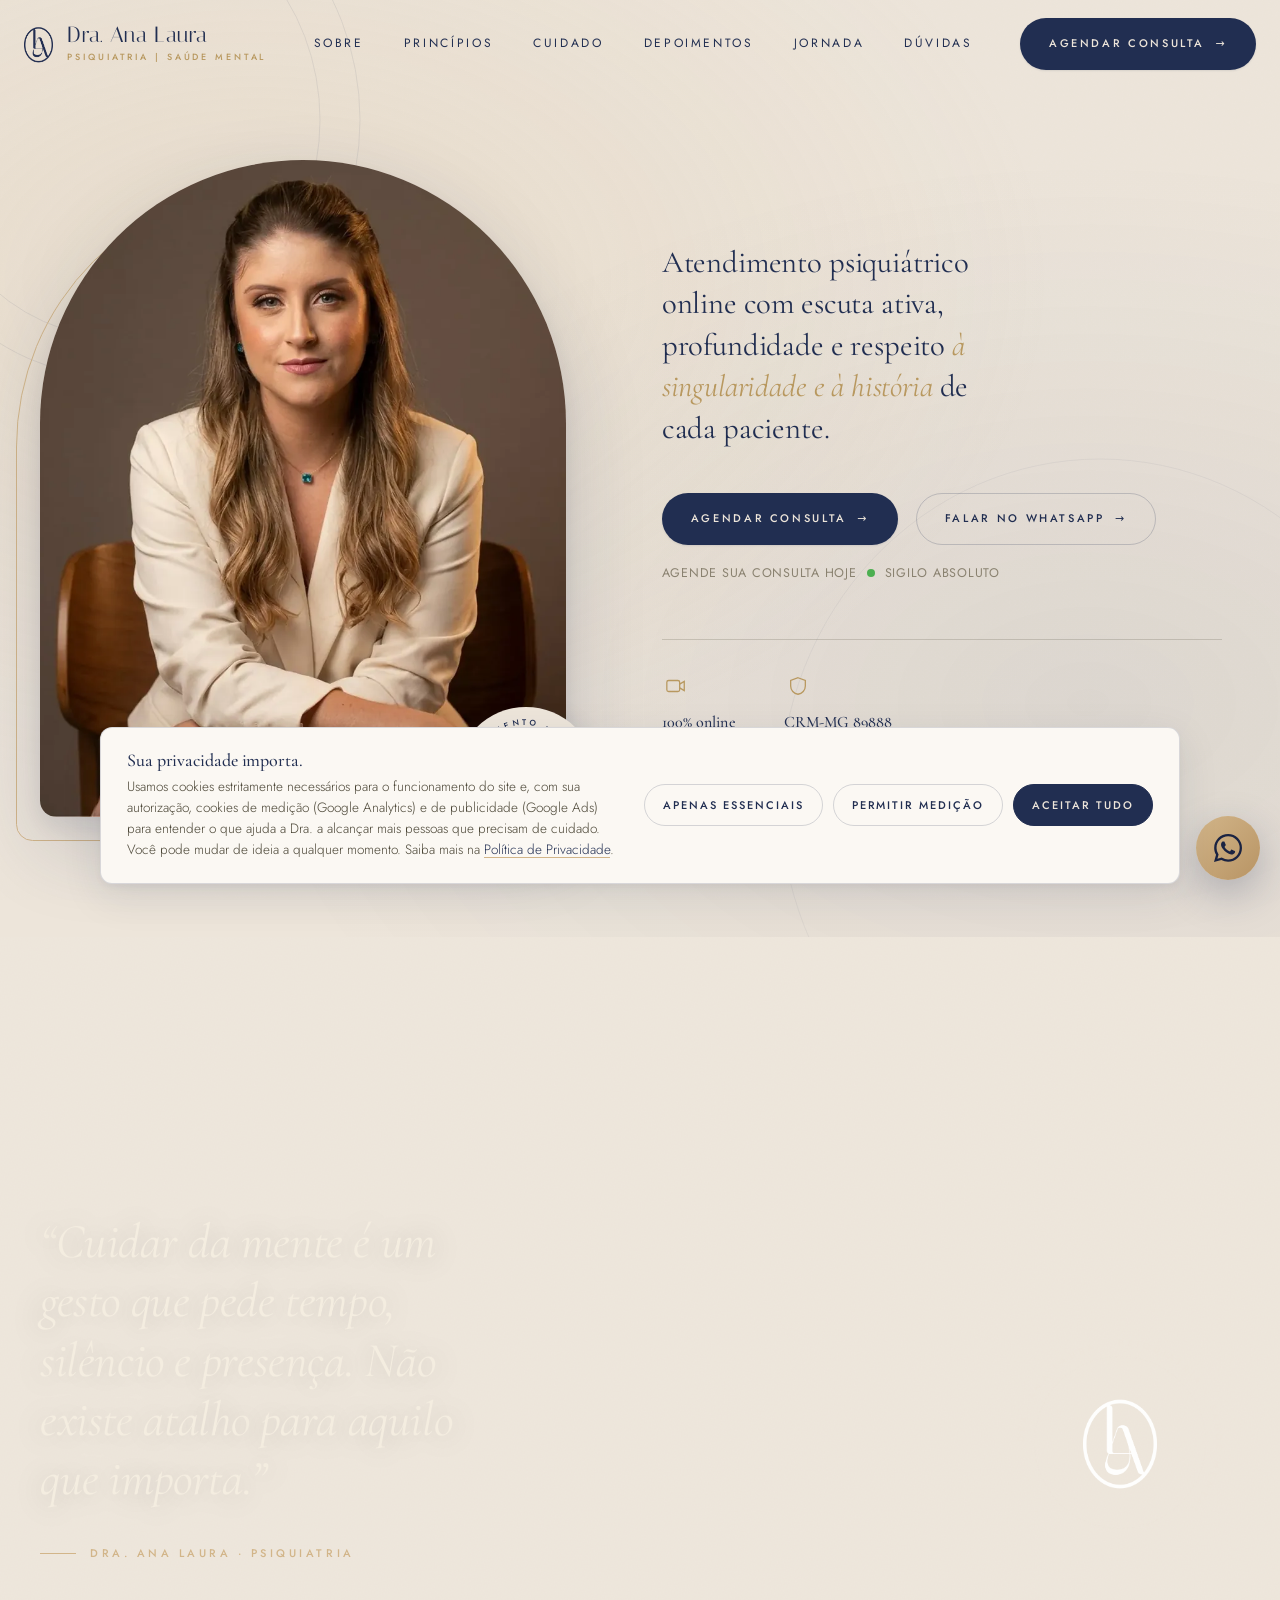
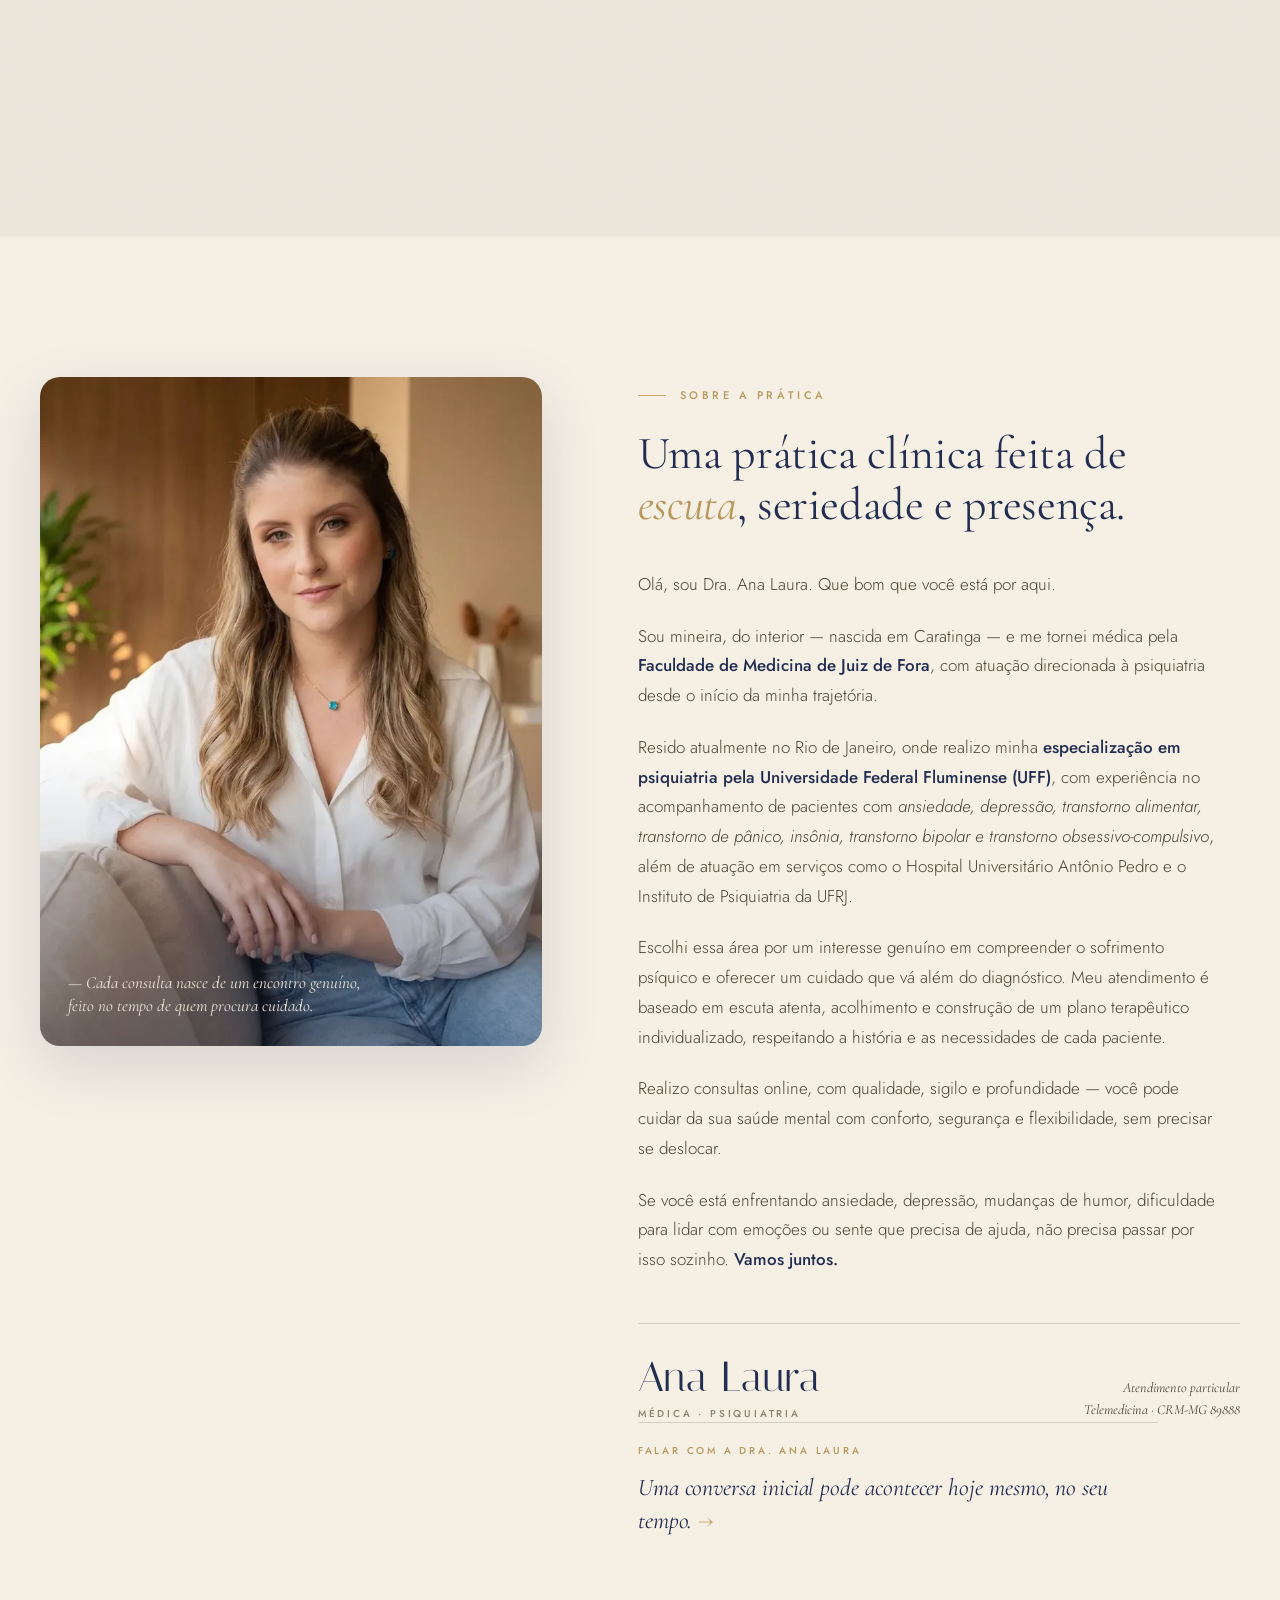
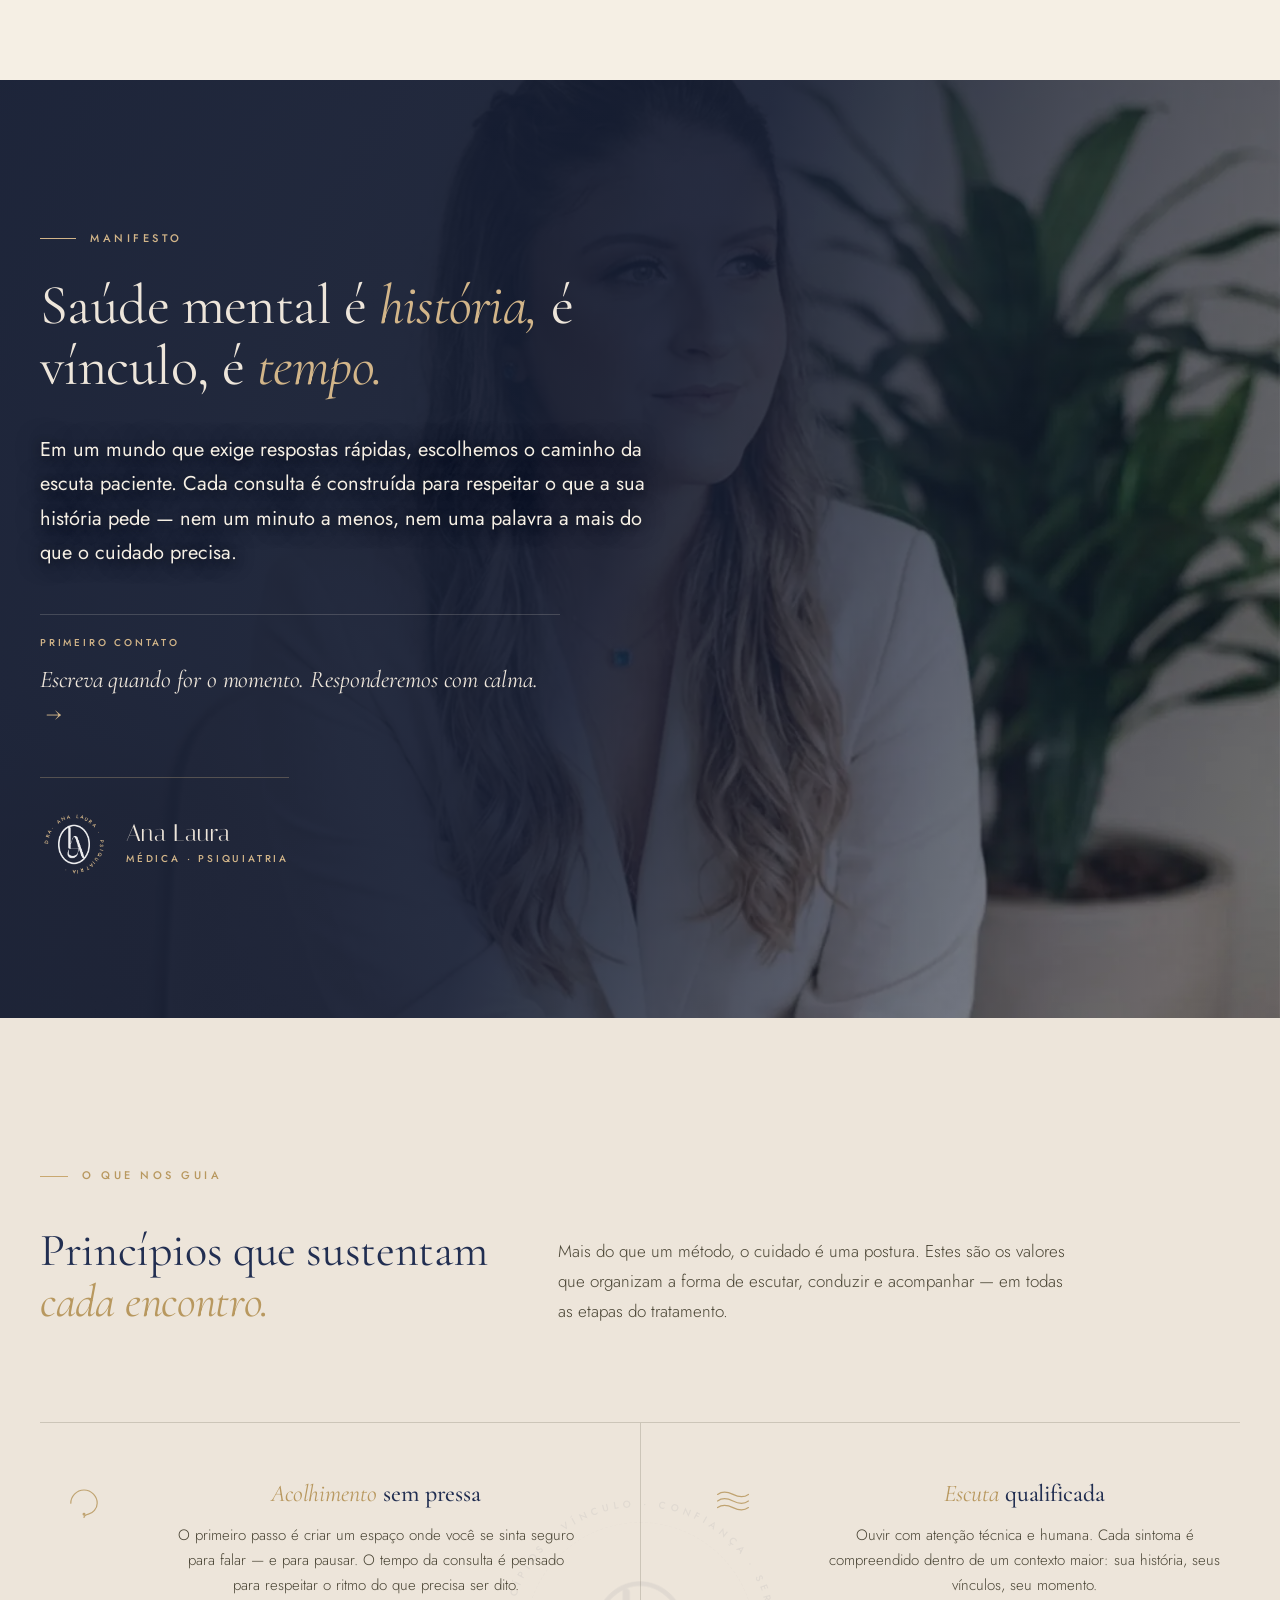
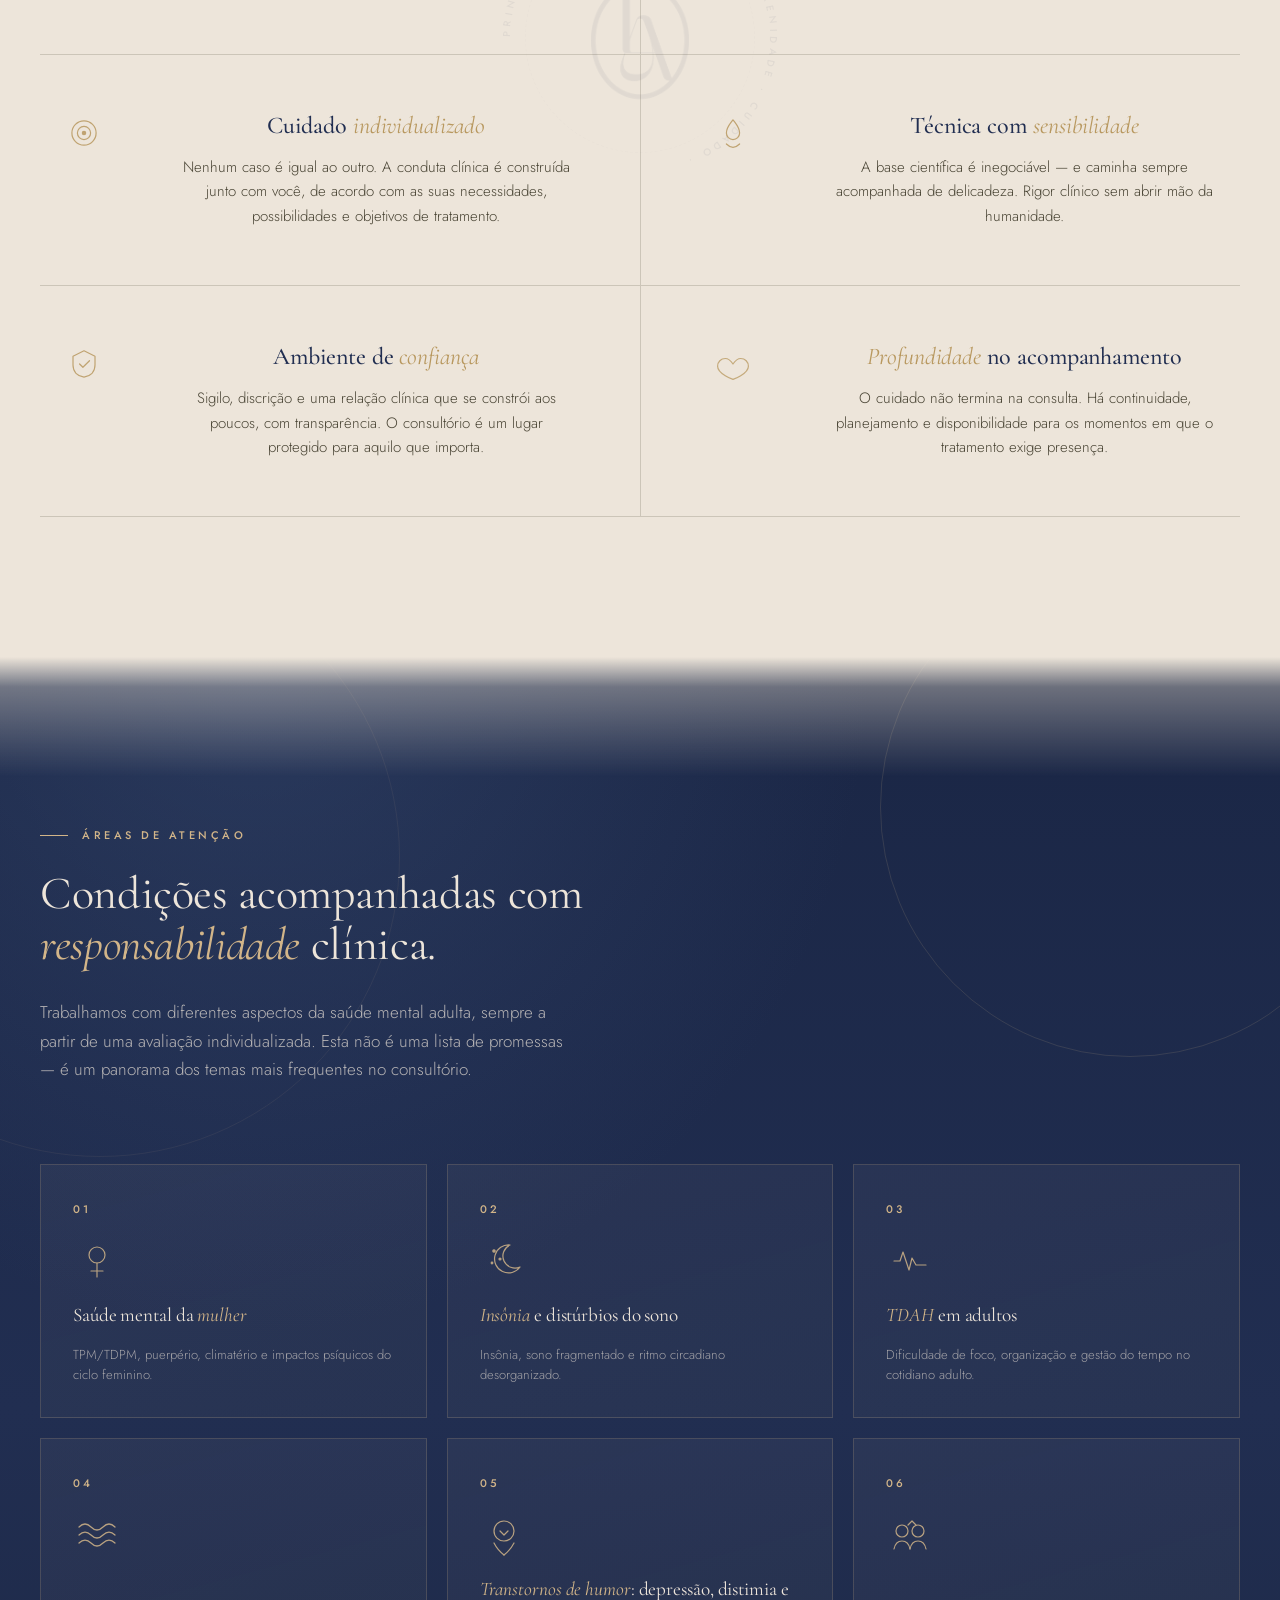
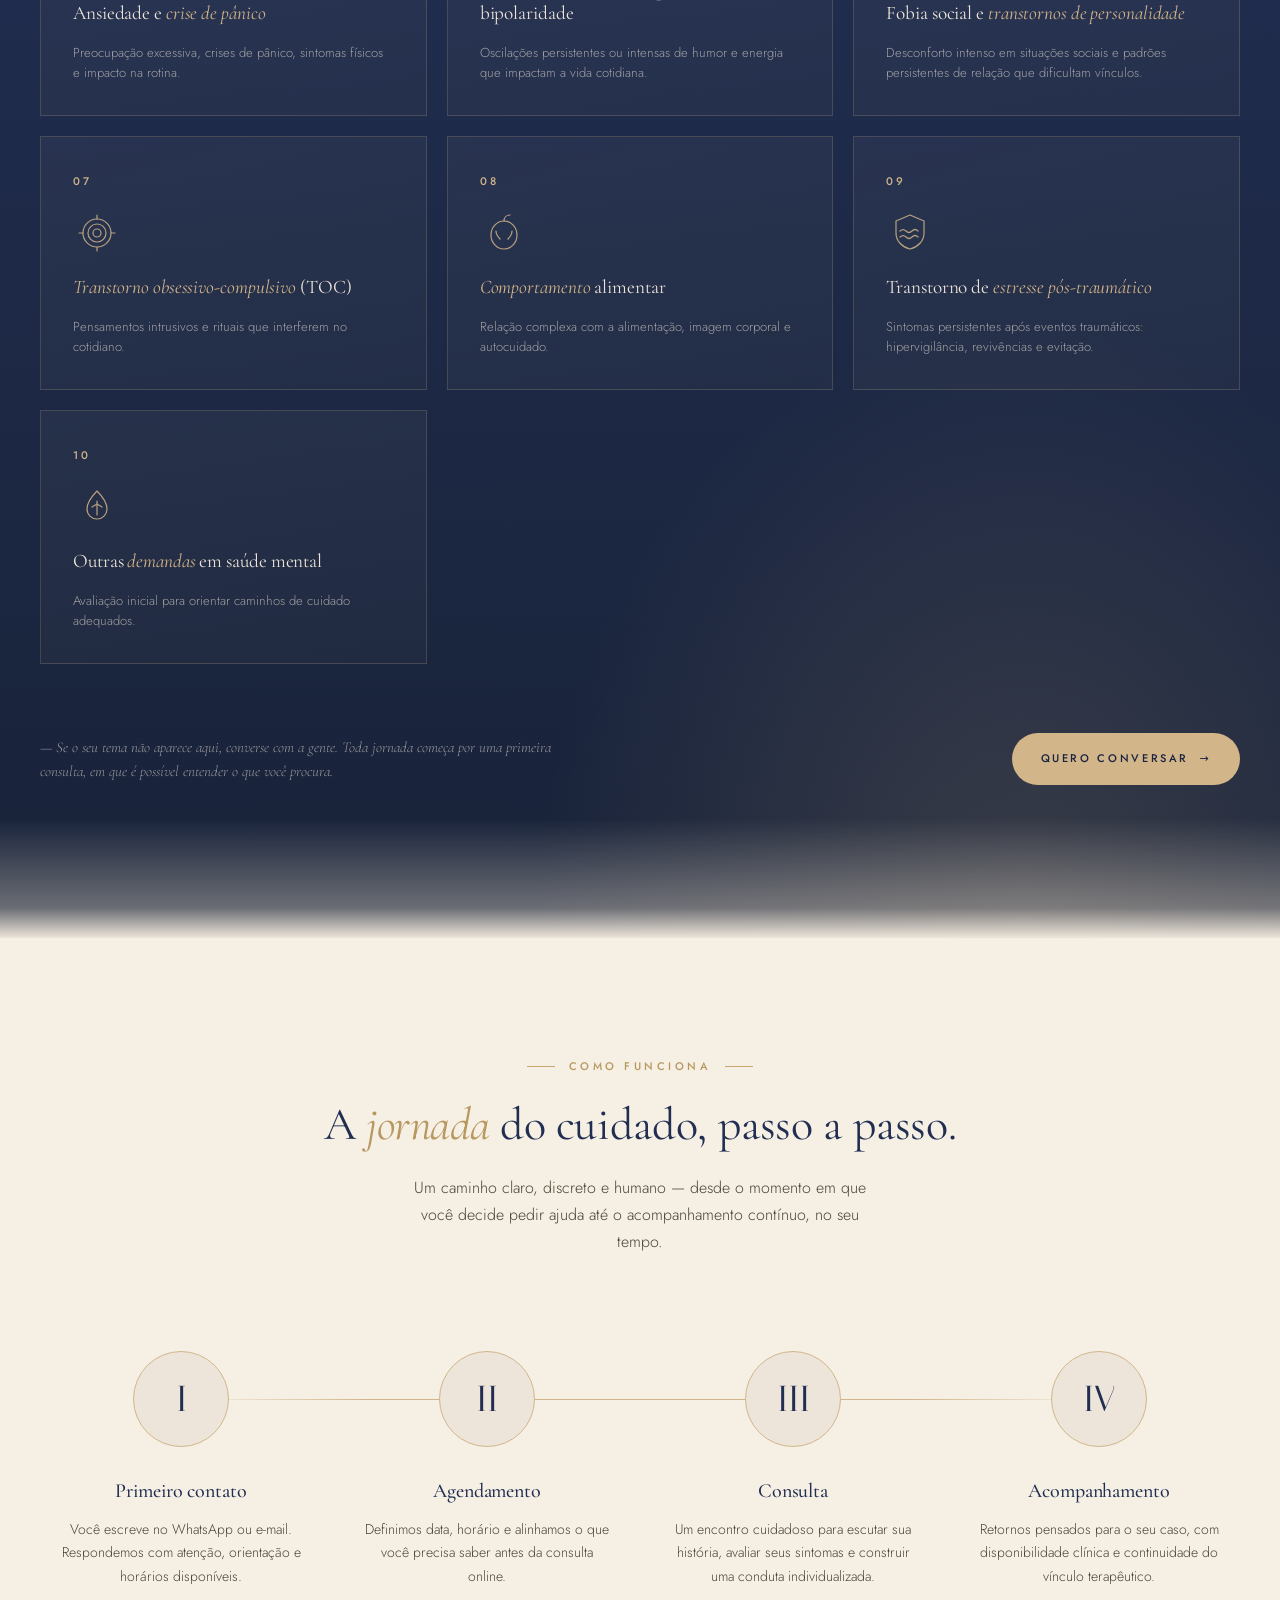
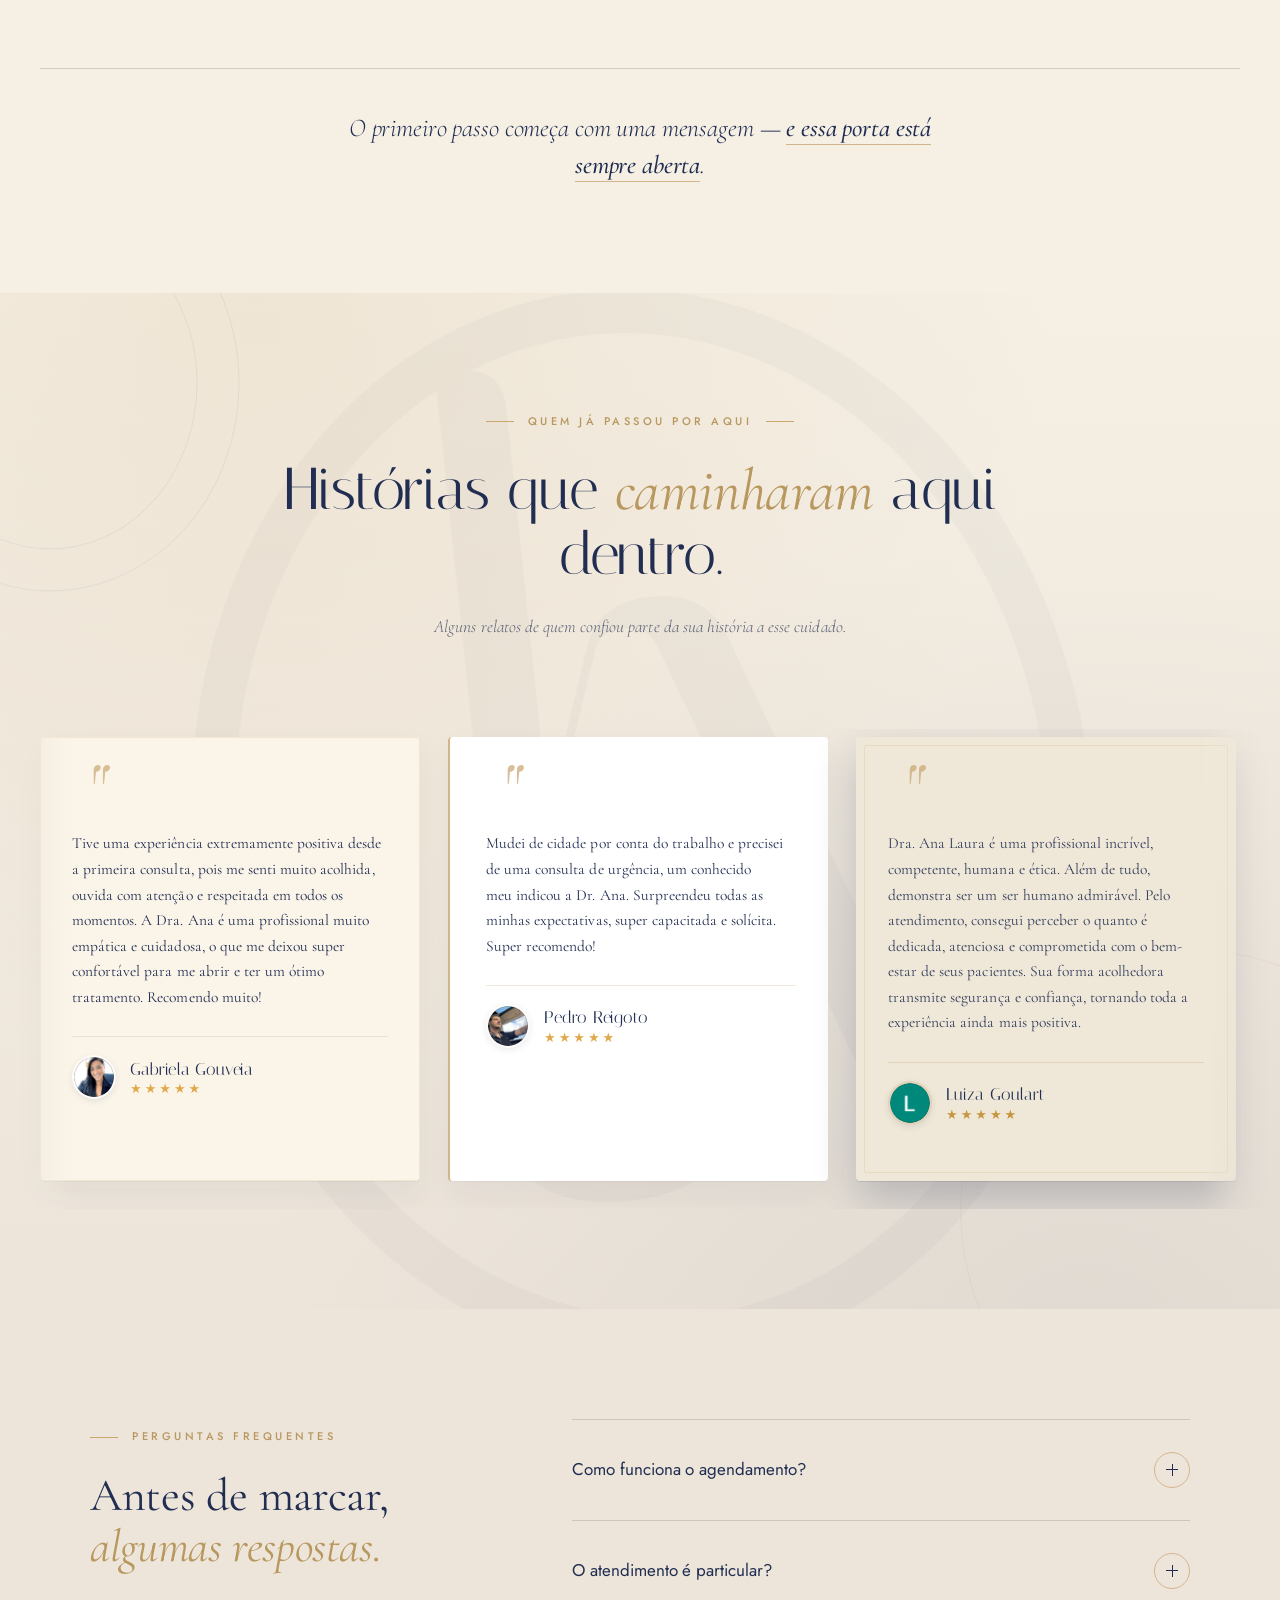
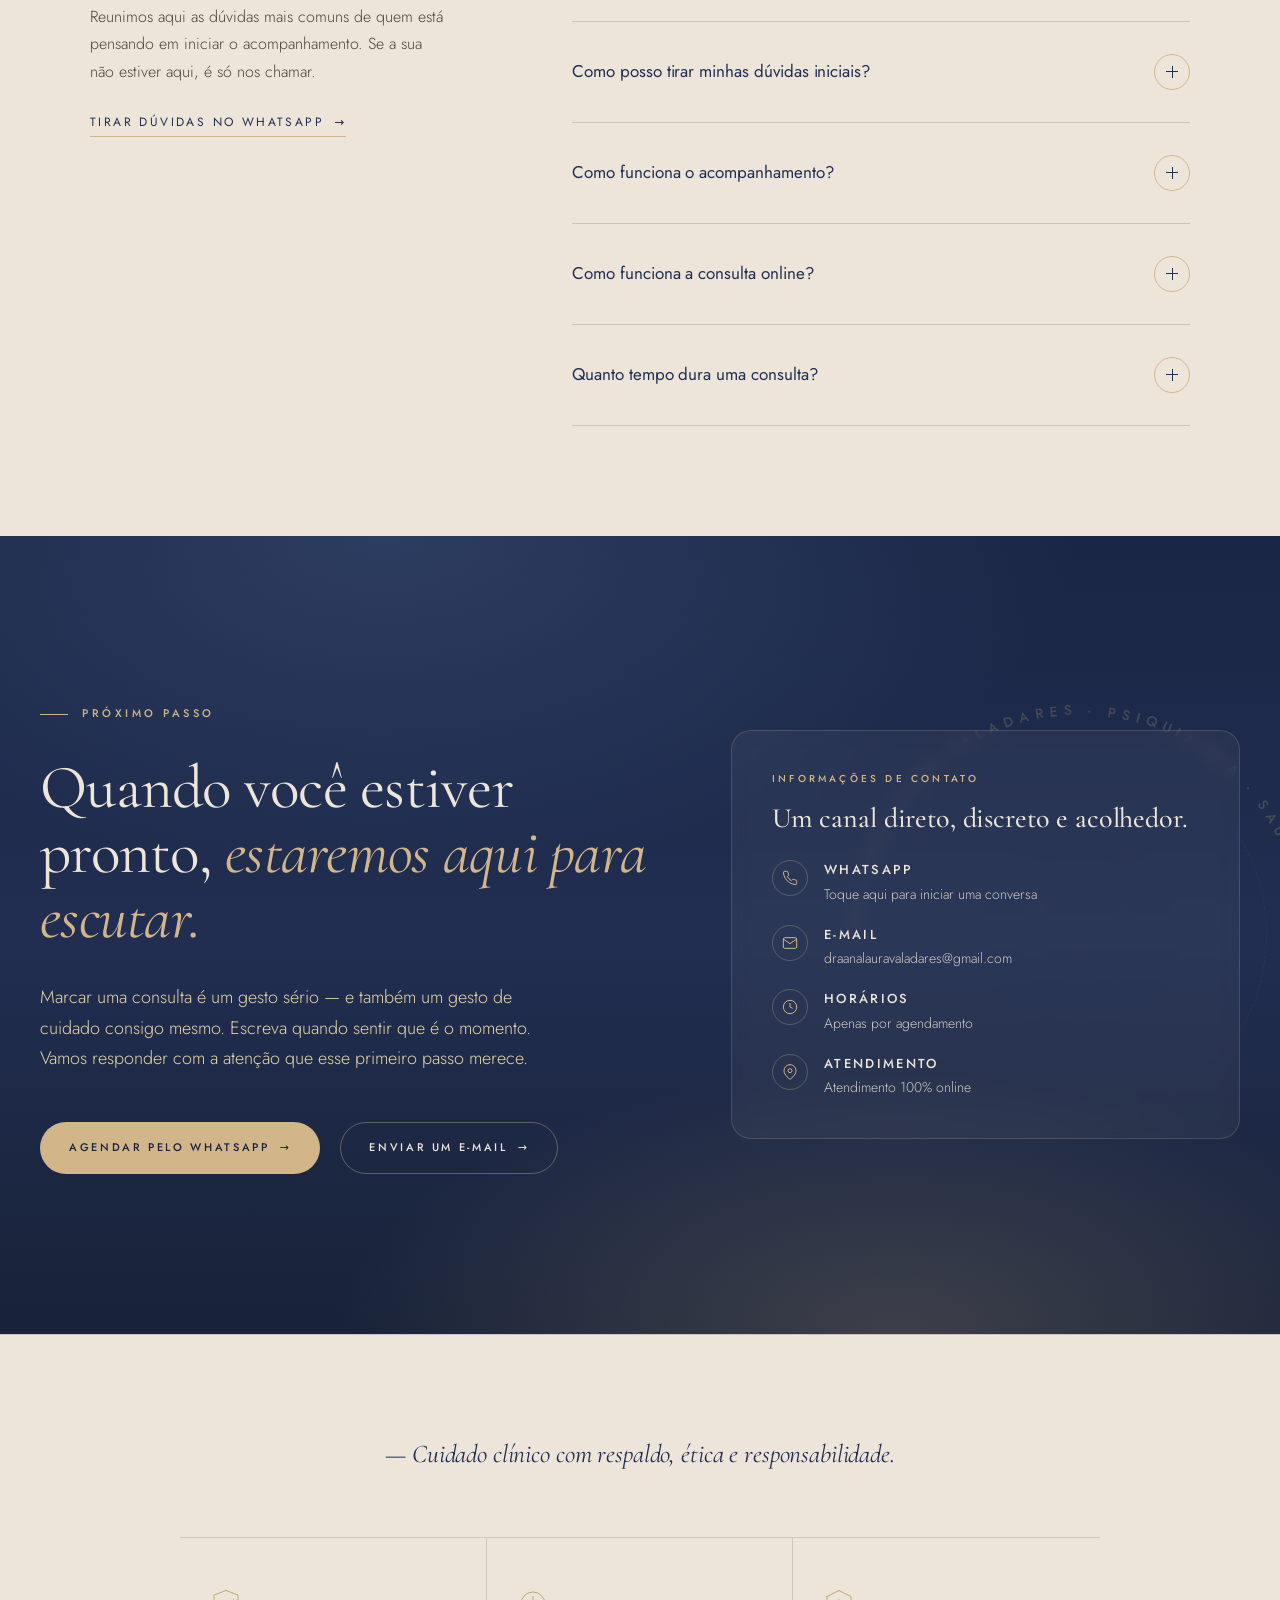
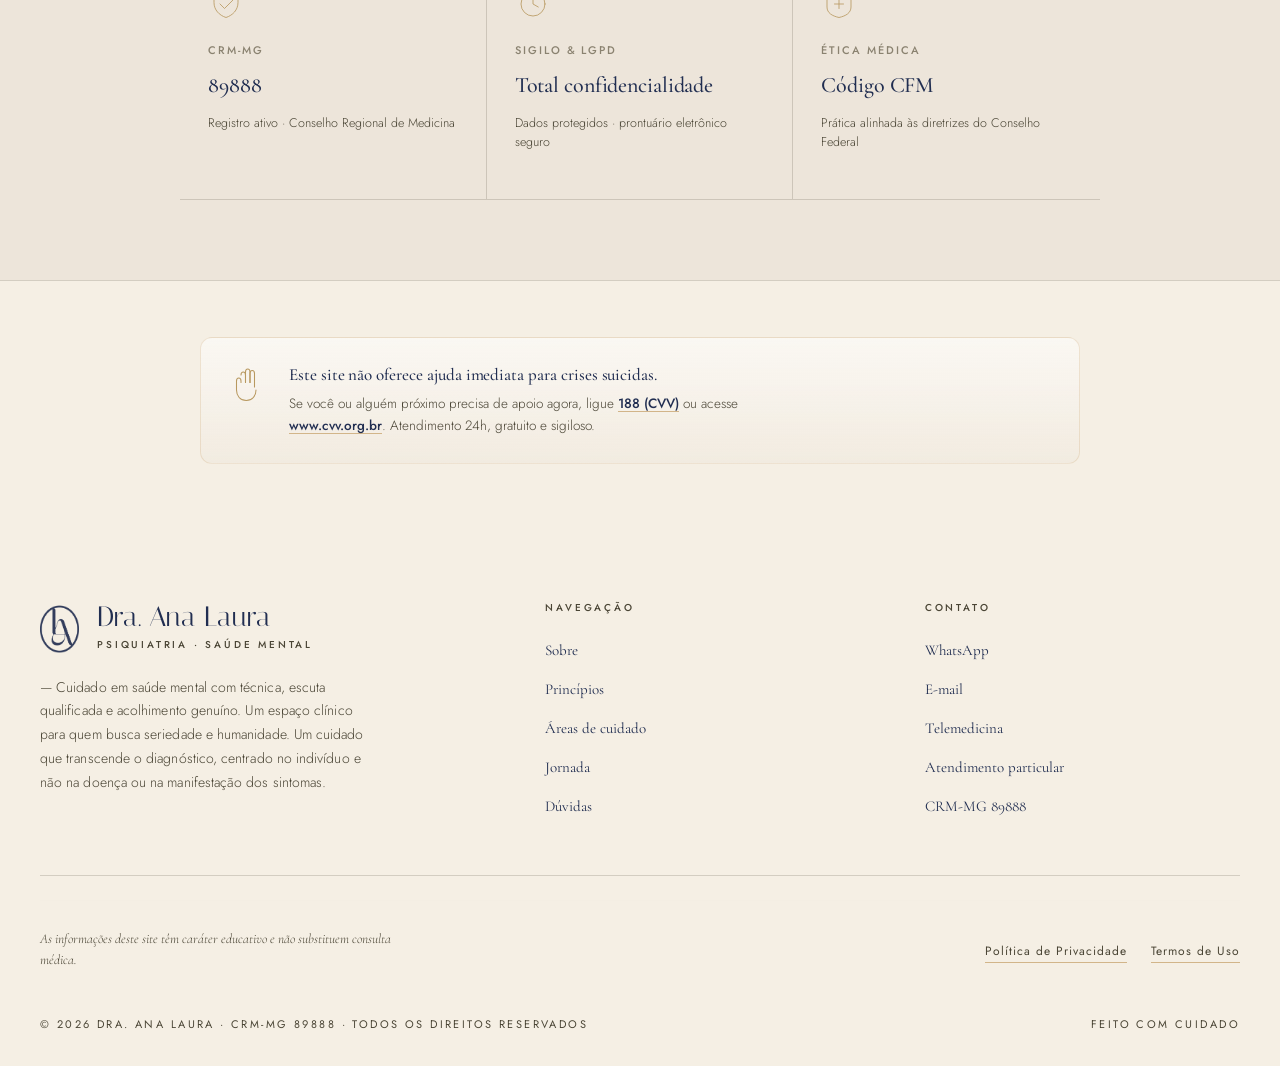
<file: index.html>
<!doctype html>
<html lang="pt-BR">
<head>
<meta charset="utf-8">
<meta name="viewport" content="width=device-width, initial-scale=1">
<title>Dra. Ana Laura Valadares · Psiquiatria e Saúde Mental Online · CRM-MG 89888</title>
<meta name="description" content="Atendimento online em saúde mental com Dra. Ana Laura Valadares, com especialização em psiquiatria pela UFF. Consultas de até 1h30. Agende hoje.">
<meta name="author" content="Dra. Ana Laura Valadares">
<meta name="theme-color" content="#212e51">
<meta name="robots" content="index, follow, max-image-preview:large">
<link rel="canonical" href="https://www.psqdraanalaura.com.br/">

<!-- Open Graph / WhatsApp / Facebook / LinkedIn preview -->
<meta property="og:type" content="website">
<meta property="og:locale" content="pt_BR">
<meta property="og:site_name" content="Dra. Ana Laura Valadares">
<meta property="og:title" content="Dra. Ana Laura Valadares · Psiquiatria e Saúde Mental Online">
<meta property="og:description" content="Atendimento online em saúde mental com escuta atenta, sigilo e cuidado individualizado. CRM-MG 89888.">
<meta property="og:url" content="https://www.psqdraanalaura.com.br/">
<meta property="og:image" content="https://www.psqdraanalaura.com.br/assets/portrait_studio.jpeg">
<meta property="og:image:alt" content="Retrato de Dra. Ana Laura Valadares">
<meta property="og:image:width" content="1200">
<meta property="og:image:height" content="630">

<!-- Twitter -->
<meta name="twitter:card" content="summary_large_image">
<meta name="twitter:title" content="Dra. Ana Laura Valadares · Psiquiatria online">
<meta name="twitter:description" content="Atendimento online em saúde mental com escuta atenta e cuidado individualizado. CRM-MG 89888.">
<meta name="twitter:image" content="https://www.psqdraanalaura.com.br/assets/portrait_studio.jpeg">

<!-- Favicons -->
<link rel="icon" href="assets/logo_mark.png">
<link rel="apple-touch-icon" href="assets/logo_mark.png">

<!-- Performance: connect to font + analytics origins early -->
<link rel="preconnect" href="https://fonts.googleapis.com">
<link rel="preconnect" href="https://fonts.gstatic.com" crossorigin>
<link rel="preconnect" href="https://www.googletagmanager.com">
<link rel="preconnect" href="https://www.google-analytics.com">
<link rel="preload" as="image" imagesrcset="assets/portrait_studio_sm.webp 900w, assets/portrait_studio.webp 1200w" imagesizes="(max-width: 600px) 100vw, 50vw" type="image/webp" fetchpriority="high">

<!-- Google Fonts: non-blocking load (preload + onload swap)
     Weights audited against styles.css usage on 2026-05-08:
       Cormorant Garamond: 300, 400, 500, 700, italic 400
       Jost: 300, 400, 500
       Italiana: 400 -->
<link rel="preload" as="style" href="https://fonts.googleapis.com/css2?family=Cormorant+Garamond:ital,wght@0,300;0,400;0,500;0,700;1,400&family=Italiana&family=Jost:wght@300;400;500&display=swap" onload="this.onload=null;this.rel='stylesheet'">
<noscript><link rel="stylesheet" href="https://fonts.googleapis.com/css2?family=Cormorant+Garamond:ital,wght@0,300;0,400;0,500;0,700;1,400&family=Italiana&family=Jost:wght@300;400;500&display=swap"></noscript>

<!-- ============================================================
     Google Consent Mode v2 (LGPD-friendly: nothing tracks until consent)
     Replace G-V80CXY51QP (GA4) and AW-18126057890 (Google Ads) below.
     Conversion labels: see GOOGLE-ADS-SETUP.md
     ============================================================ -->
<script>
  window.dataLayer = window.dataLayer || [];
  function gtag(){ dataLayer.push(arguments); }
  // Default state: deny everything — site stays cookieless until user consents
  gtag('consent', 'default', {
    ad_storage: 'denied',
    ad_user_data: 'denied',
    ad_personalization: 'denied',
    analytics_storage: 'denied',
    functionality_storage: 'granted',
    security_storage: 'granted',
    wait_for_update: 500
  });
  gtag('set', 'ads_data_redaction', true);
  gtag('set', 'url_passthrough', true);
  // Restore prior choice if any (set by the cookie banner)
  try {
    var saved = JSON.parse(localStorage.getItem('cookie_consent_v1') || 'null');
    if (saved && saved.choice === 'all') {
      gtag('consent', 'update', {
        ad_storage: 'granted', ad_user_data: 'granted',
        ad_personalization: 'granted', analytics_storage: 'granted'
      });
    } else if (saved && saved.choice === 'analytics') {
      gtag('consent', 'update', { analytics_storage: 'granted' });
    }
  } catch(e) {}
</script>
<script async src="https://www.googletagmanager.com/gtag/js?id=G-V80CXY51QP"></script>
<script>
  gtag('js', new Date());
  gtag('config', 'G-V80CXY51QP', { send_page_view: true, anonymize_ip: true });
  gtag('config', 'AW-18126057890');
  // TEMPORÁRIO — registra conta Ads legada AW-18068581578 pro disparo paralelo
  // de conversões funcionar (ver bloco LEGACY_LABEL_MAP em assets/js/lead-capture.js).
  // Sem este config, gtag descarta silenciosamente eventos com send_to apontando
  // pra essa propriedade. Reverter junto com o bloco LEGACY quando o Tag Assistant
  // da conta ativa estiver detectando 100% sem precisar da legada.
  gtag('config', 'AW-18068581578');
</script>

<!-- Google Tag GT-WP4R3RQS ("TAG ADS 157") — restaura entrega de eventos
     às ações de conversão (Qualified Lead, WhatsApp Click, Email Click)
     da conta Ads ATIVA 157-384-9495. Container reconfigurado no painel pra
     apontar pra AW-18126057890 + G-V80CXY51QP. Reusa dataLayer/gtag já
     declarados acima — não duplicar. -->
<script async src="https://www.googletagmanager.com/gtag/js?id=GT-WP4R3RQS"></script>
<script>gtag('config', 'GT-WP4R3RQS');</script>

<!-- Design tokens inlined to eliminate render-blocking request (was assets/tokens.css) -->
<style>
:root{--navy-900:#1a2342;--navy-800:#212e51;--navy-700:#222e52;--navy-600:#2e3a5e;--navy-500:#4a5678;--champagne-700:#b8985f;--champagne-600:#c9a870;--champagne-500:#d2b589;--champagne-400:#ddc4a0;--champagne-300:#e8d5b8;--ivory-100:#fbf8f3;--ivory-200:#f5efe4;--cream-300:#ede5da;--cream-400:#e8e0d2;--pearl-300:#ebe5e0;--pearl-400:#d8d0c7;--pearl-500:#b8ad9e;--fg-1:var(--navy-800);--fg-2:#4a4535;--fg-3:#8a8270;--fg-inverse:var(--ivory-100);--bg-1:var(--ivory-200);--bg-2:var(--cream-300);--bg-3:var(--pearl-300);--bg-dark:var(--navy-800);--border-1:rgba(33,46,81,.08);--border-2:rgba(33,46,81,.16);--border-strong:var(--navy-800);--hairline:rgba(74,69,53,.20);--accent:var(--champagne-500);--accent-hover:var(--champagne-600);--accent-press:var(--champagne-700);--font-display:'Italiana','Cormorant Garamond',serif;--font-serif:'Cormorant Garamond','Cormorant',Georgia,serif;--font-sans:'Jost','Helvetica Neue',system-ui,sans-serif;--fs-display:clamp(56px,8vw,120px);--fs-h1:clamp(40px,5vw,72px);--fs-h2:clamp(32px,3.5vw,48px);--fs-h3:28px;--fs-h4:22px;--fs-body:17px;--fs-body-sm:15px;--fs-caption:13px;--fs-eyebrow:12px;--ls-eyebrow:.28em;--ls-label:.14em;--ls-tight:-.01em;--lh-display:.95;--lh-heading:1.1;--lh-body:1.6;--sp-1:4px;--sp-2:8px;--sp-3:12px;--sp-4:16px;--sp-5:24px;--sp-6:32px;--sp-7:48px;--sp-8:64px;--sp-9:96px;--sp-10:128px;--r-none:0;--r-sm:2px;--r-md:6px;--r-lg:12px;--r-xl:20px;--r-pill:999px;--shadow-1:0 1px 2px rgba(33,46,81,.04),0 1px 1px rgba(33,46,81,.03);--shadow-2:0 4px 16px rgba(33,46,81,.06),0 2px 4px rgba(33,46,81,.04);--shadow-3:0 12px 40px rgba(33,46,81,.10),0 4px 10px rgba(33,46,81,.05);--shadow-focus:0 0 0 3px rgba(210,181,137,.35);--ease-out:cubic-bezier(.22,.61,.36,1);--ease-in-out:cubic-bezier(.65,0,.35,1);--dur-fast:160ms;--dur-med:320ms;--dur-slow:600ms;--measure-text:62ch;--container:1200px}
html,body{font-family:var(--font-sans);font-size:var(--fs-body);line-height:var(--lh-body);color:var(--fg-1);background:var(--bg-1);-webkit-font-smoothing:antialiased;text-rendering:optimizeLegibility}
.display{font-family:var(--font-display);font-size:var(--fs-display);line-height:var(--lh-display);letter-spacing:var(--ls-tight);color:var(--navy-800);font-weight:400}
h1,.h1{font-family:var(--font-serif);font-size:var(--fs-h1);line-height:var(--lh-heading);font-weight:500;color:var(--navy-800);letter-spacing:-.005em}
h2,.h2{font-family:var(--font-serif);font-size:var(--fs-h2);line-height:var(--lh-heading);font-weight:500;color:var(--navy-800)}
h3,.h3{font-family:var(--font-serif);font-size:var(--fs-h3);line-height:1.25;font-weight:500;color:var(--navy-800)}
h4,.h4{font-family:var(--font-sans);font-size:var(--fs-h4);font-weight:500;color:var(--navy-800);letter-spacing:.01em}
p,.body{font-family:var(--font-sans);font-size:var(--fs-body);line-height:var(--lh-body);color:var(--fg-2);max-width:var(--measure-text);font-weight:300}
.eyebrow{font-family:var(--font-sans);font-size:var(--fs-eyebrow);letter-spacing:var(--ls-eyebrow);text-transform:uppercase;font-weight:500;color:var(--champagne-700)}
.label{font-family:var(--font-sans);font-size:var(--fs-caption);letter-spacing:var(--ls-label);text-transform:uppercase;font-weight:500;color:var(--fg-2)}
.caption{font-family:var(--font-serif);font-size:var(--fs-caption);font-style:italic;color:var(--fg-3);font-weight:400}
.quote{font-family:var(--font-serif);font-style:italic;font-size:26px;line-height:1.35;color:var(--navy-800);font-weight:400}
</style>
<link rel="stylesheet" href="styles.css?v=35">

<!-- No-JS fallback: keep all .reveal content visible if JS is disabled -->
<noscript><style>.reveal{opacity:1!important;transform:none!important}</style></noscript>

<!-- Structured data for search engines -->
<script type="application/ld+json">
{
  "@context": "https://schema.org",
  "@type": "Physician",
  "name": "Dra. Ana Laura Valadares",
  "medicalSpecialty": "Psychiatric",
  "url": "https://www.psqdraanalaura.com.br/",
  "image": "https://www.psqdraanalaura.com.br/assets/portrait_studio.jpeg",
  "description": "Médica psiquiatra. Atendimento online em saúde mental.",
  "identifier": "CRM-MG 89888",
  "availableService": {
    "@type": "MedicalTherapy",
    "name": "Consulta psiquiátrica online (telemedicina)"
  },
  "telephone": "+5531971546161",
  "email": "draanalauravaladares@gmail.com",
  "areaServed": "BR",
  "knowsLanguage": "pt-BR"
}
</script>
</head>
<body>
<a href="#main" class="skip-link">Pular para o conteúdo</a>

<!-- ============================= HEADER ============================= -->
<header class="header" id="siteHeader">
  <div class="header__inner">
    <a href="#top" class="brand">
      <img src="assets/logo_mark.webp" alt="" class="brand__mark" width="42" height="60" decoding="async">
      <div>
        <div class="brand__name">Dra. Ana Laura</div>
        <div class="brand__tag">Psiquiatria | Saúde mental</div>
      </div>
    </a>
    <nav class="nav">
      <a href="#sobre">Sobre</a>
      <a href="#principios">Princípios</a>
      <a href="#cuidado">Cuidado</a>
      <a href="#depoimentos">Depoimentos</a>
      <a href="#jornada">Jornada</a>
      <a href="#duvidas">Dúvidas</a>
    </nav>
    <a href="https://wa.me/5531971546161" target="_blank" rel="noopener" class="btn btn--primary" data-button-location="header_desktop">Agendar consulta <span class="arrow">→</span></a>
    <button class="nav-toggle" id="navToggle" aria-label="Abrir menu" aria-controls="mobileMenu" aria-expanded="false">
      <svg viewBox="0 0 24 24" fill="none" stroke="currentColor" stroke-width="1.5"><path d="M3 7h18M3 12h18M3 17h18"/></svg>
    </button>
  </div>
</header>

<!-- Mobile menu -->
<div class="mobile-menu" id="mobileMenu">
  <button class="mobile-menu__close" id="mobileClose" aria-label="Fechar">
    <svg width="28" height="28" viewBox="0 0 24 24" fill="none" stroke="currentColor" stroke-width="1.5"><path d="M6 6l12 12M18 6L6 18"/></svg>
  </button>
  <nav>
    <a href="#sobre" data-close>Sobre</a>
    <a href="#principios" data-close>Princípios</a>
    <a href="#cuidado" data-close>Cuidado</a>
    <a href="#depoimentos" data-close>Depoimentos</a>
    <a href="#jornada" data-close>Jornada</a>
    <a href="#duvidas" data-close>Dúvidas</a>
    <a href="#contato" data-close>Contato</a>
  </nav>
  <a href="https://wa.me/5531971546161" target="_blank" rel="noopener" class="btn btn--primary" data-close data-button-location="header_mobile">Agendar consulta <span class="arrow">→</span></a>
</div>

<main id="main">
<!-- ============================= HERO ============================= -->
<section class="hero" id="top">
  <!-- decorative arcs inspired by the monogram oval -->
  <svg class="hero__decor hero__decor--tl" viewBox="0 0 520 520" fill="none" stroke="currentColor" stroke-width="1">
    <ellipse cx="260" cy="260" rx="240" ry="258"/>
    <ellipse cx="260" cy="260" rx="200" ry="218"/>
  </svg>
  <svg class="hero__decor hero__decor--br" viewBox="0 0 680 680" fill="none" stroke="currentColor" stroke-width="1">
    <ellipse cx="340" cy="340" rx="320" ry="338"/>
  </svg>

  <div class="hero__inner">
    <div class="hero__copy reveal">
      <h1 class="hero__lede">
        Atendimento psiquiátrico online com escuta ativa, profundidade e respeito <em>à singularidade e à história</em> de cada paciente.
      </h1>
      <div class="hero__actions">
        <a href="https://wa.me/5531971546161" target="_blank" rel="noopener" class="btn btn--primary" data-button-location="hero_primary">Agendar consulta <span class="arrow">→</span></a>
        <a href="https://wa.me/5531971546161?text=Ol%C3%A1!%20Vim%20pelo%20site%20e%20tenho%20algumas%20d%C3%BAvidas%20sobre%20as%20consultas%20da%20Dra.%20Ana%20Laura." target="_blank" rel="noopener noreferrer" class="btn btn--ghost" data-button-location="hero_secondary" data-wa-direct>
          Falar no WhatsApp <span class="arrow">→</span>
        </a>
      </div>
      <p class="hero__microcopy">
        <span>Agende sua consulta hoje</span>
        <span class="hero__microcopy-dot" aria-hidden="true"></span>
        <span>Sigilo absoluto</span>
      </p>
            <div class="hero__credentials">
        <div>
          <span class="cred-icon" aria-hidden="true">
            <svg viewBox="0 0 24 24" fill="none" stroke="currentColor" stroke-width="1.4"><rect x="2" y="6" width="14" height="12" rx="2"/><path d="M16 10l5-3v10l-5-3"/></svg>
          </span>
          <span class="cred-v">100% online</span>
        </div>
        <div>
          <span class="cred-icon" aria-hidden="true">
            <svg viewBox="0 0 24 24" fill="none" stroke="currentColor" stroke-width="1.4"><path d="M12 3l8 3v6c0 4.5-3.4 8.4-8 9-4.6-.6-8-4.5-8-9V6z"/></svg>
          </span>
          <span class="cred-v">CRM-MG 89888</span>
        </div>
      </div>
    </div>

    <div class="hero__visual reveal delay-2">
      <div class="hero__frame"></div>
      <div class="hero__portrait">
        <picture>
          <source type="image/webp" srcset="assets/portrait_studio_sm.webp 900w, assets/portrait_studio.webp 1200w" sizes="(max-width: 600px) 100vw, 50vw">
          <img src="assets/portrait_studio.jpeg" alt="Retrato de Dra. Ana Laura Valadares" width="1200" height="1500" fetchpriority="high" decoding="async">
        </picture>
      </div>
      <div class="hero__stamp">
        <svg viewBox="0 0 140 140" xmlns="http://www.w3.org/2000/svg">
          <defs>
            <path id="circlePath" d="M 70, 70 m -52, 0 a 52,52 0 1,1 104,0 a 52,52 0 1,1 -104,0"/>
          </defs>
          <text font-family="Jost, sans-serif" font-size="8.2" letter-spacing="3.2" fill="#212e51" font-weight="500">
            <textPath href="#circlePath" startOffset="0">
              ACOLHIMENTO · ESCUTA · TÉCNICA · PRESENÇA ·
            </textPath>
          </text>
        </svg>
        <div class="hero__stamp-mark">
          <img src="assets/logo_mark.webp" alt="" width="60" height="86" decoding="async">
        </div>
      </div>
    </div>
  </div>

</section>

<!-- ============================= GRADIENT BAND ============================= -->
<section class="gradient-band">
  <div class="gradient-band__noise"></div>
  <div class="gradient-band__inner">
    <div class="reveal">
      <p class="gradient-band__quote">
        <span class="mark">“</span>Cuidar da mente é um gesto que pede tempo, silêncio e presença. Não existe <em>atalho</em> para aquilo que importa.<span class="mark">”</span>
      </p>
      <div class="gradient-band__attribution">Dra. Ana Laura · Psiquiatria</div>
    </div>
    <div class="seal seal--lg gradient-band__seal reveal delay-1">
      <div class="seal__ring">
        <svg viewBox="0 0 240 240">
          <defs><path id="gbRing" d="M 120,120 m -96,0 a 96,96 0 1,1 192,0 a 96,96 0 1,1 -192,0"/></defs>
          <text font-family="Jost, sans-serif" font-size="9" letter-spacing="4" fill="currentColor" font-weight="500"><textPath href="#gbRing" startOffset="0">DRA. ANA LAURA · PSIQUIATRIA · SAÚDE MENTAL · </textPath></text>
        </svg>
      </div>
      <div class="seal__halo"></div>
      <div class="seal__core"><img src="assets/logo_mark.webp" alt="" width="120" height="172" loading="lazy" decoding="async"></div>
    </div>
  </div>
</section>

<!-- ============================= ABOUT ============================= -->
<section class="about" id="sobre">
  <div class="about__inner">
    <div class="about__visual reveal">
      <picture>
        <source type="image/webp" srcset="assets/ana_03_sm.webp 900w, assets/ana_03.webp 1400w" sizes="(max-width: 600px) 100vw, 50vw">
        <img src="assets/ana_03.png" alt="Dra. Ana Laura em sessão de fotos" width="1200" height="1306" loading="lazy" decoding="async">
      </picture>
      <div class="about__visual-caption">
        — Cada consulta nasce de um encontro genuíno,<br>feito no tempo de quem procura cuidado.
      </div>
    </div>

    <div class="about__content reveal delay-1">
      <div class="about__eyebrow">Sobre a prática</div>
      <h2 class="about__title">
        Uma prática clínica feita de <span class="italic">escuta</span>, seriedade e presença.
      </h2>
      <div class="about__body">
        <p>
          Olá, sou Dra. Ana Laura. Que bom que você está por aqui.
        </p>
        <p>
          Sou mineira, do interior — nascida em Caratinga — e me tornei médica pela <strong>Faculdade de Medicina de Juiz de Fora</strong>, com atuação direcionada à psiquiatria desde o início da minha trajetória.
        </p>
        <p>
          Resido atualmente no Rio de Janeiro, onde realizo minha <strong>especialização em psiquiatria pela Universidade Federal Fluminense (UFF)</strong>, com experiência no acompanhamento de pacientes com <em>ansiedade, depressão, transtorno alimentar, transtorno de pânico, insônia, transtorno bipolar e transtorno obsessivo-compulsivo</em>, além de atuação em serviços como o Hospital Universitário Antônio Pedro e o Instituto de Psiquiatria da UFRJ.
        </p>
        <p>
          Escolhi essa área por um interesse genuíno em compreender o sofrimento psíquico e oferecer um cuidado que vá além do diagnóstico. Meu atendimento é baseado em escuta atenta, acolhimento e construção de um plano terapêutico individualizado, respeitando a história e as necessidades de cada paciente.
        </p>
        <p>
          Realizo consultas online, com qualidade, sigilo e profundidade — você pode cuidar da sua saúde mental com conforto, segurança e flexibilidade, sem precisar se deslocar.
        </p>
        <p>
          Se você está enfrentando ansiedade, depressão, mudanças de humor, dificuldade para lidar com emoções ou sente que precisa de ajuda, não precisa passar por isso sozinho. <strong>Vamos juntos.</strong>
        </p>
      </div>

      <div class="about__signature">
        <div>
          <div class="about__sig-name">Ana Laura</div>
          <div class="about__sig-role">Médica · Psiquiatria</div>
        </div>
        <div class="about__sig-credentials">
          Atendimento particular<br>
          Telemedicina · CRM-MG 89888
        </div>
      </div>

      <a href="https://wa.me/5531971546161?text=Ol%C3%A1!%20Vim%20pelo%20site%20e%20tenho%20algumas%20d%C3%BAvidas%20sobre%20as%20consultas%20da%20Dra.%20Ana%20Laura." target="_blank" rel="noopener noreferrer" class="wa-whisper" data-button-location="about_block" data-wa-direct>
        <span class="wa-whisper__label">Falar com a Dra. Ana Laura</span>
        <span class="wa-whisper__text">Uma conversa inicial pode acontecer hoje mesmo, <em>no seu tempo.</em></span>
      </a>
    </div>
  </div>
</section>

<!-- ============================= MANIFESTO (photo bg) ============================= -->
<section class="manifesto">
  <div class="manifesto__bg"></div>
  <div class="manifesto__inner">
    <div class="manifesto__copy reveal">
      <div class="manifesto__eyebrow">Manifesto</div>
      <h2 class="manifesto__title">
        Saúde mental é <span class="italic">história,</span> é vínculo,
        é <span class="italic">tempo.</span>
      </h2>
      <p class="manifesto__body">
        Em um mundo que exige respostas rápidas, escolhemos o caminho da escuta paciente. Cada consulta é construída para respeitar o que a sua história pede — nem um minuto a menos, nem uma palavra a mais do que o cuidado precisa.
      </p>
      <a href="https://wa.me/5531971546161?text=Ol%C3%A1!%20Vim%20pelo%20site%20e%20tenho%20algumas%20d%C3%BAvidas%20sobre%20as%20consultas%20da%20Dra.%20Ana%20Laura." target="_blank" rel="noopener noreferrer" class="wa-whisper wa-whisper--light" style="margin-bottom:44px;" data-button-location="manifesto" data-wa-direct>
        <span class="wa-whisper__label">Primeiro contato</span>
        <span class="wa-whisper__text">Escreva <em>quando for o momento.</em> Responderemos com calma.</span>
      </a>
      <div class="manifesto__signature">
        <div class="seal" style="width:68px;height:68px;color:var(--champagne-500);">
          <div class="seal__ring">
            <svg viewBox="0 0 68 68"><defs><path id="msRing" d="M 34,34 m -26,0 a 26,26 0 1,1 52,0 a 26,26 0 1,1 -52,0"/></defs><text font-family="Jost, sans-serif" font-size="5" letter-spacing="1.8" fill="currentColor" font-weight="500"><textPath href="#msRing" startOffset="0">DRA. ANA LAURA · PSIQUIATRIA · </textPath></text></svg>
          </div>
          <div class="seal__core" style="width:48%;height:48%;"><img src="assets/logo_mark.webp" alt="" width="32" height="46" loading="lazy" decoding="async" style="filter:brightness(0) invert(1);opacity:.92;"></div>
        </div>
        <div>
          <div class="manifesto__sig-text">Ana Laura</div>
          <div class="manifesto__sig-role">Médica · Psiquiatria</div>
        </div>
      </div>
    </div>
  </div>
</section>

<!-- ============================= VALUES ============================= -->
<section class="values" id="principios">
  <div class="seal seal--xl values__seal" aria-hidden="true">
    <div class="seal__ring">
      <svg viewBox="0 0 320 320">
        <defs><path id="valRing" d="M 160,160 m -130,0 a 130,130 0 1,1 260,0 a 130,130 0 1,1 -260,0"/></defs>
        <text font-family="Jost, sans-serif" font-size="10" letter-spacing="4.5" fill="currentColor" font-weight="500"><textPath href="#valRing" startOffset="0">PRINCÍPIOS · VÍNCULO · CONFIANÇA · SERENIDADE · CUIDADO · </textPath></text>
      </svg>
    </div>
    <div class="seal__halo"></div>
    <div class="seal__core"><img src="assets/logo_mark.webp" alt="" width="160" height="229" loading="lazy" decoding="async"></div>
  </div>
  <div class="values__inner">
    <div class="values__head reveal">
      <div>
        <div class="about__eyebrow">O que nos guia</div>
        <h2 class="values__title">
          Princípios que sustentam <span class="italic">cada encontro.</span>
        </h2>
      </div>
      <p class="values__lede">
        Mais do que um método, o cuidado é uma postura. Estes são os valores que organizam a forma de escutar, conduzir e acompanhar — em todas as etapas do tratamento.
      </p>
    </div>

    <div class="values__grid">
      <div class="value reveal">
        <div class="value__head">
          <div class="value__icon" aria-hidden="true"><svg viewBox="0 0 40 40" fill="none" stroke="currentColor" stroke-width="1.1" stroke-linecap="round" stroke-linejoin="round"><path d="M8 22c0-6 5-12 12-12s12 6 12 12c0 5-4 9-8 10-2 .5-4 1-4 3"/><circle cx="20" cy="32" r="0.8" fill="currentColor"/></svg></div>
        </div>
        <div class="value__body">
          <h3><em>Acolhimento</em> sem pressa</h3>
          <p>O primeiro passo é criar um espaço onde você se sinta seguro para falar — e para pausar. O tempo da consulta é pensado para respeitar o ritmo do que precisa ser dito.</p>
        </div>
      </div>

      <div class="value reveal delay-1">
        <div class="value__head">
          <div class="value__icon" aria-hidden="true"><svg viewBox="0 0 40 40" fill="none" stroke="currentColor" stroke-width="1.1" stroke-linecap="round" stroke-linejoin="round"><path d="M6 20c4-3 8-3 14 0s10 3 14 0"/><path d="M6 26c4-3 8-3 14 0s10 3 14 0"/><path d="M6 14c4-3 8-3 14 0s10 3 14 0"/></svg></div>
        </div>
        <div class="value__body">
          <h3><em>Escuta</em> qualificada</h3>
          <p>Ouvir com atenção técnica e humana. Cada sintoma é compreendido dentro de um contexto maior: sua história, seus vínculos, seu momento.</p>
        </div>
      </div>

      <div class="value reveal">
        <div class="value__head">
          <div class="value__icon" aria-hidden="true"><svg viewBox="0 0 40 40" fill="none" stroke="currentColor" stroke-width="1.1" stroke-linecap="round" stroke-linejoin="round"><circle cx="20" cy="20" r="11"/><circle cx="20" cy="20" r="6"/><circle cx="20" cy="20" r="1.5" fill="currentColor"/></svg></div>
        </div>
        <div class="value__body">
          <h3>Cuidado <em>individualizado</em></h3>
          <p>Nenhum caso é igual ao outro. A conduta clínica é construída junto com você, de acordo com as suas necessidades, possibilidades e objetivos de tratamento.</p>
        </div>
      </div>

      <div class="value reveal delay-1">
        <div class="value__head">
          <div class="value__icon" aria-hidden="true"><svg viewBox="0 0 40 40" fill="none" stroke="currentColor" stroke-width="1.1" stroke-linecap="round" stroke-linejoin="round"><path d="M20 8c-3 4-6 7-6 12a6 6 0 0 0 12 0c0-5-3-8-6-12z"/><path d="M14 30c2 2 4 3 6 3s4-1 6-3"/></svg></div>
        </div>
        <div class="value__body">
          <h3>Técnica com <em>sensibilidade</em></h3>
          <p>A base científica é inegociável — e caminha sempre acompanhada de delicadeza. Rigor clínico sem abrir mão da humanidade.</p>
        </div>
      </div>

      <div class="value reveal">
        <div class="value__head">
          <div class="value__icon" aria-hidden="true"><svg viewBox="0 0 40 40" fill="none" stroke="currentColor" stroke-width="1.1" stroke-linecap="round" stroke-linejoin="round"><path d="M20 8l-10 5v8c0 6 4 10 10 11 6-1 10-5 10-11v-8l-10-5z"/><path d="M16 20l3 3 6-6"/></svg></div>
        </div>
        <div class="value__body">
          <h3>Ambiente de <em>confiança</em></h3>
          <p>Sigilo, discrição e uma relação clínica que se constrói aos poucos, com transparência. O consultório é um lugar protegido para aquilo que importa.</p>
        </div>
      </div>

      <div class="value reveal delay-1">
        <div class="value__head">
          <div class="value__icon" aria-hidden="true"><svg viewBox="0 0 40 40" fill="none" stroke="currentColor" stroke-width="1.1" stroke-linecap="round" stroke-linejoin="round"><path d="M6 22c0-4 3-7 7-7 3 0 5 2 7 5 2-3 4-5 7-5 4 0 7 3 7 7 0 7-14 12-14 12s-14-5-14-12z" opacity="0.9"/></svg></div>
        </div>
        <div class="value__body">
          <h3><em>Profundidade</em> no acompanhamento</h3>
          <p>O cuidado não termina na consulta. Há continuidade, planejamento e disponibilidade para os momentos em que o tratamento exige presença.</p>
        </div>
      </div>
    </div>
  </div>
</section>

<!-- ============================= AREAS ============================= -->
<section class="areas" id="cuidado">
  <div class="areas__decor"></div>
  <div class="areas__decor areas__decor--2"></div>
  <div class="areas__inner">
    <div class="areas__head reveal">
      <div class="areas__eyebrow">Áreas de atenção</div>
      <h2 class="areas__title">
        Condições acompanhadas com <span class="italic">responsabilidade</span> clínica.
      </h2>
      <p class="areas__lede">
        Trabalhamos com diferentes aspectos da saúde mental adulta, sempre a partir de uma avaliação individualizada. Esta não é uma lista de promessas — é um panorama dos temas mais frequentes no consultório.
      </p>
    </div>

        <ul class="areas__grid reveal delay-1">
      <li class="area-card">
        <div class="area-card__num">01</div>
        <div class="area-card__icon" aria-hidden="true">
          <svg viewBox="0 0 48 48" fill="none" stroke="currentColor" stroke-width="1.2" stroke-linecap="round" stroke-linejoin="round">
            <circle cx="24" cy="18" r="8"/>
            <path d="M24 26v14"/>
            <path d="M18 34h12"/>
          </svg>
        </div>
        <div class="area-card__name">Saúde mental da <em>mulher</em></div>
        <div class="area-card__desc">TPM/TDPM, puerpério, climatério e impactos psíquicos do ciclo feminino.</div>
      </li>
      <li class="area-card">
        <div class="area-card__num">02</div>
        <div class="area-card__icon" aria-hidden="true">
          <svg viewBox="0 0 48 48" fill="none" stroke="currentColor" stroke-width="1.2" stroke-linecap="round" stroke-linejoin="round">
            <path d="M30 8a14 14 0 1 0 10 22 11 11 0 0 1-10-22z"/>
            <circle cx="14" cy="14" r="1.2" fill="currentColor"/>
            <circle cx="20" cy="22" r="1" fill="currentColor"/>
            <circle cx="12" cy="26" r="0.8" fill="currentColor"/>
          </svg>
        </div>
        <div class="area-card__name"><em>Insônia</em> e distúrbios do sono</div>
        <div class="area-card__desc">Insônia, sono fragmentado e ritmo circadiano desorganizado.</div>
      </li>
      <li class="area-card">
        <div class="area-card__num">03</div>
        <div class="area-card__icon" aria-hidden="true">
          <svg viewBox="0 0 48 48" fill="none" stroke="currentColor" stroke-width="1.2" stroke-linecap="round" stroke-linejoin="round">
            <path d="M8 24h6l3-9 6 18 3-12 4 7h10"/>
          </svg>
        </div>
        <div class="area-card__name"><em>TDAH</em> em adultos</div>
        <div class="area-card__desc">Dificuldade de foco, organização e gestão do tempo no cotidiano adulto.</div>
      </li>
      <li class="area-card">
        <div class="area-card__num">04</div>
        <div class="area-card__icon" aria-hidden="true">
          <svg viewBox="0 0 48 48" fill="none" stroke="currentColor" stroke-width="1.2" stroke-linecap="round" stroke-linejoin="round">
            <path d="M6 24c4-4 8-4 12 0s8 4 12 0 8-4 12 0"/>
            <path d="M6 32c4-4 8-4 12 0s8 4 12 0 8-4 12 0"/>
            <path d="M6 16c4-4 8-4 12 0s8 4 12 0 8-4 12 0"/>
          </svg>
        </div>
        <div class="area-card__name">Ansiedade e <em>crise de pânico</em></div>
        <div class="area-card__desc">Preocupação excessiva, crises de pânico, sintomas físicos e impacto na rotina.</div>
      </li>
      <li class="area-card">
        <div class="area-card__num">05</div>
        <div class="area-card__icon" aria-hidden="true">
          <svg viewBox="0 0 48 48" fill="none" stroke="currentColor" stroke-width="1.2" stroke-linecap="round" stroke-linejoin="round">
            <circle cx="24" cy="20" r="10"/>
            <path d="M14 32c2 4 5 8 10 12"/>
            <path d="M34 32c-2 4-5 8-10 12"/>
            <path d="M20 20l4 4 4-4"/>
          </svg>
        </div>
        <div class="area-card__name"><em>Transtornos de humor</em>: depressão, distimia e bipolaridade</div>
        <div class="area-card__desc">Oscilações persistentes ou intensas de humor e energia que impactam a vida cotidiana.</div>
      </li>
      <li class="area-card">
        <div class="area-card__num">06</div>
        <div class="area-card__icon" aria-hidden="true">
          <svg viewBox="0 0 48 48" fill="none" stroke="currentColor" stroke-width="1.2" stroke-linecap="round" stroke-linejoin="round">
            <circle cx="16" cy="20" r="6"/>
            <circle cx="32" cy="20" r="6"/>
            <path d="M8 38c1-5 4-8 8-8s7 3 8 8"/>
            <path d="M24 38c1-5 4-8 8-8s7 3 8 8"/>
            <path d="M22 14l4-4 4 4"/>
          </svg>
        </div>
        <div class="area-card__name">Fobia social e <em>transtornos de personalidade</em></div>
        <div class="area-card__desc">Desconforto intenso em situações sociais e padrões persistentes de relação que dificultam vínculos.</div>
      </li>
      <li class="area-card">
        <div class="area-card__num">07</div>
        <div class="area-card__icon" aria-hidden="true">
          <svg viewBox="0 0 48 48" fill="none" stroke="currentColor" stroke-width="1.2" stroke-linecap="round" stroke-linejoin="round">
            <circle cx="24" cy="24" r="14"/>
            <circle cx="24" cy="24" r="9"/>
            <circle cx="24" cy="24" r="4"/>
            <path d="M24 6v4M24 38v4M6 24h4M38 24h4"/>
          </svg>
        </div>
        <div class="area-card__name"><em>Transtorno obsessivo-compulsivo</em> (TOC)</div>
        <div class="area-card__desc">Pensamentos intrusivos e rituais que interferem no cotidiano.</div>
      </li>
      <li class="area-card">
        <div class="area-card__num">08</div>
        <div class="area-card__icon" aria-hidden="true">
          <svg viewBox="0 0 48 48" fill="none" stroke="currentColor" stroke-width="1.2" stroke-linecap="round" stroke-linejoin="round">
            <ellipse cx="24" cy="26" rx="13" ry="14"/>
            <path d="M24 12c0-3 2-6 6-6"/>
            <path d="M16 22c0 3 2 6 4 8"/>
            <path d="M32 22c0 3-2 6-4 8"/>
          </svg>
        </div>
        <div class="area-card__name"><em>Comportamento</em> alimentar</div>
        <div class="area-card__desc">Relação complexa com a alimentação, imagem corporal e autocuidado.</div>
      </li>
      <li class="area-card">
        <div class="area-card__num">09</div>
        <div class="area-card__icon" aria-hidden="true">
          <svg viewBox="0 0 48 48" fill="none" stroke="currentColor" stroke-width="1.2" stroke-linecap="round" stroke-linejoin="round">
            <path d="M24 6l14 6v12c0 8-6 14-14 16-8-2-14-8-14-16V12l14-6z"/>
            <path d="M14 22c2-2 4-2 6 0s4 2 6 0 4-2 6 0"/>
            <path d="M14 28c2-2 4-2 6 0s4 2 6 0 4-2 6 0"/>
          </svg>
        </div>
        <div class="area-card__name">Transtorno de <em>estresse pós-traumático</em></div>
        <div class="area-card__desc">Sintomas persistentes após eventos traumáticos: hipervigilância, revivências e evitação.</div>
      </li>
      <li class="area-card">
        <div class="area-card__num">10</div>
        <div class="area-card__icon" aria-hidden="true">
          <svg viewBox="0 0 48 48" fill="none" stroke="currentColor" stroke-width="1.2" stroke-linecap="round" stroke-linejoin="round">
            <path d="M24 8c-6 6-10 12-10 18a10 10 0 0 0 20 0c0-6-4-12-10-18z"/>
            <path d="M24 18v14"/>
            <path d="M19 24l5-3 5 3"/>
          </svg>
        </div>
        <div class="area-card__name">Outras <em>demandas</em> em saúde mental</div>
        <div class="area-card__desc">Avaliação inicial para orientar caminhos de cuidado adequados.</div>
      </li>
    </ul>

    <div class="areas__hint" aria-hidden="true">deslize para ver mais</div>
    <div class="areas__dots" aria-hidden="true">
      <span class="areas__dot is-active"></span>
      <span class="areas__dot"></span>
      <span class="areas__dot"></span>
      <span class="areas__dot"></span>
      <span class="areas__dot"></span>
      <span class="areas__dot"></span>
      <span class="areas__dot"></span>
      <span class="areas__dot"></span>
      <span class="areas__dot"></span>
      <span class="areas__dot"></span>
    </div>

    <div class="areas__foot reveal">
      <p class="areas__disclaimer">
        — Se o seu tema não aparece aqui, converse com a gente. Toda jornada começa por uma primeira consulta, em que é possível entender o que você procura.
      </p>
      <a href="https://wa.me/5531971546161?text=Ol%C3%A1!%20Vim%20pelo%20site%20e%20tenho%20algumas%20d%C3%BAvidas%20sobre%20as%20consultas%20da%20Dra.%20Ana%20Laura." target="_blank" rel="noopener noreferrer" class="btn btn--whats" data-button-location="care_areas_end" data-wa-direct>Quero conversar <span class="arrow">→</span></a>
    </div>
  </div>
</section>

<!-- ============================= JOURNEY ============================= -->
<section class="journey" id="jornada">
  <div class="journey__inner">
    <div class="journey__head reveal">
      <div class="journey__eyebrow">Como funciona</div>
      <h2 class="journey__title">
        A <span class="italic">jornada</span> do cuidado, passo a passo.
      </h2>
      <p class="journey__lede">
        Um caminho claro, discreto e humano — desde o momento em que você decide pedir ajuda até o acompanhamento contínuo, no seu tempo.
      </p>
    </div>

    <div class="journey__steps">
      <div class="journey__line"></div>

      <div class="step reveal">
        <div class="step__circle">I</div>
        <h3 class="step__title">Primeiro contato</h3>
        <p class="step__desc">Você escreve no WhatsApp ou e-mail. Respondemos com atenção, orientação e horários disponíveis.</p>
      </div>

      <div class="step reveal delay-1">
        <div class="step__circle">II</div>
        <h3 class="step__title">Agendamento</h3>
        <p class="step__desc">Definimos data, horário e alinhamos o que você precisa saber antes da consulta online.</p>
      </div>

      <div class="step reveal delay-2">
        <div class="step__circle">III</div>
        <h3 class="step__title">Consulta</h3>
        <p class="step__desc">Um encontro cuidadoso para escutar sua história, avaliar seus sintomas e construir uma conduta individualizada.</p>
      </div>

      <div class="step reveal delay-3">
        <div class="step__circle">IV</div>
        <h3 class="step__title">Acompanhamento</h3>
        <p class="step__desc">Retornos pensados para o seu caso, com disponibilidade clínica e continuidade do vínculo terapêutico.</p>
      </div>
    </div>

    <div class="journey__coda reveal">
      <p>O primeiro passo começa com uma mensagem — <a href="https://wa.me/5531971546161?text=Ol%C3%A1!%20Vim%20pelo%20site%20e%20tenho%20algumas%20d%C3%BAvidas%20sobre%20as%20consultas%20da%20Dra.%20Ana%20Laura." target="_blank" rel="noopener noreferrer" class="wa-inline" data-button-location="journey_coda" data-wa-direct>e essa porta está sempre aberta</a>.</p>
    </div>
  </div>
</section>

<!-- ============================= TESTIMONIALS ============================= -->
<section class="praise" id="depoimentos">
  <!-- Decorative monogram watermark -->
  <div class="praise__monogram" aria-hidden="true">
    <img src="assets/logo_mark.webp" alt="" width="500" height="716" loading="lazy" decoding="async">
  </div>

  <!-- Decorative corner seals -->
  <svg class="praise__decor praise__decor--tl" viewBox="0 0 400 400" fill="none" stroke="currentColor" stroke-width="1" aria-hidden="true">
    <ellipse cx="200" cy="200" rx="180" ry="198"/>
    <ellipse cx="200" cy="200" rx="140" ry="158"/>
  </svg>
  <svg class="praise__decor praise__decor--br" viewBox="0 0 500 500" fill="none" stroke="currentColor" stroke-width="1" aria-hidden="true">
    <ellipse cx="250" cy="250" rx="230" ry="248"/>
  </svg>

  <div class="praise__inner">
    <div class="praise__head reveal">
      <div class="praise__eyebrow">Quem já passou por aqui</div>
      <h2 class="praise__title">Histórias que <span class="italic">caminharam</span> aqui dentro.</h2>
      <p class="praise__lede">Alguns relatos de quem confiou parte da sua história a esse cuidado.</p>
    </div>

    <div class="praise__grid">
      <article class="testimonial testimonial--v-cream reveal">
        <div class="testimonial__quote" aria-hidden="true">&ldquo;</div>
        <p class="testimonial__text">Tive uma experiência extremamente positiva desde a primeira consulta, pois me senti muito acolhida, ouvida com atenção e respeitada em todos os momentos. A Dra. Ana é uma profissional muito empática e cuidadosa, o que me deixou super confortável para me abrir e ter um ótimo tratamento. Recomendo muito!</p>
        <div class="testimonial__foot">
          <img class="testimonial__avatar" loading="lazy" decoding="async" width="64" height="64" src="assets/avatars/gabriela_gouveia.png" alt="">
          <div class="testimonial__who">
            <div class="testimonial__name">Gabriela Gouveia</div>
            <div class="testimonial__stars" aria-label="5 estrelas">★★★★★</div>
          </div>
        </div>
      </article>

      <article class="testimonial testimonial--v-ivory reveal">
        <div class="testimonial__quote" aria-hidden="true">&ldquo;</div>
        <p class="testimonial__text">Mudei de cidade por conta do trabalho e precisei de uma consulta de urgência, um conhecido meu indicou a Dr. Ana. Surpreendeu todas as minhas expectativas, super capacitada e solícita. Super recomendo!</p>
        <div class="testimonial__foot">
          <img class="testimonial__avatar" loading="lazy" decoding="async" width="64" height="64" src="assets/avatars/pedro_reigoto.png" alt="">
          <div class="testimonial__who">
            <div class="testimonial__name">Pedro Reigoto</div>
            <div class="testimonial__stars" aria-label="5 estrelas">★★★★★</div>
          </div>
        </div>
      </article>

      <article class="testimonial testimonial--v-sage reveal">
        <div class="testimonial__quote" aria-hidden="true">&ldquo;</div>
        <p class="testimonial__text">Dra. Ana Laura é uma profissional incrível, competente, humana e ética. Além de tudo, demonstra ser um ser humano admirável. Pelo atendimento, consegui perceber o quanto é dedicada, atenciosa e comprometida com o bem-estar de seus pacientes. Sua forma acolhedora transmite segurança e confiança, tornando toda a experiência ainda mais positiva.</p>
        <div class="testimonial__foot">
          <img class="testimonial__avatar" loading="lazy" decoding="async" width="64" height="64" src="assets/avatars/luiza_goulart.png" alt="">
          <div class="testimonial__who">
            <div class="testimonial__name">Luiza Goulart</div>
            <div class="testimonial__stars" aria-label="5 estrelas">★★★★★</div>
          </div>
        </div>
      </article>

      <article class="testimonial testimonial--v-cream reveal">
        <div class="testimonial__quote" aria-hidden="true">&ldquo;</div>
        <p class="testimonial__text">Atendimento impecável! A Dra. Ana foi extremamente atenciosa, paciente e demonstrou muito profissionalismo durante toda a consulta. Explicou tudo de forma clara, me escutou com cuidado e me fez sentir totalmente acolhida. Saí muito satisfeita e com meus problemas resolvidos. Recomendo de olhos fechados! Excelente profissional!!</p>
        <div class="testimonial__foot">
          <img class="testimonial__avatar" loading="lazy" decoding="async" width="64" height="64" src="assets/avatars/alice_oliveira.png" alt="">
          <div class="testimonial__who">
            <div class="testimonial__name">Alice Lima Oliveira</div>
            <div class="testimonial__stars" aria-label="5 estrelas">★★★★★</div>
          </div>
        </div>
      </article>

      <article class="testimonial testimonial--v-ivory reveal">
        <div class="testimonial__quote" aria-hidden="true">&ldquo;</div>
        <p class="testimonial__text">Profissional excepcional! Uma médica extremamente atenciosa, empática e competente. Desde a primeira consulta, demonstra um cuidado genuíno com o paciente, ouvindo com atenção e conduzindo o tratamento de forma ética, segura e individualizada. Transmite confiança e acolhimento em cada detalhe, o que faz toda a diferença no acompanhamento em saúde mental. Recomendo de olhos fechados!</p>
        <div class="testimonial__foot">
          <img class="testimonial__avatar" loading="lazy" decoding="async" width="64" height="64" src="assets/avatars/ayumi_macedo.png" alt="">
          <div class="testimonial__who">
            <div class="testimonial__name">Ayumi Macedo</div>
            <div class="testimonial__stars" aria-label="5 estrelas">★★★★★</div>
          </div>
        </div>
      </article>

      <article class="testimonial testimonial--v-cream reveal">
        <div class="testimonial__quote" aria-hidden="true">&ldquo;</div>
        <p class="testimonial__text">Ótima profissional, competente, cuidadosa e atenciosa com os pacientes.</p>
        <div class="testimonial__foot">
          <img class="testimonial__avatar" loading="lazy" decoding="async" width="64" height="64" src="assets/avatars/gabriela_carvalho.png" alt="">
          <div class="testimonial__who">
            <div class="testimonial__name">Gabriela Carvalho Abreu</div>
            <div class="testimonial__stars" aria-label="5 estrelas">★★★★★</div>
          </div>
        </div>
      </article>

      <article class="testimonial testimonial--v-sage reveal">
        <div class="testimonial__quote" aria-hidden="true">&ldquo;</div>
        <p class="testimonial__text">Médica humana, empática e muito competente! Recomendo!</p>
        <div class="testimonial__foot">
          <img class="testimonial__avatar" loading="lazy" decoding="async" width="64" height="64" src="assets/avatars/audrey_ribeiro.png" alt="">
          <div class="testimonial__who">
            <div class="testimonial__name">Audrey Ribeiro</div>
            <div class="testimonial__stars" aria-label="5 estrelas">★★★★★</div>
          </div>
        </div>
      </article>

      <article class="testimonial testimonial--v-ivory reveal">
        <div class="testimonial__quote" aria-hidden="true">&ldquo;</div>
        <p class="testimonial__text">Excelente profissional. Muito atenciosa!</p>
        <div class="testimonial__foot">
          <img class="testimonial__avatar" loading="lazy" decoding="async" width="64" height="64" src="assets/avatars/elane_freitas.png" alt="">
          <div class="testimonial__who">
            <div class="testimonial__name">Elane Freitas</div>
            <div class="testimonial__stars" aria-label="5 estrelas">★★★★★</div>
          </div>
        </div>
      </article>

      <article class="testimonial testimonial--v-cream reveal">
        <div class="testimonial__quote" aria-hidden="true">&ldquo;</div>
        <p class="testimonial__text">Profissional muito atenta, com uma escuta realmente cuidadosa e sem pressa. Conduz a conversa com clareza, mas sem simplificar o que é mais complexo. Me senti acolhida e segura durante todo o atendimento.</p>
        <div class="testimonial__foot">
          <img class="testimonial__avatar" loading="lazy" decoding="async" width="64" height="64" src="assets/avatars/ilana_farias.png" alt="">
          <div class="testimonial__who">
            <div class="testimonial__name">Ilana Farias</div>
            <div class="testimonial__stars" aria-label="5 estrelas">★★★★★</div>
          </div>
        </div>
      </article>

      <article class="testimonial testimonial--v-sage reveal">
        <div class="testimonial__quote" aria-hidden="true">&ldquo;</div>
        <p class="testimonial__text">A médica é muito atenciosa, pontual, competente e soube direcionar meu tratamento de acordo com o que eu realmente precisava. Hoje estou ótima!</p>
        <div class="testimonial__foot">
          <img class="testimonial__avatar" loading="lazy" decoding="async" width="64" height="64" src="assets/avatars/jaqueline_miranda.png" alt="">
          <div class="testimonial__who">
            <div class="testimonial__name">Jaqueline Miranda</div>
            <div class="testimonial__stars" aria-label="5 estrelas">★★★★★</div>
          </div>
        </div>
      </article>

      <article class="testimonial testimonial--v-cream reveal">
        <div class="testimonial__quote" aria-hidden="true">&ldquo;</div>
        <p class="testimonial__text">Experiência excelente! A médica foi extremamente profissional, atenciosa e didática. Mesmo à distância, transmitiu muita segurança e cuidado. Sem dúvidas, um dos melhores atendimentos que já tive.</p>
        <div class="testimonial__foot">
          <img class="testimonial__avatar" loading="lazy" decoding="async" width="64" height="64" src="assets/avatars/jbcampos.png" alt="">
          <div class="testimonial__who">
            <div class="testimonial__name">JBCampos</div>
            <div class="testimonial__stars" aria-label="5 estrelas">★★★★★</div>
          </div>
        </div>
      </article>

      <article class="testimonial testimonial--v-ivory reveal">
        <div class="testimonial__quote" aria-hidden="true">&ldquo;</div>
        <p class="testimonial__text">Excelente profissional. Dedicada e empática, se importa verdadeiramente com quem atende.</p>
        <div class="testimonial__foot">
          <img class="testimonial__avatar" loading="lazy" decoding="async" width="64" height="64" src="assets/avatars/paulo_andre.png" alt="">
          <div class="testimonial__who">
            <div class="testimonial__name">Paulo André Fernandes</div>
            <div class="testimonial__stars" aria-label="5 estrelas">★★★★★</div>
          </div>
        </div>
      </article>
    </div>
  </div>
</section>

<!-- ============================= FAQ ============================= -->
<section class="faq" id="duvidas">
  <div class="faq__inner">
    <div class="faq__aside reveal">
      <div class="faq__eyebrow">Perguntas frequentes</div>
      <h2 class="faq__title">Antes de marcar, <span class="italic">algumas respostas.</span></h2>
      <p>Reunimos aqui as dúvidas mais comuns de quem está pensando em iniciar o acompanhamento. Se a sua não estiver aqui, é só nos chamar.</p>
      <a href="https://wa.me/5531971546161?text=Ol%C3%A1!%20Vim%20pelo%20site%20e%20tenho%20algumas%20d%C3%BAvidas%20sobre%20as%20consultas%20da%20Dra.%20Ana%20Laura." target="_blank" rel="noopener noreferrer" class="link-arrow" data-button-location="faq" data-wa-direct>Tirar dúvidas no WhatsApp <span class="arrow">→</span></a>
    </div>

    <div class="faq__list reveal delay-1">
      <div class="faq__item">
        <button class="faq__q" type="button" aria-expanded="false" aria-controls="faq-a-1">
          <span>Como funciona o agendamento?</span>
          <span class="faq__toggle" aria-hidden="true"></span>
        </button>
        <div class="faq__a" id="faq-a-1" role="region" aria-labelledby="faq-q-1">
          <p>O agendamento é feito diretamente pelo WhatsApp ou e-mail. Confirmamos a disponibilidade, enviamos o link da videochamada e todas as orientações necessárias antes da primeira consulta.</p>
        </div>
      </div>

      <div class="faq__item">
        <button class="faq__q" type="button" aria-expanded="false" aria-controls="faq-a-2">
          <span>O atendimento é particular?</span>
          <span class="faq__toggle" aria-hidden="true"></span>
        </button>
        <div class="faq__a" id="faq-a-2" role="region">
          <p>Sim. O atendimento é exclusivamente particular, o que permite consultas mais longas, personalizadas e um acompanhamento contínuo. Emitimos recibo para reembolso junto ao seu plano de saúde, quando houver essa possibilidade.</p>
        </div>
      </div>

      <div class="faq__item">
        <button class="faq__q" type="button" aria-expanded="false" aria-controls="faq-a-3">
          <span>Como posso tirar minhas dúvidas iniciais?</span>
          <span class="faq__toggle" aria-hidden="true"></span>
        </button>
        <div class="faq__a" id="faq-a-3" role="region">
          <p>Você pode enviar uma mensagem pelo WhatsApp com toda a tranquilidade. Respondemos pessoalmente, com discrição e sem compromisso — para que você possa decidir com segurança se faz sentido seguir com a consulta.</p>
        </div>
      </div>

      <div class="faq__item">
        <button class="faq__q" type="button" aria-expanded="false" aria-controls="faq-a-4">
          <span>Como funciona o acompanhamento?</span>
          <span class="faq__toggle" aria-hidden="true"></span>
        </button>
        <div class="faq__a" id="faq-a-4" role="region">
          <p>Após a primeira consulta, definimos juntos uma frequência de retornos adequada ao seu caso. O acompanhamento é pensado para ser contínuo, com disponibilidade para ajustes e, sempre que necessário, articulação com outros profissionais da sua rede de cuidado.</p>
        </div>
      </div>

      <div class="faq__item">
        <button class="faq__q" type="button" aria-expanded="false" aria-controls="faq-a-5">
          <span>Como funciona a consulta online?</span>
          <span class="faq__toggle" aria-hidden="true"></span>
        </button>
        <div class="faq__a" id="faq-a-5" role="region">
          <p>A consulta é realizada por videochamada, em um ambiente reservado, com a mesma qualidade de escuta e profundidade clínica. Você recebe o link com antecedência e pode se consultar do conforto da sua casa, com segurança e flexibilidade.</p>
        </div>
      </div>

      <div class="faq__item">
        <button class="faq__q" type="button" aria-expanded="false" aria-controls="faq-a-6">
          <span>Quanto tempo dura uma consulta?</span>
          <span class="faq__toggle" aria-hidden="true"></span>
        </button>
        <div class="faq__a" id="faq-a-6" role="region">
          <p>A primeira consulta dura entre 1 hora e 1 hora e meia — tempo necessário para escutar sua história com profundidade. As consultas de retorno são adaptadas ao momento do tratamento, sempre priorizando um atendimento sem pressa.</p>
        </div>
      </div>
    </div>
  </div>
</section>

<!-- ============================= CTA ============================= -->
<section class="cta" id="contato">
  <div class="seal seal--xl cta__seal" aria-hidden="true" style="width:520px;height:520px;">
    <div class="seal__ring">
      <svg viewBox="0 0 520 520">
        <defs><path id="ctaRing" d="M 260,260 m -220,0 a 220,220 0 1,1 440,0 a 220,220 0 1,1 -440,0"/></defs>
        <text font-family="Jost, sans-serif" font-size="14" letter-spacing="6" fill="currentColor" font-weight="500"><textPath href="#ctaRing" startOffset="0">DRA. ANA LAURA VALADARES · PSIQUIATRIA · SAÚDE MENTAL · </textPath></text>
      </svg>
    </div>
    <div class="seal__halo"></div>
    <div class="seal__core"><img src="assets/logo_mark.webp" alt="" width="260" height="372" loading="lazy" decoding="async"></div>
  </div>
  <div class="cta__inner">
    <div class="cta__left reveal">
      <div class="cta__eyebrow">Próximo passo</div>
      <h2 class="cta__title">
        Quando você estiver pronto,
        <span class="italic">estaremos aqui</span>
        <span class="italic">para escutar.</span>
      </h2>
      <p class="cta__lede">
        Marcar uma consulta é um gesto sério — e também um gesto de cuidado consigo mesmo. Escreva quando sentir que é o momento. Vamos responder com a atenção que esse primeiro passo merece.
      </p>
      <div class="cta__actions">
        <a href="https://wa.me/5531971546161" target="_blank" rel="noopener" class="btn btn--primary" data-button-location="final_cta">
          Agendar pelo WhatsApp <span class="arrow">→</span>
        </a>
        <a href="mailto:draanalauravaladares@gmail.com" class="btn btn--ghost">Enviar um e-mail <span class="arrow">→</span></a>
      </div>
    </div>

    <div class="cta__card reveal delay-2">
      <div class="cta__card-label">Informações de contato</div>
      <h3>Um canal direto, discreto e acolhedor.</h3>
      <ul class="cta__info">
        <li>
          <a href="https://wa.me/5531971546161?text=Ol%C3%A1!%20Vim%20pelo%20site%20e%20tenho%20algumas%20d%C3%BAvidas%20sobre%20as%20consultas%20da%20Dra.%20Ana%20Laura." target="_blank" rel="noopener noreferrer" class="cta__info-link" data-button-location="contact_section" data-wa-direct>
            <div class="icon">
              <svg viewBox="0 0 24 24" fill="none" stroke="currentColor" stroke-width="1.5"><path d="M22 16.92v3a2 2 0 0 1-2.18 2 19.86 19.86 0 0 1-8.63-3.07 19.5 19.5 0 0 1-6-6 19.86 19.86 0 0 1-3.07-8.67A2 2 0 0 1 4.1 2h3a2 2 0 0 1 2 1.72c.13.96.36 1.9.7 2.81a2 2 0 0 1-.45 2.11L8.1 9.9a16 16 0 0 0 6 6l1.27-1.27a2 2 0 0 1 2.11-.45c.9.33 1.85.57 2.81.7A2 2 0 0 1 22 16.92z"/></svg>
            </div>
            <div>
              <strong>WhatsApp</strong>
              Toque aqui para iniciar uma conversa
            </div>
          </a>
        </li>
        <li>
          <div class="icon">
            <svg viewBox="0 0 24 24" fill="none" stroke="currentColor" stroke-width="1.5"><path d="M4 4h16c1.1 0 2 .9 2 2v12c0 1.1-.9 2-2 2H4c-1.1 0-2-.9-2-2V6c0-1.1.9-2 2-2z"/><polyline points="22,6 12,13 2,6"/></svg>
          </div>
          <div>
            <strong>E-mail</strong>
            draanalauravaladares@gmail.com
          </div>
        </li>
        <li>
          <div class="icon">
            <svg viewBox="0 0 24 24" fill="none" stroke="currentColor" stroke-width="1.5"><circle cx="12" cy="12" r="10"/><polyline points="12 6 12 12 16 14"/></svg>
          </div>
          <div>
            <strong>Horários</strong>
            Apenas por agendamento
          </div>
        </li>
        <li>
          <div class="icon">
            <svg viewBox="0 0 24 24" fill="none" stroke="currentColor" stroke-width="1.5"><path d="M21 10c0 7-9 13-9 13s-9-6-9-13a9 9 0 0 1 18 0z"/><circle cx="12" cy="10" r="3"/></svg>
          </div>
          <div>
            <strong>Atendimento</strong>
            Atendimento 100% online
          </div>
        </li>
      </ul>
    </div>
  </div>
</section>

<!-- ============================= TRUST SEALS ============================= -->
<section class="trust" aria-label="Selos de confiança">
  <div class="trust__inner">
    <div class="trust__title reveal">— Cuidado clínico com respaldo, ética e responsabilidade.</div>
    <ul class="trust__grid">
      <li class="trust__item reveal">
        <div class="trust__icon" aria-hidden="true">
          <svg viewBox="0 0 48 48" fill="none" stroke="currentColor" stroke-width="1.1" stroke-linecap="round" stroke-linejoin="round">
            <path d="M24 6l16 6v10c0 10-7 17-16 20-9-3-16-10-16-20V12l16-6z"/>
            <path d="M16 24l6 6 12-12"/>
          </svg>
        </div>
        <div class="trust__label">CRM-MG</div>
        <div class="trust__value">89888</div>
        <div class="trust__sub">Registro ativo · Conselho Regional de Medicina</div>
      </li>
      <li class="trust__item reveal delay-3">
        <div class="trust__icon" aria-hidden="true">
          <svg viewBox="0 0 48 48" fill="none" stroke="currentColor" stroke-width="1.1" stroke-linecap="round" stroke-linejoin="round">
            <circle cx="24" cy="24" r="16"/>
            <path d="M24 14v10l7 4"/>
          </svg>
        </div>
        <div class="trust__label">Sigilo & LGPD</div>
        <div class="trust__value">Total confidencialidade</div>
        <div class="trust__sub">Dados protegidos · prontuário eletrônico seguro</div>
      </li>
      <li class="trust__item reveal delay-4">
        <div class="trust__icon" aria-hidden="true">
          <svg viewBox="0 0 48 48" fill="none" stroke="currentColor" stroke-width="1.1" stroke-linecap="round" stroke-linejoin="round">
            <path d="M8 14l16-8 16 8v14c0 8-7 12-16 14-9-2-16-6-16-14V14z"/>
            <path d="M24 18v12M18 24h12"/>
          </svg>
        </div>
        <div class="trust__label">Ética médica</div>
        <div class="trust__value">Código CFM</div>
        <div class="trust__sub">Prática alinhada às diretrizes do Conselho Federal</div>
      </li>
    </ul>
  </div>
</section>

<!-- ============================= SOS / CRISE ============================= -->
<section class="sos" aria-label="Aviso sobre crises e emergências">
  <div class="sos__inner">
    <div class="sos__icon" aria-hidden="true">
      <svg viewBox="0 0 48 48" fill="none" stroke="currentColor" stroke-width="1.4" stroke-linecap="round" stroke-linejoin="round">
        <path d="M16 12c0-2 1-4 3-4s3 2 3 4v10"/>
        <path d="M22 22V8c0-2 1-4 3-4s3 2 3 4v14"/>
        <path d="M28 22V10c0-2 1-4 3-4s3 2 3 4v18"/>
        <path d="M16 22v-2c0-2-1-4-3-4s-3 2-3 4v12c0 8 5 14 13 14s13-6 13-14"/>
      </svg>
    </div>
    <div class="sos__body">
      <p class="sos__lede">Este site não oferece ajuda imediata para crises suicidas.</p>
      <p class="sos__detail">
        Se você ou alguém próximo precisa de apoio agora, ligue
        <a href="tel:188">188 (CVV)</a>
        ou acesse
        <a href="https://www.cvv.org.br" target="_blank" rel="noopener">www.cvv.org.br</a>.
        Atendimento 24h, gratuito e sigiloso.
      </p>
    </div>
  </div>
</section>
</main>

<!-- ============================= FOOTER ============================= -->
<footer class="footer">
  <div class="footer__inner">
    <div class="footer__main">
      <div>
        <div class="footer__brand">
          <img src="assets/logo_mark.webp" alt="" class="footer__brand-mark" width="42" height="60" loading="lazy" decoding="async">
          <div>
            <div class="footer__brand-name">Dra. Ana Laura</div>
            <div class="footer__brand-tag">Psiquiatria · Sa&uacute;de mental</div>
          </div>
        </div>
        <p class="footer__desc">— Cuidado em saúde mental com técnica, escuta qualificada e acolhimento genuíno. Um espaço clínico para quem busca seriedade e humanidade. Um cuidado que transcende o diagnóstico, centrado no indivíduo e não na doença ou na manifestação dos sintomas.</p>
      </div>

      <div class="footer__col">
        <h4>Navegação</h4>
        <ul>
          <li><a href="#sobre">Sobre</a></li>
          <li><a href="#principios">Princípios</a></li>
          <li><a href="#cuidado">Áreas de cuidado</a></li>
          <li><a href="#jornada">Jornada</a></li>
          <li><a href="#duvidas">Dúvidas</a></li>
        </ul>
      </div>

      <div class="footer__col">
        <h4>Contato</h4>
        <ul>
          <li><a href="https://wa.me/5531971546161?text=Ol%C3%A1!%20Vim%20pelo%20site%20e%20tenho%20algumas%20d%C3%BAvidas%20sobre%20as%20consultas%20da%20Dra.%20Ana%20Laura." target="_blank" rel="noopener noreferrer" data-button-location="footer" data-wa-direct>WhatsApp</a></li>
          <li><a href="mailto:draanalauravaladares@gmail.com">E-mail</a></li>
          <li><span>Telemedicina</span></li>
          <li><span>Atendimento particular</span></li>
          <li><span>CRM-MG 89888</span></li>
        </ul>
      </div>
    </div>

    <div class="footer__legal">
      <p class="footer__disclaimer">As informações deste site têm caráter educativo e não substituem consulta médica.</p>
      <ul class="footer__links">
        <li><a href="politica-de-privacidade.html">Política de Privacidade</a></li>
        <li><a href="termos-de-uso.html">Termos de Uso</a></li>
      </ul>
    </div>
    <div class="footer__bottom">
      <div>© 2026 Dra. Ana Laura · CRM-MG 89888 · Todos os direitos reservados</div>
      <div>Feito com cuidado</div>
    </div>
  </div>
</footer>

<!-- ============================= COOKIE CONSENT (LGPD) ============================= -->
<div class="cookie-banner" id="cookieBanner" role="dialog" aria-modal="false" aria-labelledby="cookieTitle" hidden>
  <div class="cookie-banner__inner">
    <div class="cookie-banner__copy">
      <h2 class="cookie-banner__title" id="cookieTitle">Sua privacidade importa.</h2>
      <p class="cookie-banner__text">
        Usamos cookies estritamente necessários para o funcionamento do site e, com sua autorização, cookies de medição (Google Analytics) e de publicidade (Google Ads) para entender o que ajuda a Dra. a alcançar mais pessoas que precisam de cuidado. Você pode mudar de ideia a qualquer momento. Saiba mais na <a href="politica-de-privacidade.html#cookies">Política de Privacidade</a>.
      </p>
    </div>
    <div class="cookie-banner__actions">
      <button type="button" class="cookie-banner__btn cookie-banner__btn--ghost" data-cookie="essential">Apenas essenciais</button>
      <button type="button" class="cookie-banner__btn cookie-banner__btn--ghost" data-cookie="analytics">Permitir medição</button>
      <button type="button" class="cookie-banner__btn cookie-banner__btn--primary" data-cookie="all">Aceitar tudo</button>
    </div>
  </div>
</div>

<!-- Sticky WhatsApp -->
<a href="https://wa.me/5531971546161?text=Ol%C3%A1!%20Vim%20pelo%20site%20e%20tenho%20algumas%20d%C3%BAvidas%20sobre%20as%20consultas%20da%20Dra.%20Ana%20Laura." target="_blank" rel="noopener noreferrer" class="whats-sticky" aria-label="Conversar no WhatsApp" data-button-location="floating" data-wa-direct>
  <svg viewBox="0 0 24 24" fill="currentColor"><path d="M20.52 3.48A11.87 11.87 0 0 0 12.07 0C5.5 0 .15 5.34.15 11.91c0 2.1.55 4.15 1.6 5.96L0 24l6.3-1.65a11.9 11.9 0 0 0 5.77 1.47h.01c6.56 0 11.91-5.34 11.91-11.91 0-3.18-1.24-6.17-3.47-8.43zM12.08 21.8h-.01a9.9 9.9 0 0 1-5.04-1.38l-.36-.21-3.74.98 1-3.65-.23-.37a9.86 9.86 0 0 1-1.52-5.27c0-5.46 4.44-9.9 9.91-9.9 2.65 0 5.13 1.03 7 2.9a9.83 9.83 0 0 1 2.9 7c0 5.46-4.44 9.9-9.91 9.9zm5.44-7.42c-.3-.15-1.76-.87-2.03-.97-.27-.1-.47-.15-.67.15s-.77.97-.94 1.17c-.17.2-.35.22-.65.07-.3-.15-1.26-.46-2.4-1.48a9.05 9.05 0 0 1-1.67-2.07c-.17-.3-.02-.46.13-.61.13-.13.3-.35.45-.52.15-.17.2-.3.3-.5.1-.2.05-.37-.02-.52-.08-.15-.67-1.62-.92-2.22-.24-.58-.49-.5-.67-.51l-.57-.01c-.2 0-.52.07-.79.37-.27.3-1.04 1.01-1.04 2.48s1.06 2.87 1.21 3.07c.15.2 2.1 3.2 5.07 4.49.71.3 1.26.49 1.69.62.71.22 1.36.19 1.87.12.57-.09 1.76-.72 2-1.42.25-.7.25-1.29.17-1.41-.07-.13-.27-.2-.57-.35z"/></svg>
</a>



<!-- ============================= PRE-FORM MODAL ============================= -->
<div class="preform" id="preformModal" role="dialog" aria-modal="true" aria-labelledby="preformTitle">
  <div class="preform__panel">
    <button type="button" class="preform__close" data-preform-close aria-label="Fechar">×</button>
    <div class="preform__eyebrow">Antes de seguir ao WhatsApp</div>
    <h3 class="preform__title" id="preformTitle">Uma palavra antes de começar a conversa.</h3>
    <p class="preform__lede">Compartilhe alguns dados para que a Dra. já entre em contato com contexto. A conversa segue pelo WhatsApp.</p>
    <form class="preform__form" data-preform-form novalidate>
      <label class="preform__field">
        <span class="preform__label">Nome completo</span>
        <input type="text" name="preformName" placeholder="Seu nome completo" autocomplete="name" required aria-required="true">
      </label>
      <label class="preform__field">
        <span class="preform__label">WhatsApp</span>
        <input type="tel" name="preformPhone" inputmode="numeric" autocomplete="tel" placeholder="(11) 98765-4321" maxlength="15" required aria-required="true">
      </label>
      <label class="preform__field">
        <span class="preform__label">E-mail</span>
        <input type="email" name="preformEmail" placeholder="seu@email.com" autocomplete="email" inputmode="email" spellcheck="false" required aria-required="true">
      </label>
      <fieldset class="preform__fieldset">
        <legend class="preform__label">Tema do contato</legend>
        <div class="preform__options" role="radiogroup" aria-required="true" aria-label="Tema do contato">
          <label class="preform__option"><input type="radio" name="preformReason" value="compulsão alimentar" required><span>Compulsão alimentar</span></label>
          <label class="preform__option"><input type="radio" name="preformReason" value="saúde mental da mulher (TPM, TDPM, puerpério, climatério)" required><span>Saúde da mulher</span></label>
          <label class="preform__option"><input type="radio" name="preformReason" value="ansiedade ou crises de ansiedade" required><span>Ansiedade</span></label>
          <label class="preform__option"><input type="radio" name="preformReason" value="depressão e oscilações de humor" required><span>Depressão</span></label>
          <label class="preform__option"><input type="radio" name="preformReason" value="dificuldade de foco / TDAH adulto" required><span>TDAH</span></label>
          <label class="preform__option"><input type="radio" name="preformReason" value="uma avaliação geral em saúde mental" required><span>Avaliação geral</span></label>
        </div>
      </fieldset>
      <label class="preform__field">
        <span class="preform__label">Mensagem <em>(opcional)</em></span>
        <textarea name="preformNote" rows="2" maxlength="500" placeholder="Apenas se quiser deixar uma observação inicial."></textarea>
      </label>
      <label class="preform__consent">
        <input type="checkbox" name="preformConsent" required aria-required="true">
        <span>Li e concordo com a <a href="politica-de-privacidade.html" target="_blank" rel="noopener">Política de Privacidade</a>.</span>
      </label>
      <div class="preform__actions">
        <button type="button" class="preform__skip" data-preform-skip>Prefiro escrever direto</button>
        <button type="submit" class="preform__submit" data-preform-submit disabled>CONTINUAR PARA WHATSAPP <span class="arrow">→</span></button>
      </div>
      <p class="preform__note">Seus dados são tratados com sigilo médico e usados apenas para o atendimento.</p>
    </form>
  </div>
</div>

<!-- ============================= EXIT INTENT ============================= -->
<div class="exit-intent" id="exitIntent" role="dialog" aria-modal="true" aria-labelledby="exitTitle">
  <div class="exit-intent__panel">
    <button type="button" class="exit-intent__close" data-exit-close aria-label="Fechar">×</button>
    <div data-exit-form-panel>
      <div class="exit-intent__visual" aria-hidden="true">
        <svg viewBox="0 0 100 100" fill="none" stroke="currentColor" stroke-width="0.6">
          <circle cx="50" cy="50" r="40"/>
          <circle cx="50" cy="50" r="28"/>
          <circle cx="50" cy="50" r="16"/>
          <circle cx="50" cy="50" r="6" fill="currentColor"/>
        </svg>
      </div>
      <div class="exit-intent__eyebrow">Antes de você ir</div>
      <h3 class="exit-intent__title" id="exitTitle">Pedir ajuda <em>já é</em> um cuidado.</h3>
      <p class="exit-intent__lede">Deixe seu WhatsApp e a Dra. retorna com calma.</p>
      <form class="exit-intent__form" data-exit-form novalidate>
        <label class="exit-intent__field">
          <span class="exit-intent__field-label">Nome</span>
          <input type="text" name="exitName" placeholder="Seu nome" autocomplete="name" required aria-required="true">
        </label>
        <label class="exit-intent__field">
          <span class="exit-intent__field-label">WhatsApp</span>
          <input type="tel" name="exitPhone" inputmode="numeric" autocomplete="tel" placeholder="(11) 98765-4321" maxlength="15" required aria-required="true">
        </label>
        <button type="submit" class="exit-intent__cta">QUERO RECEBER CONTATO <span class="arrow">→</span></button>
      </form>
      <button type="button" class="exit-intent__dismiss" data-exit-continue>Prefiro continuar lendo</button>
      <p class="exit-intent__footer-note">Apenas o primeiro contato. Sem spam.</p>
    </div>
    <div data-exit-success hidden>
      <div class="exit-intent__visual exit-intent__visual--success" aria-hidden="true">
        <svg viewBox="0 0 100 100" fill="none" stroke="currentColor" stroke-width="2.4" stroke-linecap="round" stroke-linejoin="round">
          <circle cx="50" cy="50" r="38"/>
          <path d="M32 50 L46 64 L70 38"/>
        </svg>
      </div>
      <h3 class="exit-intent__title">Recebemos seu contato.</h3>
      <p class="exit-intent__lede">Em breve a Dra. responde.</p>
    </div>
  </div>
</div>

<script src="assets/js/lead-capture.js?v=3" defer></script>

<script>
(function () {
  if (window.matchMedia('(min-width: 600px)').matches) return;

  // ---- Áreas de atenção: dots sync + hint fade ----
  var grid = document.querySelector('.areas__grid');
  var dots = document.querySelectorAll('.areas__dot');
  var hint = document.querySelector('.areas__hint');
  if (grid && dots.length) {
    var ticking = false;
    var hintHidden = false;
    function syncDots() {
      var center = grid.scrollLeft + grid.clientWidth / 2;
      var cards = grid.children;
      var closestIdx = 0;
      var closestDist = Infinity;
      for (var i = 0; i < cards.length; i++) {
        var c = cards[i];
        var cardCenter = c.offsetLeft + c.offsetWidth / 2;
        var d = Math.abs(cardCenter - center);
        if (d < closestDist) { closestDist = d; closestIdx = i; }
      }
      for (var j = 0; j < dots.length; j++) {
        dots[j].classList.toggle('is-active', j === closestIdx);
      }
      ticking = false;
    }
    grid.addEventListener('scroll', function () {
      if (!hintHidden && hint) { hint.classList.add('is-hidden'); hintHidden = true; }
      if (!ticking) { ticking = true; requestAnimationFrame(syncDots); }
    }, { passive: true });
  }

  // ---- Gradient-band: parallax scroll (replicates desktop's fixed-attachment effect) ----
  // As the user scrolls through the section, the background is panned from the cream
  // top of the gradient (entry) to the navy bottom (exit). At any given scroll position
  // the text sits at the same place in the section but the background colour behind it
  // shifts — exactly like background-attachment: fixed on desktop.
  var gb = document.querySelector('.gradient-band');
  if (gb) {
    var gbTicking = false;
    var gbTopAbs = 0, gbHeight = 0, gbVh = 0;
    function measureGb() {
      // getBoundingClientRect is forced-reflow expensive; only call on
      // measurement events (initial + resize + orientationchange), never
      // inside the scroll handler.
      var rect = gb.getBoundingClientRect();
      gbTopAbs = rect.top + window.pageYOffset;
      gbHeight = rect.height;
      gbVh = window.innerHeight;
      panGradient();
    }
    function panGradient() {
      var topInVp = gbTopAbs - window.pageYOffset;
      var raw = (gbVh - topInVp) / (gbVh + gbHeight);
      var p = raw < 0 ? 0 : raw > 1 ? 1 : raw;
      gb.style.backgroundPosition = '0 ' + (p * 100) + '%';
      gbTicking = false;
    }
    measureGb();
    window.addEventListener('scroll', function () {
      if (!gbTicking) { gbTicking = true; requestAnimationFrame(panGradient); }
    }, { passive: true });
    window.addEventListener('resize', measureGb, { passive: true });
    window.addEventListener('orientationchange', measureGb, { passive: true });
  }
})();
</script>

<!-- Supabase tracking (Entrega 1 — captura GCLID/UTMs em public.clicks). Último script, isolado. -->
<script src="assets/js/vendor/supabase.min.js"></script>
<script src="assets/js/tracking.js?v=1" defer></script>

<!-- Mini-landing modal (Entrega 2 — captura WhatsApp antes do redirect em [data-wa-direct]). -->
<script src="assets/js/mini-landing.js?v=1" defer></script>

</body>
</html>
</file>
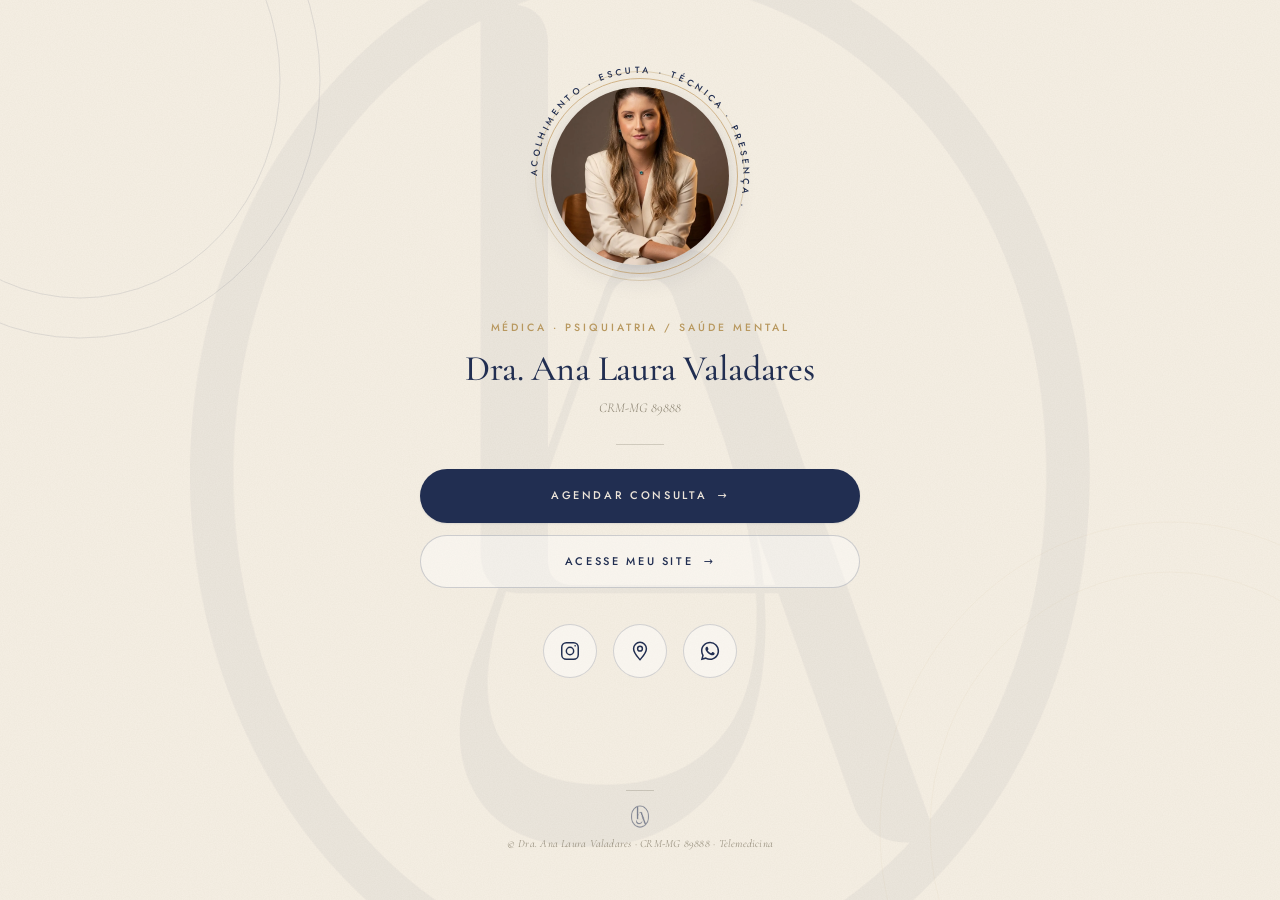
<file: links.html>
<!doctype html>
<html lang="pt-BR">
<head>
<meta charset="utf-8">
<meta name="viewport" content="width=device-width, initial-scale=1, viewport-fit=cover">
<title>Dra. Ana Laura Valadares · Links</title>
<meta name="robots" content="noindex, follow">
<meta name="theme-color" content="#212e51">
<meta name="description" content="Dra. Ana Laura Valadares · Médica, Psiquiatria e Saúde Mental. CRM-MG 89888.">

<link rel="icon" href="assets/logo_mark.png">
<link rel="apple-touch-icon" href="assets/logo_mark.png">

<link rel="preconnect" href="https://fonts.googleapis.com">
<link rel="preconnect" href="https://fonts.gstatic.com" crossorigin>
<link rel="preload" as="image" href="assets/portrait_studio.webp" type="image/webp" fetchpriority="high">

<link rel="preload" as="style" href="https://fonts.googleapis.com/css2?family=Cormorant+Garamond:ital,wght@0,300;0,400;0,500;0,700;1,400&family=Italiana&family=Jost:wght@300;400;500&display=swap" onload="this.onload=null;this.rel='stylesheet'">
<noscript><link rel="stylesheet" href="https://fonts.googleapis.com/css2?family=Cormorant+Garamond:ital,wght@0,300;0,400;0,500;0,700;1,400&family=Italiana&family=Jost:wght@300;400;500&display=swap"></noscript>

<link rel="stylesheet" href="assets/tokens.css">

<style>
/* =========================================================================
   /links — bio editorial mobile-first. Estilos isolados de styles.css.
   ========================================================================= */
*, *::before, *::after { box-sizing: border-box; }

html, body {
  margin: 0;
  min-height: 100%;
  background: var(--bg-1);
  color: var(--fg-1);
  -webkit-font-smoothing: antialiased;
  text-rendering: optimizeLegibility;
  overflow-x: hidden;
}

/* ---- Camadas de fundo --------------------------------------------------- */
.bg-grain {
  position: fixed; inset: 0; z-index: 0;
  pointer-events: none;
  opacity: 0.35;
  mix-blend-mode: multiply;
  background-image: url("data:image/svg+xml;utf8,<svg xmlns='http://www.w3.org/2000/svg' width='220' height='220'><filter id='n'><feTurbulence type='fractalNoise' baseFrequency='0.85' numOctaves='2' seed='7'/><feColorMatrix values='0 0 0 0 0.36 0 0 0 0 0.32 0 0 0 0 0.24 0 0 0 0.18 0'/></filter><rect width='100%' height='100%' filter='url(%23n)'/></svg>");
}

.bg-watermark {
  position: fixed;
  top: 50%; left: 50%;
  transform: translate(-50%, -50%);
  width: 120vw; max-width: 900px;
  height: auto;
  opacity: 0.045;
  filter: blur(0.5px);
  pointer-events: none;
  z-index: 0;
  user-select: none;
}

.bg-arc {
  position: fixed;
  pointer-events: none;
  z-index: 0;
  color: var(--navy-800);
  opacity: 0.10;
}
.bg-arc--tl { top: -180px; left: -180px; width: 520px; height: 520px; }
.bg-arc--br { right: -200px; bottom: -240px; width: 620px; height: 620px; opacity: 0.06; color: var(--champagne-600); }

/* ---- Container principal ------------------------------------------------ */
.links {
  position: relative;
  z-index: 2;
  max-width: 460px;
  margin: 0 auto;
  padding: 20px 20px calc(16px + env(safe-area-inset-bottom));
  display: flex;
  flex-direction: column;
  align-items: center;
  text-align: center;
  min-height: 100vh;
  min-height: 100dvh;
}

/* ---- Conjunto Foto + Selo orbital -------------------------------------- */
.portrait-wrap {
  position: relative;
  width: 168px;
  height: 168px;
  margin: 0 auto 14px;
  opacity: 0;
  animation: fadeUp 800ms var(--ease-out) 80ms forwards;
}

.portrait {
  position: absolute;
  top: 50%; left: 50%;
  transform: translate(-50%, -50%);
  width: 124px; height: 124px;
  border-radius: 50%;
  overflow: hidden;
  box-shadow: 0 10px 28px rgba(33,46,81,0.14), 0 3px 8px rgba(33,46,81,0.06);
  background: var(--cream-400);
  z-index: 2;
}
.portrait img {
  width: 100%;
  height: 100%;
  object-fit: cover;
  display: block;
}

.portrait-frame {
  position: absolute;
  top: 50%; left: 50%;
  transform: translate(-50%, -50%);
  width: 138px; height: 138px;
  border-radius: 50%;
  border: 1.5px solid var(--champagne-500);
  z-index: 1;
}
.portrait-frame::after {
  content: '';
  position: absolute;
  inset: -8px;
  border-radius: 50%;
  border: 1px solid rgba(184, 152, 95, 0.35);
}

.portrait-stamp {
  position: absolute;
  top: 50%; left: 50%;
  width: 168px; height: 168px;
  transform: translate(-50%, -50%);
  z-index: 0;
  animation: spin 60s linear infinite;
}

@keyframes spin {
  from { transform: translate(-50%, -50%) rotate(0deg); }
  to   { transform: translate(-50%, -50%) rotate(360deg); }
}

/* ---- Tipografia --------------------------------------------------------- */
.eyebrow {
  font-family: var(--font-sans);
  font-size: 9.5px;
  letter-spacing: 0.26em;
  text-transform: uppercase;
  font-weight: 500;
  color: var(--champagne-700);
  margin: 0 0 8px;
  opacity: 0;
  animation: fadeUp 800ms var(--ease-out) 200ms forwards;
}

h1 {
  font-family: var(--font-serif);
  font-size: clamp(22px, 6vw, 30px);
  line-height: 1.1;
  font-weight: 500;
  color: var(--navy-800);
  letter-spacing: -0.005em;
  margin: 0 0 6px;
  opacity: 0;
  animation: fadeUp 800ms var(--ease-out) 280ms forwards;
}

.crm {
  font-family: var(--font-serif);
  font-style: italic;
  font-size: 12.5px;
  color: var(--fg-3);
  margin: 0;
  opacity: 0;
  animation: fadeUp 800ms var(--ease-out) 360ms forwards;
}

.hr-hairline {
  width: 40px;
  height: 1px;
  background: var(--hairline);
  margin: 16px auto 16px;
  opacity: 0;
  animation: fadeUp 800ms var(--ease-out) 440ms forwards;
}

/* ---- Botões CTA --------------------------------------------------------- */
.btn {
  display: inline-flex;
  align-items: center;
  justify-content: center;
  gap: 10px;
  width: 100%;
  font-family: var(--font-sans);
  font-size: 10.5px;
  letter-spacing: 0.22em;
  text-transform: uppercase;
  padding: 14px 24px;
  border-radius: var(--r-pill);
  border: 1px solid transparent;
  cursor: pointer;
  font-weight: 500;
  text-decoration: none;
  transition: all 400ms var(--ease-out);
  white-space: nowrap;
  margin-bottom: 10px;
  opacity: 0;
  animation: fadeUp 800ms var(--ease-out) forwards;
  -webkit-tap-highlight-color: transparent;
}
.btn--primary {
  background: var(--navy-800);
  color: var(--cream-300);
  box-shadow: 0 1px 2px rgba(33,46,81,0.10);
  animation-delay: 520ms;
}
.btn--primary:hover {
  background: var(--navy-900);
  transform: translateY(-1px);
  box-shadow: 0 10px 26px rgba(33,46,81,0.18);
}
.btn--primary:active {
  transform: translateY(0);
  box-shadow: 0 1px 2px rgba(33,46,81,0.10);
}
.btn--ghost {
  background: rgba(255, 255, 255, 0.4);
  color: var(--navy-800);
  border: 1px solid rgba(33,46,81,0.20);
  animation-delay: 600ms;
}
.btn--ghost:hover {
  border-color: var(--navy-800);
  background: rgba(33,46,81,0.04);
}
.btn .arrow {
  transition: transform 400ms var(--ease-out);
  display: inline-block;
}
.btn:hover .arrow { transform: translateX(4px); }

/* ---- Trio de ícones sociais -------------------------------------------- */
.socials {
  display: flex;
  justify-content: center;
  align-items: center;
  gap: 14px;
  margin-top: 18px;
  opacity: 0;
  animation: fadeUp 800ms var(--ease-out) 720ms forwards;
}
.socials a {
  display: inline-flex;
  align-items: center;
  justify-content: center;
  width: 46px;
  height: 46px;
  border-radius: 50%;
  background: rgba(255, 255, 255, 0.45);
  border: 1px solid rgba(33, 46, 81, 0.18);
  color: var(--navy-800);
  transition: all 350ms var(--ease-out);
  text-decoration: none;
  -webkit-tap-highlight-color: transparent;
}
.socials a:hover {
  border-color: var(--champagne-500);
  background: rgba(210, 181, 137, 0.18);
  color: var(--navy-900);
  transform: translateY(-2px);
  box-shadow: 0 6px 18px rgba(33,46,81,0.10);
}
.socials a:active { transform: translateY(0); }
.socials svg {
  width: 20px;
  height: 20px;
  display: block;
}

/* ---- Footer ------------------------------------------------------------- */
.links-footer {
  margin-top: auto;
  padding-top: 22px;
  display: flex;
  flex-direction: column;
  align-items: center;
  gap: 8px;
  opacity: 0;
  animation: fadeUp 800ms var(--ease-out) 820ms forwards;
}
.links-footer .hr-hairline {
  margin: 0 0 4px;
  width: 28px;
  animation: none;
  opacity: 1;
}
.links-footer img {
  opacity: 0.55;
  width: 18px;
  height: auto;
}
.links-footer p {
  font-family: var(--font-serif);
  font-style: italic;
  font-size: 11px;
  line-height: 1.35;
  color: var(--fg-3);
  margin: 0;
  letter-spacing: 0.02em;
}

/* ---- Animações ---------------------------------------------------------- */
@keyframes fadeUp {
  from { opacity: 0; transform: translateY(14px); }
  to   { opacity: 1; transform: translateY(0); }
}

/* ---- Tablet+ ------------------------------------------------------------ */
@media (min-width: 768px) {
  .links {
    max-width: 480px;
    padding-top: 56px;
    padding-bottom: 48px;
  }
  .portrait-wrap { width: 240px; height: 240px; margin-bottom: 24px; }
  .portrait { width: 178px; height: 178px; }
  .portrait-frame { width: 196px; height: 196px; }
  .portrait-stamp { width: 240px; height: 240px; }
  .eyebrow { font-size: 10.5px; letter-spacing: 0.28em; margin-bottom: 12px; }
  h1 { font-size: clamp(28px, 4vw, 36px); margin-bottom: 10px; }
  .crm { font-size: 13.5px; }
  .btn { padding: 17px 28px; font-size: 11px; letter-spacing: 0.24em; margin-bottom: 12px; }
  .hr-hairline { margin: 24px auto; width: 48px; }
  .socials { margin-top: 24px; gap: 16px; }
  .socials a { width: 54px; height: 54px; }
  .socials svg { width: 22px; height: 22px; }
}

/* ---- Acessibilidade: reduzir movimento --------------------------------- */
@media (prefers-reduced-motion: reduce) {
  .portrait-stamp { animation: none; }
  .portrait-wrap, .eyebrow, h1, .crm, .hr-hairline, .btn, .socials, .links-footer {
    animation: none;
    opacity: 1;
    transform: none;
  }
  .btn { transition: background 200ms, border-color 200ms, color 200ms; }
  .btn:hover { transform: none; }
  .btn .arrow { transition: none; }
  .btn:hover .arrow { transform: none; }
  .socials a:hover { transform: none; }
}

/* ---- Foco visível para acessibilidade ----------------------------------- */
.btn:focus-visible,
.socials a:focus-visible {
  outline: none;
  box-shadow: var(--shadow-focus);
}

/* ---- Print -------------------------------------------------------------- */
@media print {
  .bg-grain, .bg-watermark, .bg-arc, .portrait-stamp { display: none; }
}
</style>
</head>
<body>

<!-- Camadas de fundo -->
<div class="bg-grain" aria-hidden="true"></div>
<img class="bg-watermark" src="assets/logo_mark.png" alt="" aria-hidden="true" loading="eager" decoding="async">
<svg class="bg-arc bg-arc--tl" viewBox="0 0 520 520" fill="none" stroke="currentColor" stroke-width="1" aria-hidden="true">
  <ellipse cx="260" cy="260" rx="240" ry="258"/>
  <ellipse cx="260" cy="260" rx="200" ry="218"/>
</svg>
<svg class="bg-arc bg-arc--br" viewBox="0 0 620 620" fill="none" stroke="currentColor" stroke-width="1" aria-hidden="true">
  <ellipse cx="310" cy="310" rx="290" ry="308"/>
  <ellipse cx="310" cy="310" rx="240" ry="258"/>
</svg>

<main class="links">

  <!-- Foto com moldura champagne + selo orbital girando -->
  <div class="portrait-wrap">
    <svg class="portrait-stamp" viewBox="0 0 240 240" aria-hidden="true">
      <defs>
        <path id="stampPath" d="M 120,120 m -103,0 a 103,103 0 1,1 206,0 a 103,103 0 1,1 -206,0"/>
      </defs>
      <text font-family="Jost, sans-serif" font-size="9" letter-spacing="3.4" fill="#212e51" font-weight="500">
        <textPath href="#stampPath" startOffset="0">ACOLHIMENTO · ESCUTA · TÉCNICA · PRESENÇA · </textPath>
      </text>
    </svg>
    <div class="portrait-frame" aria-hidden="true"></div>
    <picture class="portrait">
      <source type="image/webp" srcset="assets/portrait_studio.webp">
      <img src="assets/portrait_studio.jpeg" alt="Retrato da Dra. Ana Laura Valadares" width="1200" height="1500" fetchpriority="high" decoding="async">
    </picture>
  </div>

  <p class="eyebrow">Médica · Psiquiatria / Saúde Mental</p>
  <h1>Dra. Ana Laura Valadares</h1>
  <p class="crm">CRM-MG 89888</p>

  <div class="hr-hairline" aria-hidden="true"></div>

  <a class="btn btn--primary" href="https://wa.me/5531971546161?text=Ol%C3%A1%2C%20gostaria%20de%20agendar%20uma%20consulta." target="_blank" rel="noopener">
    Agendar consulta <span class="arrow" aria-hidden="true">→</span>
  </a>

  <a class="btn btn--ghost" href="https://www.psqdraanalaura.com.br/">
    Acesse meu site <span class="arrow" aria-hidden="true">→</span>
  </a>

  <nav class="socials" aria-label="Redes sociais">
    <a href="https://www.instagram.com/alcvaladares/" target="_blank" rel="noopener" aria-label="Instagram">
      <svg viewBox="0 0 24 24" fill="none" stroke="currentColor" stroke-width="1.6" stroke-linecap="round" stroke-linejoin="round" aria-hidden="true">
        <rect x="3" y="3" width="18" height="18" rx="5"/>
        <circle cx="12" cy="12" r="4"/>
        <circle cx="17.6" cy="6.4" r="0.9" fill="currentColor" stroke="none"/>
      </svg>
    </a>
    <a href="https://g.page/r/CVmkinhfE8XREBM/" target="_blank" rel="noopener" aria-label="Google Meu Negócio">
      <svg viewBox="0 0 24 24" fill="none" stroke="currentColor" stroke-width="1.6" stroke-linecap="round" stroke-linejoin="round" aria-hidden="true">
        <path d="M12 21.5c-3-3.5-7-7.5-7-12a7 7 0 0 1 14 0c0 4.5-4 8.5-7 12z"/>
        <circle cx="12" cy="9.5" r="2.6"/>
      </svg>
    </a>
    <a href="https://wa.me/5531971546161" target="_blank" rel="noopener" aria-label="WhatsApp">
      <svg viewBox="0 0 24 24" fill="currentColor" aria-hidden="true">
        <path d="M19.05 4.91A9.82 9.82 0 0 0 12.04 2C6.58 2 2.13 6.45 2.13 11.91c0 1.75.46 3.46 1.32 4.97L2.05 22l5.25-1.38a9.9 9.9 0 0 0 4.74 1.21h.01c5.46 0 9.91-4.45 9.91-9.91 0-2.65-1.03-5.14-2.91-7.01zM12.05 20.15h-.01a8.23 8.23 0 0 1-4.2-1.15l-.3-.18-3.12.82.83-3.04-.2-.31a8.21 8.21 0 0 1-1.26-4.38c0-4.54 3.69-8.23 8.24-8.23 2.2 0 4.27.86 5.83 2.41a8.18 8.18 0 0 1 2.41 5.83c0 4.54-3.7 8.23-8.22 8.23zm4.51-6.16c-.25-.12-1.46-.72-1.69-.8-.23-.08-.39-.12-.56.12-.16.25-.64.8-.78.97-.14.16-.29.18-.54.06-.25-.12-1.04-.38-1.99-1.22-.74-.66-1.23-1.47-1.38-1.72-.14-.25-.02-.38.11-.5.11-.11.25-.29.37-.43.12-.14.16-.25.25-.41.08-.16.04-.31-.02-.43-.06-.12-.56-1.34-.76-1.84-.2-.48-.4-.42-.56-.42-.14-.01-.31-.01-.48-.01-.16 0-.43.06-.66.31-.23.25-.86.85-.86 2.06 0 1.21.88 2.39 1.01 2.55.12.16 1.74 2.65 4.21 3.72.59.25 1.05.41 1.4.52.59.19 1.13.16 1.55.1.47-.07 1.46-.6 1.66-1.17.21-.58.21-1.07.14-1.18-.06-.11-.23-.18-.48-.3z"/>
      </svg>
    </a>
  </nav>

  <footer class="links-footer">
    <div class="hr-hairline" aria-hidden="true"></div>
    <img src="assets/logo_mark.png" alt="" loading="lazy" decoding="async">
    <p>© Dra. Ana Laura Valadares · CRM-MG 89888 · Telemedicina</p>
  </footer>

</main>

<!-- Supabase tracking (Entrega 1 — captura GCLID/UTMs em public.clicks). Último script, isolado. -->
<script src="assets/js/vendor/supabase.min.js"></script>
<script src="assets/js/tracking.js?v=1" defer></script>

</body>
</html>
</file>
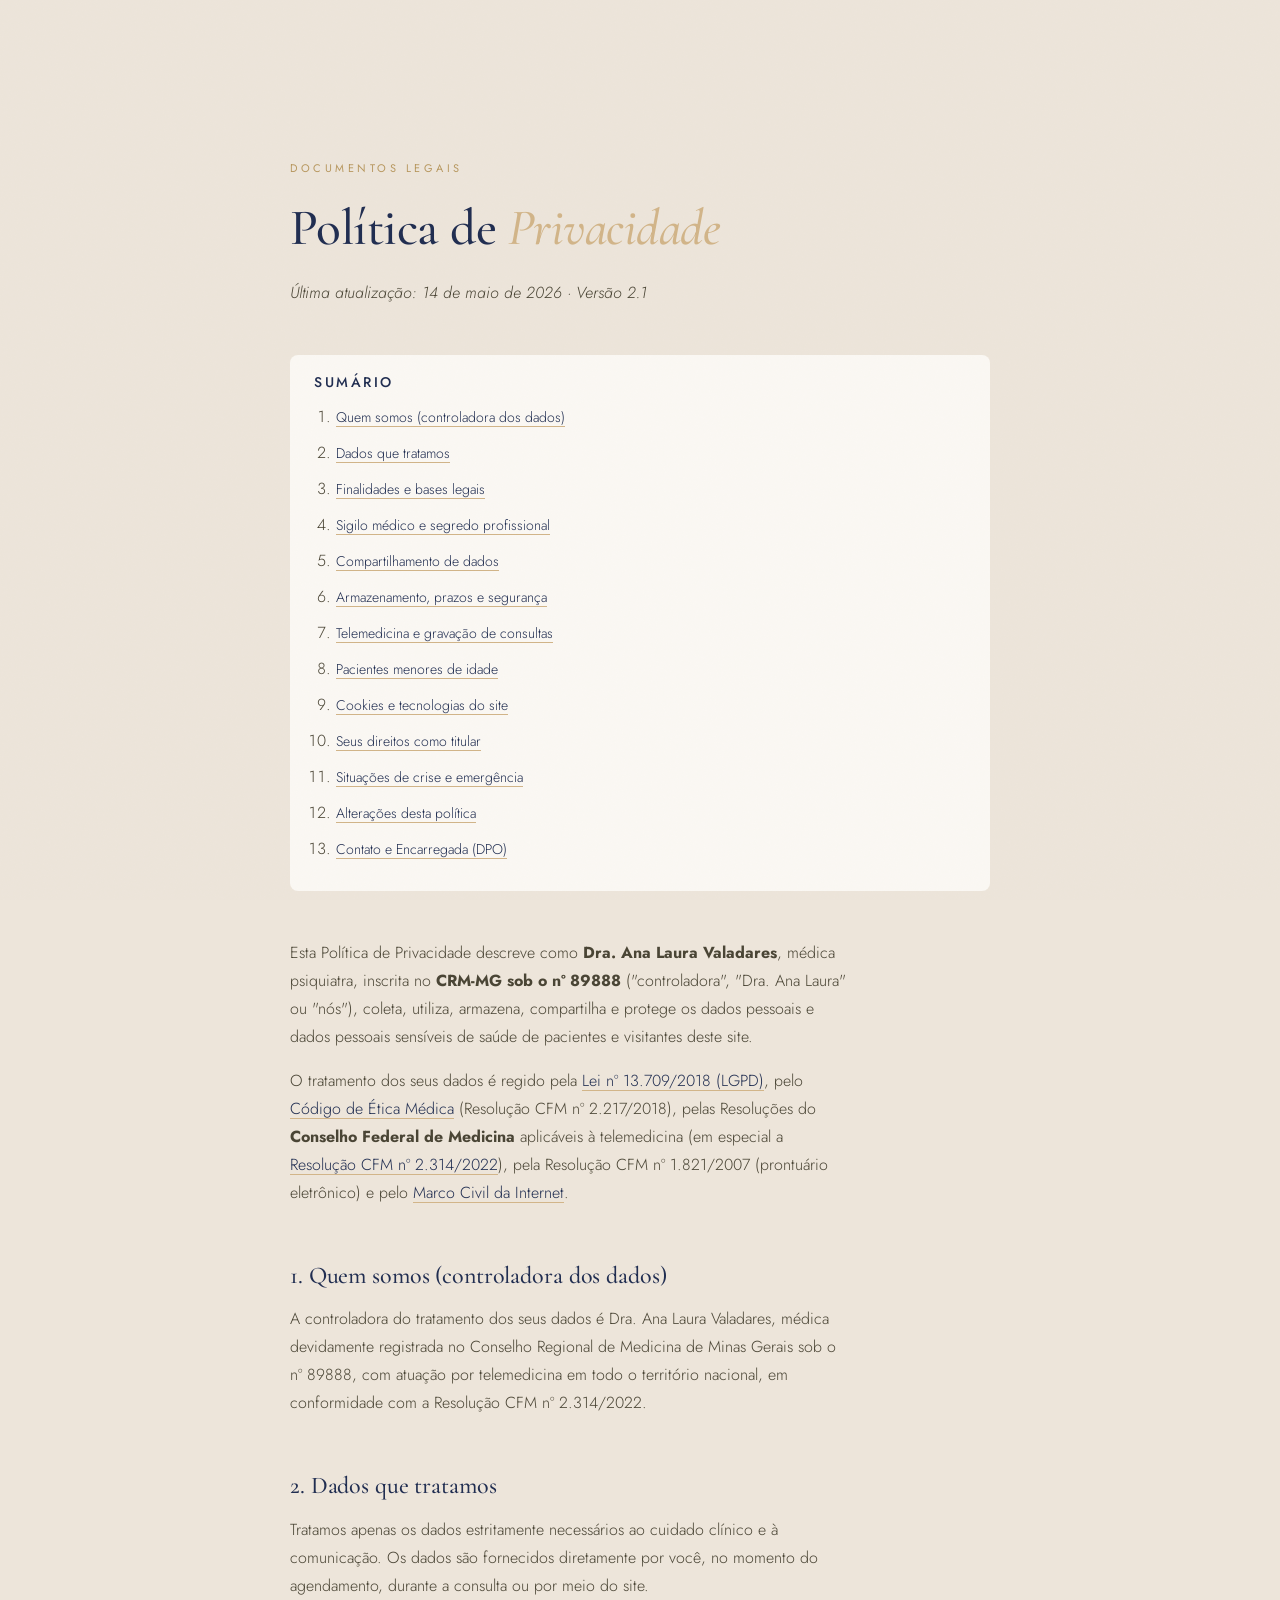
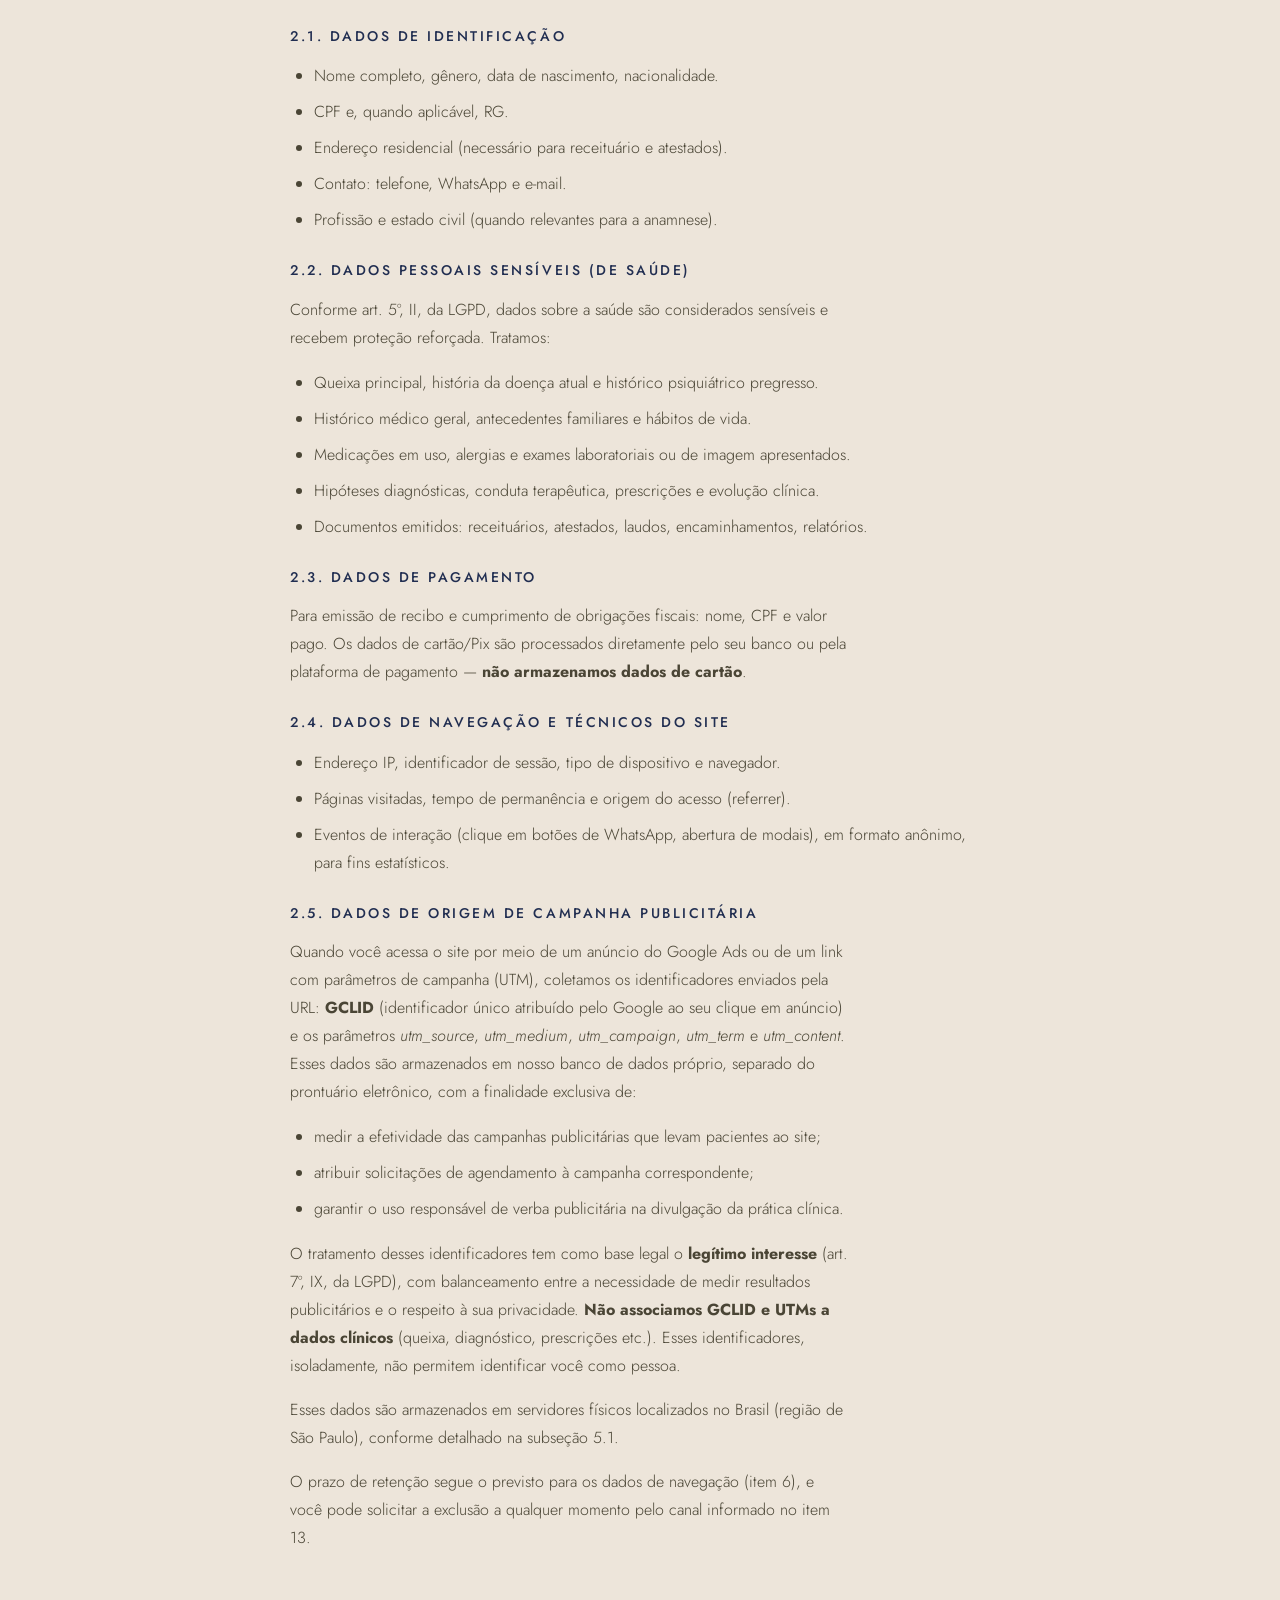
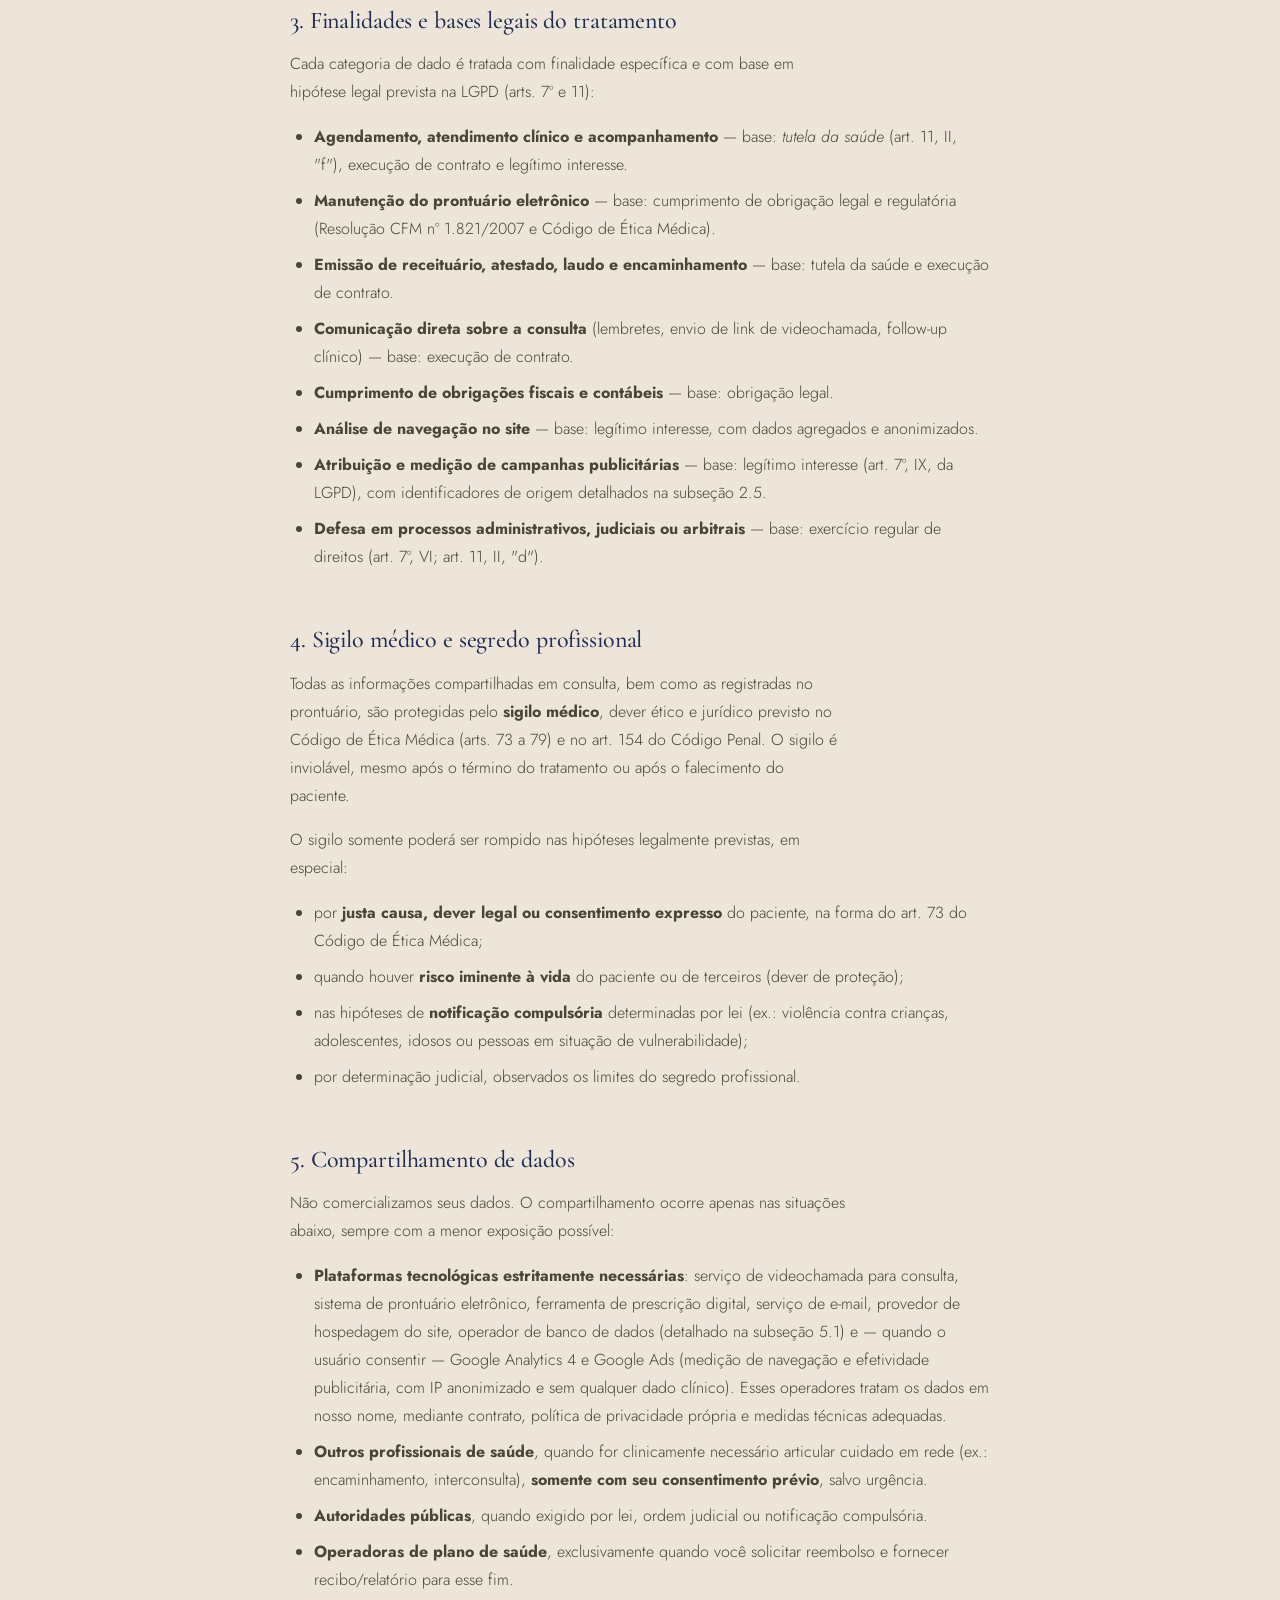
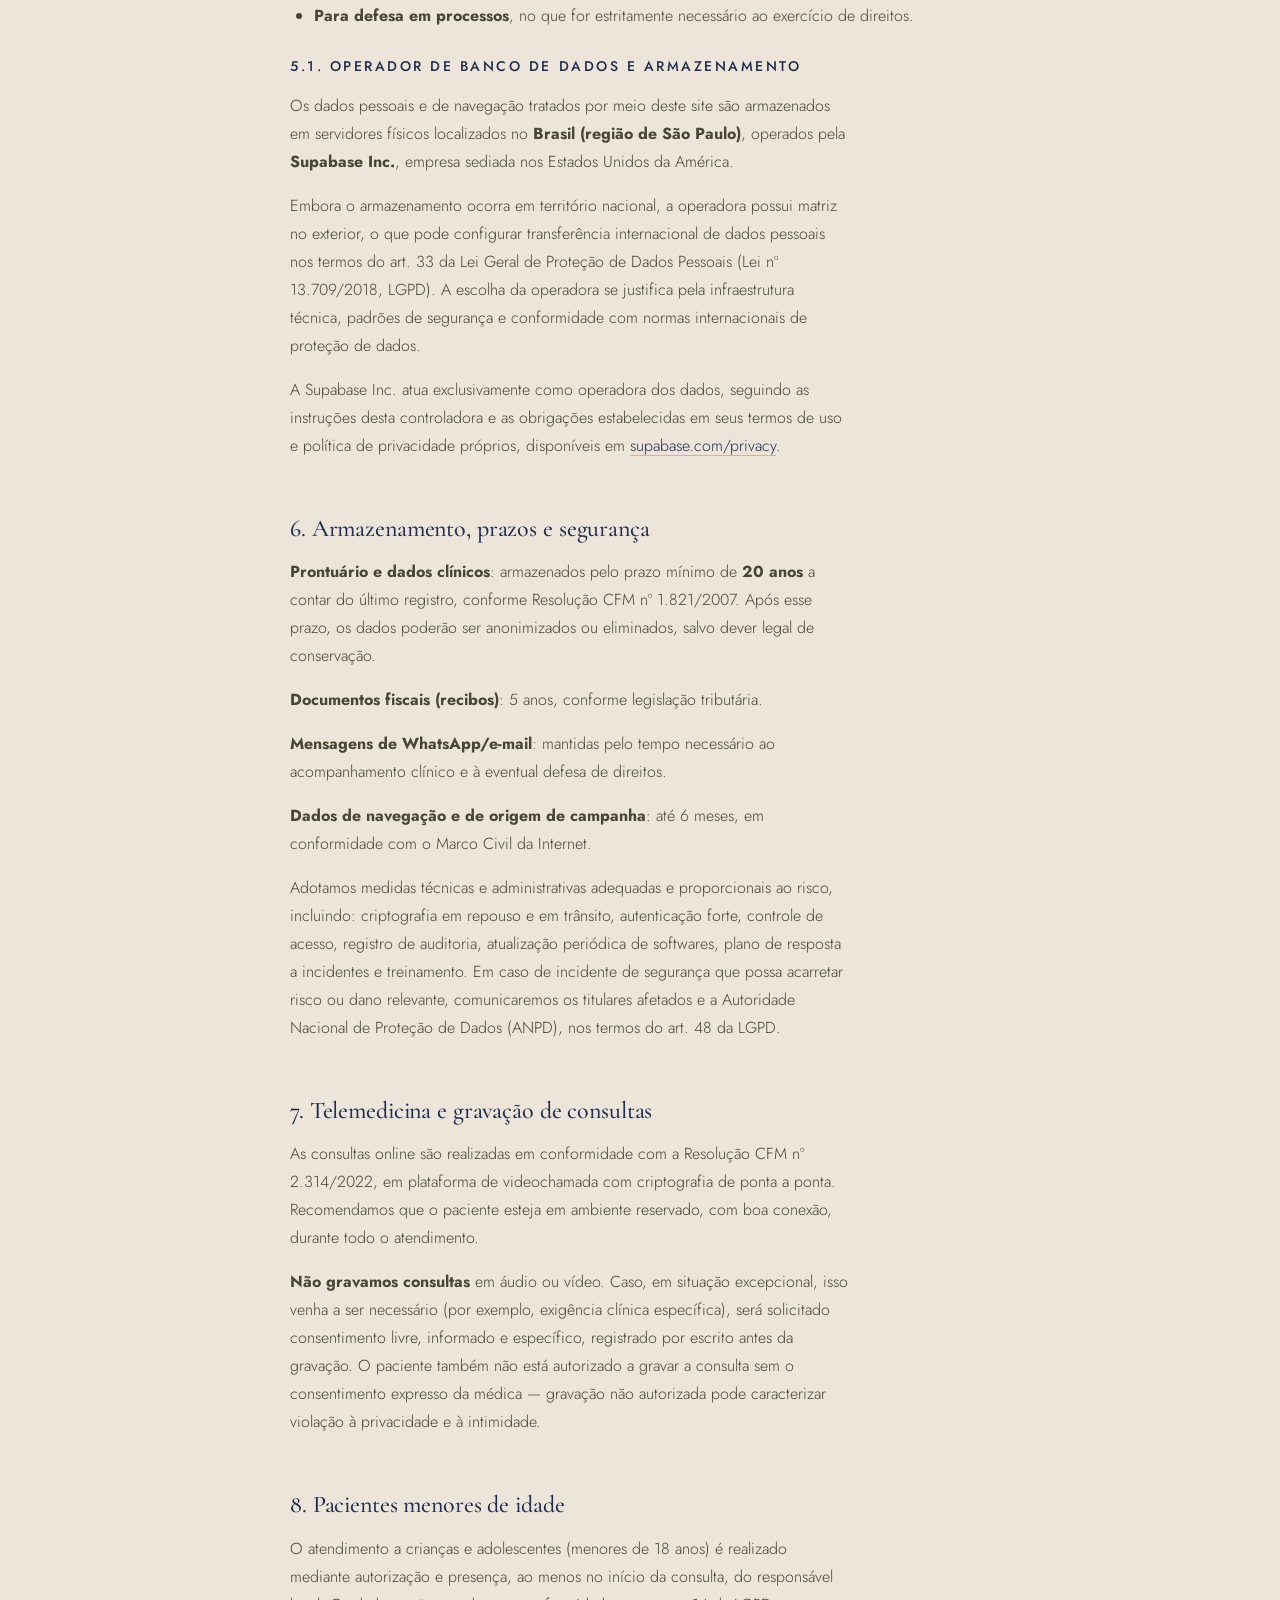
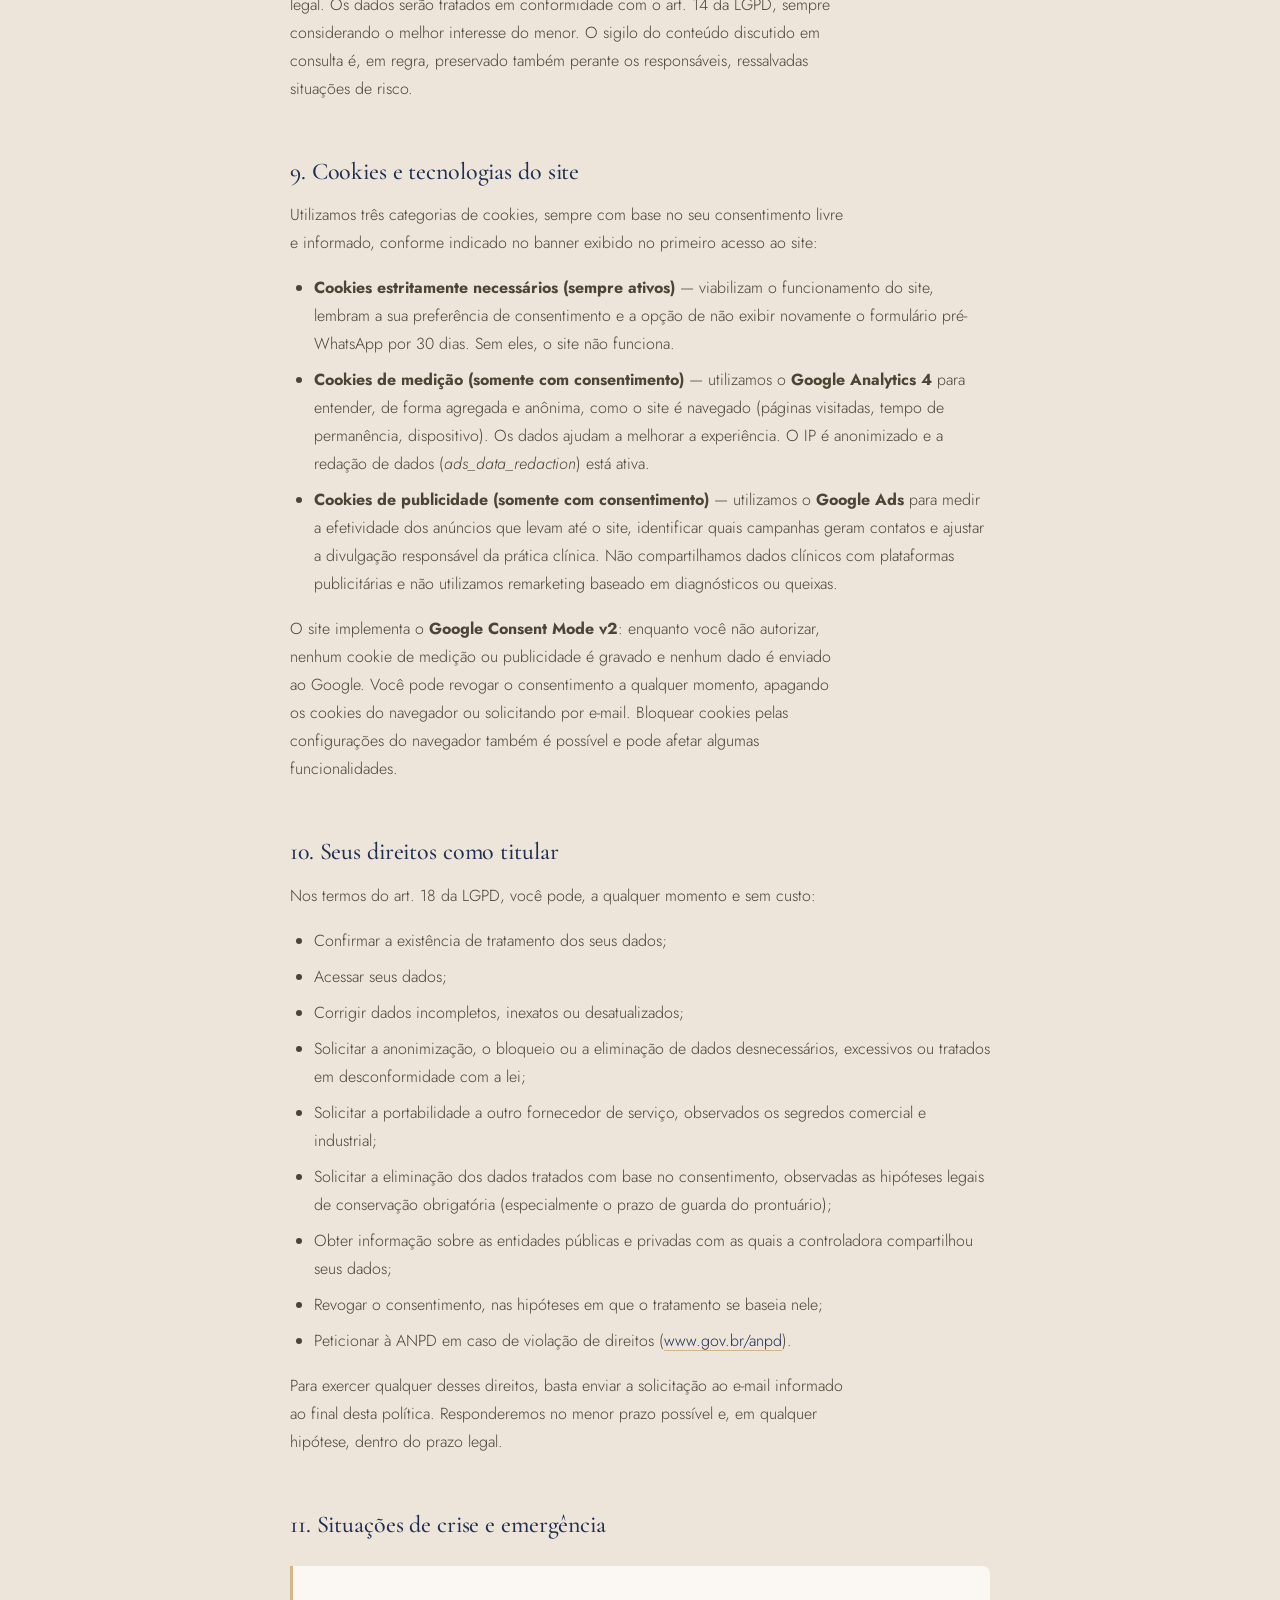
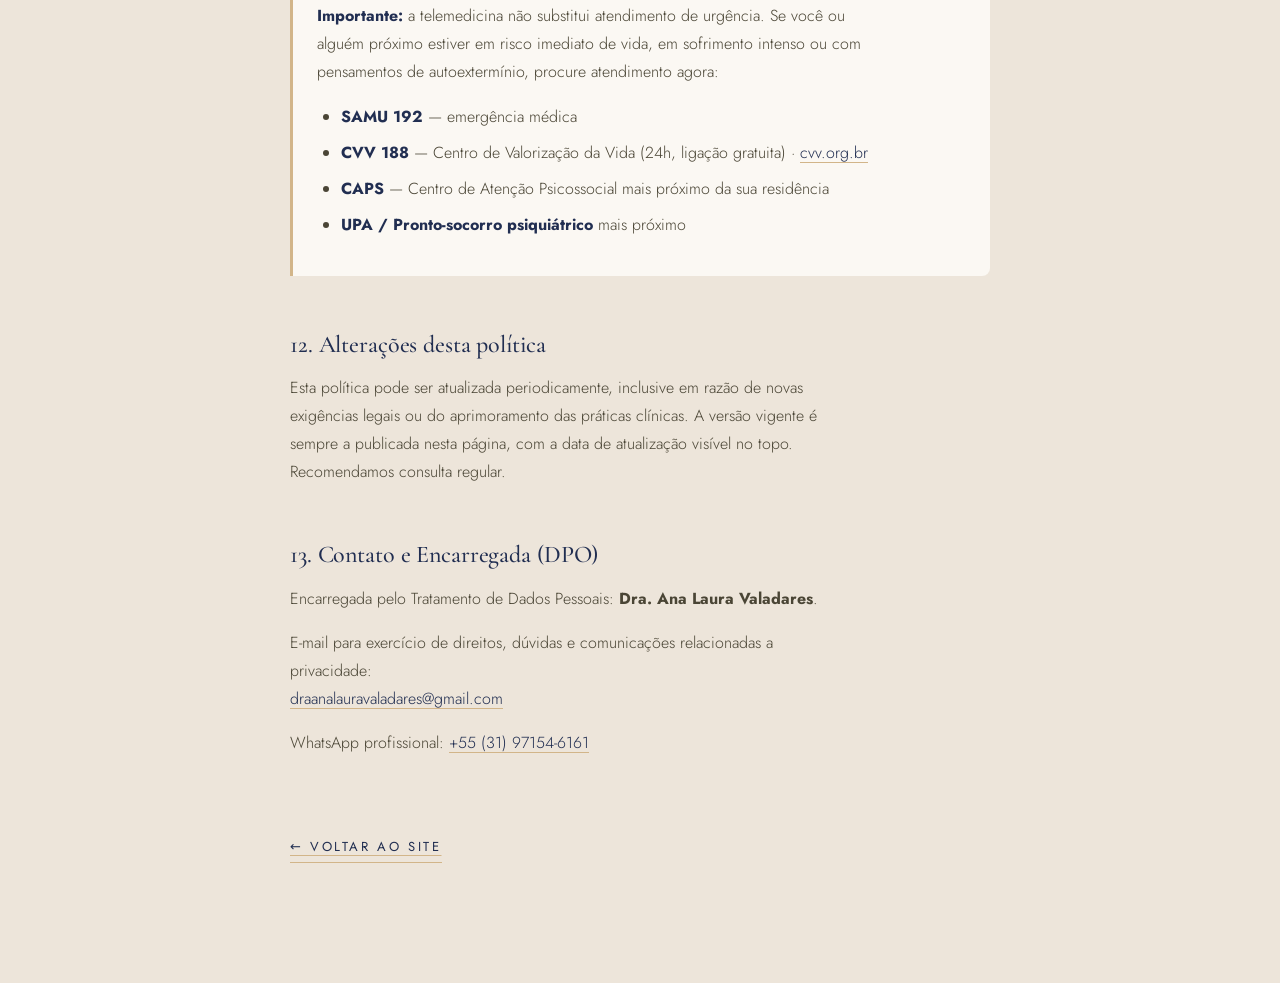
<file: politica-de-privacidade.html>
<!doctype html>
<html lang="pt-BR">
<head>
<meta charset="utf-8">
<meta name="viewport" content="width=device-width, initial-scale=1">
<title>Política de Privacidade · Dra. Ana Laura Valadares</title>
<meta name="description" content="Política de Privacidade da Dra. Ana Laura Valadares (CRM-MG 89888) — tratamento de dados pessoais e dados sensíveis de saúde em conformidade com a LGPD, o Código de Ética Médica e a regulamentação da telemedicina.">
<meta name="robots" content="noindex, follow">
<link rel="canonical" href="https://www.psqdraanalaura.com.br/politica-de-privacidade">
<meta name="theme-color" content="#212e51">
<link rel="icon" href="assets/logo_mark.png">
<link rel="apple-touch-icon" href="assets/logo_mark.png">
<link rel="preconnect" href="https://fonts.googleapis.com">
<link rel="preconnect" href="https://fonts.gstatic.com" crossorigin>
<link rel="preload" as="style" href="https://fonts.googleapis.com/css2?family=Cormorant+Garamond:ital,wght@0,300;0,400;0,500;0,700;1,400&family=Italiana&family=Jost:wght@300;400;500&display=swap" onload="this.onload=null;this.rel='stylesheet'">
<noscript><link rel="stylesheet" href="https://fonts.googleapis.com/css2?family=Cormorant+Garamond:ital,wght@0,300;0,400;0,500;0,700;1,400&family=Italiana&family=Jost:wght@300;400;500&display=swap"></noscript>
<link rel="stylesheet" href="assets/tokens.css">
<link rel="stylesheet" href="styles.css?v=35">
<style>
  .legal { padding: 160px 0 120px; background: var(--cream-300); color: var(--fg-1); }
  .legal__inner { max-width: 780px; margin: 0 auto; padding: 0 40px; }
  .legal__eyebrow { font-family: var(--font-sans); font-size: 11px; letter-spacing: 0.32em; text-transform: uppercase; color: var(--champagne-700); margin-bottom: 24px; }
  .legal__title { font-family: var(--font-serif); font-size: clamp(36px, 4vw, 56px); line-height: 1.05; margin: 0 0 24px; letter-spacing: -0.01em; }
  .legal__title em { font-style: italic; color: var(--champagne-500); }
  .legal h2 { font-family: var(--font-serif); font-size: 24px; font-weight: 500; margin: 56px 0 16px; letter-spacing: -0.005em; color: var(--navy-800); }
  .legal h3 { font-family: var(--font-sans); font-size: 14px; letter-spacing: 0.18em; text-transform: uppercase; font-weight: 500; color: var(--navy-800); margin: 28px 0 10px; }
  .legal p, .legal li { font-family: var(--font-sans); font-size: 16px; line-height: 1.75; color: var(--fg-2); font-weight: 300; }
  .legal ul { padding-left: 24px; }
  .legal li { margin-bottom: 8px; }
  .legal a { color: var(--navy-800); text-decoration: underline; text-decoration-color: var(--champagne-500); text-underline-offset: 4px; }
  .legal__back { display: inline-flex; align-items: center; gap: 12px; font-family: var(--font-sans); font-size: 13px; letter-spacing: 0.2em; text-transform: uppercase; color: var(--navy-800); text-decoration: none; margin-top: 64px; padding-bottom: 4px; border-bottom: 1px solid var(--champagne-500); transition: gap 300ms var(--ease-out); }
  .legal__back:hover { gap: 18px; }
  .legal__updated { font-family: var(--font-sans); font-size: 13px; color: var(--fg-3); font-style: italic; margin-bottom: 48px; }
  .legal__crisis { background: var(--ivory-100); border-left: 3px solid var(--champagne-500); padding: 20px 24px; margin: 28px 0; border-radius: 0 8px 8px 0; }
  .legal__crisis strong { color: var(--navy-800); }
  .legal__toc { background: var(--ivory-100); padding: 20px 24px; border-radius: 8px; margin: 0 0 48px; }
  .legal__toc h2 { margin: 0 0 12px; font-size: 14px; font-family: var(--font-sans); letter-spacing: 0.18em; text-transform: uppercase; }
  .legal__toc ol { padding-left: 22px; margin: 0; }
  .legal__toc a { font-size: 14px; }
</style>
</head>
<body>
<a href="#main" class="skip-link">Pular para o conteúdo</a>
<main id="main" class="legal">
  <div class="legal__inner">
    <div class="legal__eyebrow">Documentos legais</div>
    <h1 class="legal__title">Política de <em>Privacidade</em></h1>
    <p class="legal__updated">Última atualização: 14 de maio de 2026 · Versão 2.1</p>

    <nav class="legal__toc" aria-label="Sumário">
      <h2>Sumário</h2>
      <ol>
        <li><a href="#controlador">Quem somos (controladora dos dados)</a></li>
        <li><a href="#dados">Dados que tratamos</a></li>
        <li><a href="#finalidades">Finalidades e bases legais</a></li>
        <li><a href="#sigilo">Sigilo médico e segredo profissional</a></li>
        <li><a href="#compartilhamento">Compartilhamento de dados</a></li>
        <li><a href="#armazenamento">Armazenamento, prazos e segurança</a></li>
        <li><a href="#telemedicina">Telemedicina e gravação de consultas</a></li>
        <li><a href="#menor">Pacientes menores de idade</a></li>
        <li><a href="#cookies">Cookies e tecnologias do site</a></li>
        <li><a href="#direitos">Seus direitos como titular</a></li>
        <li><a href="#crise">Situações de crise e emergência</a></li>
        <li><a href="#alteracoes">Alterações desta política</a></li>
        <li><a href="#contato">Contato e Encarregada (DPO)</a></li>
      </ol>
    </nav>

    <p>Esta Política de Privacidade descreve como <strong>Dra. Ana Laura Valadares</strong>, médica psiquiatra, inscrita no <strong>CRM-MG sob o nº 89888</strong> ("controladora", "Dra. Ana Laura" ou "nós"), coleta, utiliza, armazena, compartilha e protege os dados pessoais e dados pessoais sensíveis de saúde de pacientes e visitantes deste site.</p>

    <p>O tratamento dos seus dados é regido pela <a href="http://www.planalto.gov.br/ccivil_03/_ato2015-2018/2018/lei/l13709.htm" target="_blank" rel="noopener">Lei nº 13.709/2018 (LGPD)</a>, pelo <a href="https://portal.cfm.org.br/codigo-de-etica-medica/" target="_blank" rel="noopener">Código de Ética Médica</a> (Resolução CFM nº 2.217/2018), pelas Resoluções do <strong>Conselho Federal de Medicina</strong> aplicáveis à telemedicina (em especial a <a href="https://sistemas.cfm.org.br/normas/visualizar/resolucoes/BR/2022/2314" target="_blank" rel="noopener">Resolução CFM nº 2.314/2022</a>), pela Resolução CFM nº 1.821/2007 (prontuário eletrônico) e pelo <a href="http://www.planalto.gov.br/ccivil_03/_ato2011-2014/2014/lei/l12965.htm" target="_blank" rel="noopener">Marco Civil da Internet</a>.</p>

    <h2 id="controlador">1. Quem somos (controladora dos dados)</h2>
    <p>A controladora do tratamento dos seus dados é Dra. Ana Laura Valadares, médica devidamente registrada no Conselho Regional de Medicina de Minas Gerais sob o nº 89888, com atuação por telemedicina em todo o território nacional, em conformidade com a Resolução CFM nº 2.314/2022.</p>

    <h2 id="dados">2. Dados que tratamos</h2>
    <p>Tratamos apenas os dados estritamente necessários ao cuidado clínico e à comunicação. Os dados são fornecidos diretamente por você, no momento do agendamento, durante a consulta ou por meio do site.</p>

    <h3>2.1. Dados de identificação</h3>
    <ul>
      <li>Nome completo, gênero, data de nascimento, nacionalidade.</li>
      <li>CPF e, quando aplicável, RG.</li>
      <li>Endereço residencial (necessário para receituário e atestados).</li>
      <li>Contato: telefone, WhatsApp e e-mail.</li>
      <li>Profissão e estado civil (quando relevantes para a anamnese).</li>
    </ul>

    <h3>2.2. Dados pessoais sensíveis (de saúde)</h3>
    <p>Conforme art. 5º, II, da LGPD, dados sobre a saúde são considerados sensíveis e recebem proteção reforçada. Tratamos:</p>
    <ul>
      <li>Queixa principal, história da doença atual e histórico psiquiátrico pregresso.</li>
      <li>Histórico médico geral, antecedentes familiares e hábitos de vida.</li>
      <li>Medicações em uso, alergias e exames laboratoriais ou de imagem apresentados.</li>
      <li>Hipóteses diagnósticas, conduta terapêutica, prescrições e evolução clínica.</li>
      <li>Documentos emitidos: receituários, atestados, laudos, encaminhamentos, relatórios.</li>
    </ul>

    <h3>2.3. Dados de pagamento</h3>
    <p>Para emissão de recibo e cumprimento de obrigações fiscais: nome, CPF e valor pago. Os dados de cartão/Pix são processados diretamente pelo seu banco ou pela plataforma de pagamento — <strong>não armazenamos dados de cartão</strong>.</p>

    <h3>2.4. Dados de navegação e técnicos do site</h3>
    <ul>
      <li>Endereço IP, identificador de sessão, tipo de dispositivo e navegador.</li>
      <li>Páginas visitadas, tempo de permanência e origem do acesso (referrer).</li>
      <li>Eventos de interação (clique em botões de WhatsApp, abertura de modais), em formato anônimo, para fins estatísticos.</li>
    </ul>

    <h3>2.5. Dados de origem de campanha publicitária</h3>
    <p>Quando você acessa o site por meio de um anúncio do Google Ads ou de um link com parâmetros de campanha (UTM), coletamos os identificadores enviados pela URL: <strong>GCLID</strong> (identificador único atribuído pelo Google ao seu clique em anúncio) e os parâmetros <em>utm_source</em>, <em>utm_medium</em>, <em>utm_campaign</em>, <em>utm_term</em> e <em>utm_content</em>. Esses dados são armazenados em nosso banco de dados próprio, separado do prontuário eletrônico, com a finalidade exclusiva de:</p>
    <ul>
      <li>medir a efetividade das campanhas publicitárias que levam pacientes ao site;</li>
      <li>atribuir solicitações de agendamento à campanha correspondente;</li>
      <li>garantir o uso responsável de verba publicitária na divulgação da prática clínica.</li>
    </ul>
    <p>O tratamento desses identificadores tem como base legal o <strong>legítimo interesse</strong> (art. 7º, IX, da LGPD), com balanceamento entre a necessidade de medir resultados publicitários e o respeito à sua privacidade. <strong>Não associamos GCLID e UTMs a dados clínicos</strong> (queixa, diagnóstico, prescrições etc.). Esses identificadores, isoladamente, não permitem identificar você como pessoa.</p>
    <p>Esses dados são armazenados em servidores físicos localizados no Brasil (região de São Paulo), conforme detalhado na subseção 5.1.</p>
    <p>O prazo de retenção segue o previsto para os dados de navegação (item 6), e você pode solicitar a exclusão a qualquer momento pelo canal informado no item 13.</p>

    <h2 id="finalidades">3. Finalidades e bases legais do tratamento</h2>
    <p>Cada categoria de dado é tratada com finalidade específica e com base em hipótese legal prevista na LGPD (arts. 7º e 11):</p>
    <ul>
      <li><strong>Agendamento, atendimento clínico e acompanhamento</strong> — base: <em>tutela da saúde</em> (art. 11, II, "f"), execução de contrato e legítimo interesse.</li>
      <li><strong>Manutenção do prontuário eletrônico</strong> — base: cumprimento de obrigação legal e regulatória (Resolução CFM nº 1.821/2007 e Código de Ética Médica).</li>
      <li><strong>Emissão de receituário, atestado, laudo e encaminhamento</strong> — base: tutela da saúde e execução de contrato.</li>
      <li><strong>Comunicação direta sobre a consulta</strong> (lembretes, envio de link de videochamada, follow-up clínico) — base: execução de contrato.</li>
      <li><strong>Cumprimento de obrigações fiscais e contábeis</strong> — base: obrigação legal.</li>
      <li><strong>Análise de navegação no site</strong> — base: legítimo interesse, com dados agregados e anonimizados.</li>
      <li><strong>Atribuição e medição de campanhas publicitárias</strong> — base: legítimo interesse (art. 7º, IX, da LGPD), com identificadores de origem detalhados na subseção 2.5.</li>
      <li><strong>Defesa em processos administrativos, judiciais ou arbitrais</strong> — base: exercício regular de direitos (art. 7º, VI; art. 11, II, "d").</li>
    </ul>

    <h2 id="sigilo">4. Sigilo médico e segredo profissional</h2>
    <p>Todas as informações compartilhadas em consulta, bem como as registradas no prontuário, são protegidas pelo <strong>sigilo médico</strong>, dever ético e jurídico previsto no Código de Ética Médica (arts. 73 a 79) e no art. 154 do Código Penal. O sigilo é inviolável, mesmo após o término do tratamento ou após o falecimento do paciente.</p>
    <p>O sigilo somente poderá ser rompido nas hipóteses legalmente previstas, em especial:</p>
    <ul>
      <li>por <strong>justa causa, dever legal ou consentimento expresso</strong> do paciente, na forma do art. 73 do Código de Ética Médica;</li>
      <li>quando houver <strong>risco iminente à vida</strong> do paciente ou de terceiros (dever de proteção);</li>
      <li>nas hipóteses de <strong>notificação compulsória</strong> determinadas por lei (ex.: violência contra crianças, adolescentes, idosos ou pessoas em situação de vulnerabilidade);</li>
      <li>por determinação judicial, observados os limites do segredo profissional.</li>
    </ul>

    <h2 id="compartilhamento">5. Compartilhamento de dados</h2>
    <p>Não comercializamos seus dados. O compartilhamento ocorre apenas nas situações abaixo, sempre com a menor exposição possível:</p>
    <ul>
      <li><strong>Plataformas tecnológicas estritamente necessárias</strong>: serviço de videochamada para consulta, sistema de prontuário eletrônico, ferramenta de prescrição digital, serviço de e-mail, provedor de hospedagem do site, operador de banco de dados (detalhado na subseção 5.1) e — quando o usuário consentir — Google Analytics 4 e Google Ads (medição de navegação e efetividade publicitária, com IP anonimizado e sem qualquer dado clínico). Esses operadores tratam os dados em nosso nome, mediante contrato, política de privacidade própria e medidas técnicas adequadas.</li>
      <li><strong>Outros profissionais de saúde</strong>, quando for clinicamente necessário articular cuidado em rede (ex.: encaminhamento, interconsulta), <strong>somente com seu consentimento prévio</strong>, salvo urgência.</li>
      <li><strong>Autoridades públicas</strong>, quando exigido por lei, ordem judicial ou notificação compulsória.</li>
      <li><strong>Operadoras de plano de saúde</strong>, exclusivamente quando você solicitar reembolso e fornecer recibo/relatório para esse fim.</li>
      <li><strong>Para defesa em processos</strong>, no que for estritamente necessário ao exercício de direitos.</li>
    </ul>

    <h3>5.1. Operador de banco de dados e armazenamento</h3>
    <p>Os dados pessoais e de navegação tratados por meio deste site são armazenados em servidores físicos localizados no <strong>Brasil (região de São Paulo)</strong>, operados pela <strong>Supabase Inc.</strong>, empresa sediada nos Estados Unidos da América.</p>
    <p>Embora o armazenamento ocorra em território nacional, a operadora possui matriz no exterior, o que pode configurar transferência internacional de dados pessoais nos termos do art. 33 da Lei Geral de Proteção de Dados Pessoais (Lei nº 13.709/2018, LGPD). A escolha da operadora se justifica pela infraestrutura técnica, padrões de segurança e conformidade com normas internacionais de proteção de dados.</p>
    <p>A Supabase Inc. atua exclusivamente como operadora dos dados, seguindo as instruções desta controladora e as obrigações estabelecidas em seus termos de uso e política de privacidade próprios, disponíveis em <a href="https://supabase.com/privacy" target="_blank" rel="noopener">supabase.com/privacy</a>.</p>

    <h2 id="armazenamento">6. Armazenamento, prazos e segurança</h2>
    <p><strong>Prontuário e dados clínicos</strong>: armazenados pelo prazo mínimo de <strong>20 anos</strong> a contar do último registro, conforme Resolução CFM nº 1.821/2007. Após esse prazo, os dados poderão ser anonimizados ou eliminados, salvo dever legal de conservação.</p>
    <p><strong>Documentos fiscais (recibos)</strong>: 5 anos, conforme legislação tributária.</p>
    <p><strong>Mensagens de WhatsApp/e-mail</strong>: mantidas pelo tempo necessário ao acompanhamento clínico e à eventual defesa de direitos.</p>
    <p><strong>Dados de navegação e de origem de campanha</strong>: até 6 meses, em conformidade com o Marco Civil da Internet.</p>
    <p>Adotamos medidas técnicas e administrativas adequadas e proporcionais ao risco, incluindo: criptografia em repouso e em trânsito, autenticação forte, controle de acesso, registro de auditoria, atualização periódica de softwares, plano de resposta a incidentes e treinamento. Em caso de incidente de segurança que possa acarretar risco ou dano relevante, comunicaremos os titulares afetados e a Autoridade Nacional de Proteção de Dados (ANPD), nos termos do art. 48 da LGPD.</p>

    <h2 id="telemedicina">7. Telemedicina e gravação de consultas</h2>
    <p>As consultas online são realizadas em conformidade com a Resolução CFM nº 2.314/2022, em plataforma de videochamada com criptografia de ponta a ponta. Recomendamos que o paciente esteja em ambiente reservado, com boa conexão, durante todo o atendimento.</p>
    <p><strong>Não gravamos consultas</strong> em áudio ou vídeo. Caso, em situação excepcional, isso venha a ser necessário (por exemplo, exigência clínica específica), será solicitado consentimento livre, informado e específico, registrado por escrito antes da gravação. O paciente também não está autorizado a gravar a consulta sem o consentimento expresso da médica — gravação não autorizada pode caracterizar violação à privacidade e à intimidade.</p>

    <h2 id="menor">8. Pacientes menores de idade</h2>
    <p>O atendimento a crianças e adolescentes (menores de 18 anos) é realizado mediante autorização e presença, ao menos no início da consulta, do responsável legal. Os dados serão tratados em conformidade com o art. 14 da LGPD, sempre considerando o melhor interesse do menor. O sigilo do conteúdo discutido em consulta é, em regra, preservado também perante os responsáveis, ressalvadas situações de risco.</p>

    <h2 id="cookies">9. Cookies e tecnologias do site</h2>
    <p>Utilizamos três categorias de cookies, sempre com base no seu consentimento livre e informado, conforme indicado no banner exibido no primeiro acesso ao site:</p>
    <ul>
      <li><strong>Cookies estritamente necessários (sempre ativos)</strong> — viabilizam o funcionamento do site, lembram a sua preferência de consentimento e a opção de não exibir novamente o formulário pré-WhatsApp por 30 dias. Sem eles, o site não funciona.</li>
      <li><strong>Cookies de medição (somente com consentimento)</strong> — utilizamos o <strong>Google Analytics 4</strong> para entender, de forma agregada e anônima, como o site é navegado (páginas visitadas, tempo de permanência, dispositivo). Os dados ajudam a melhorar a experiência. O IP é anonimizado e a redação de dados (<em>ads_data_redaction</em>) está ativa.</li>
      <li><strong>Cookies de publicidade (somente com consentimento)</strong> — utilizamos o <strong>Google Ads</strong> para medir a efetividade dos anúncios que levam até o site, identificar quais campanhas geram contatos e ajustar a divulgação responsável da prática clínica. Não compartilhamos dados clínicos com plataformas publicitárias e não utilizamos remarketing baseado em diagnósticos ou queixas.</li>
    </ul>
    <p>O site implementa o <strong>Google Consent Mode v2</strong>: enquanto você não autorizar, nenhum cookie de medição ou publicidade é gravado e nenhum dado é enviado ao Google. Você pode revogar o consentimento a qualquer momento, apagando os cookies do navegador ou solicitando por e-mail. Bloquear cookies pelas configurações do navegador também é possível e pode afetar algumas funcionalidades.</p>

    <h2 id="direitos">10. Seus direitos como titular</h2>
    <p>Nos termos do art. 18 da LGPD, você pode, a qualquer momento e sem custo:</p>
    <ul>
      <li>Confirmar a existência de tratamento dos seus dados;</li>
      <li>Acessar seus dados;</li>
      <li>Corrigir dados incompletos, inexatos ou desatualizados;</li>
      <li>Solicitar a anonimização, o bloqueio ou a eliminação de dados desnecessários, excessivos ou tratados em desconformidade com a lei;</li>
      <li>Solicitar a portabilidade a outro fornecedor de serviço, observados os segredos comercial e industrial;</li>
      <li>Solicitar a eliminação dos dados tratados com base no consentimento, observadas as hipóteses legais de conservação obrigatória (especialmente o prazo de guarda do prontuário);</li>
      <li>Obter informação sobre as entidades públicas e privadas com as quais a controladora compartilhou seus dados;</li>
      <li>Revogar o consentimento, nas hipóteses em que o tratamento se baseia nele;</li>
      <li>Peticionar à ANPD em caso de violação de direitos (<a href="https://www.gov.br/anpd/" target="_blank" rel="noopener">www.gov.br/anpd</a>).</li>
    </ul>
    <p>Para exercer qualquer desses direitos, basta enviar a solicitação ao e-mail informado ao final desta política. Responderemos no menor prazo possível e, em qualquer hipótese, dentro do prazo legal.</p>

    <h2 id="crise">11. Situações de crise e emergência</h2>
    <div class="legal__crisis">
      <p><strong>Importante:</strong> a telemedicina não substitui atendimento de urgência. Se você ou alguém próximo estiver em risco imediato de vida, em sofrimento intenso ou com pensamentos de autoextermínio, procure atendimento agora:</p>
      <ul>
        <li><strong>SAMU 192</strong> — emergência médica</li>
        <li><strong>CVV 188</strong> — Centro de Valorização da Vida (24h, ligação gratuita) · <a href="https://cvv.org.br/" target="_blank" rel="noopener">cvv.org.br</a></li>
        <li><strong>CAPS</strong> — Centro de Atenção Psicossocial mais próximo da sua residência</li>
        <li><strong>UPA / Pronto-socorro psiquiátrico</strong> mais próximo</li>
      </ul>
    </div>

    <h2 id="alteracoes">12. Alterações desta política</h2>
    <p>Esta política pode ser atualizada periodicamente, inclusive em razão de novas exigências legais ou do aprimoramento das práticas clínicas. A versão vigente é sempre a publicada nesta página, com a data de atualização visível no topo. Recomendamos consulta regular.</p>

    <h2 id="contato">13. Contato e Encarregada (DPO)</h2>
    <p>Encarregada pelo Tratamento de Dados Pessoais: <strong>Dra. Ana Laura Valadares</strong>.</p>
    <p>E-mail para exercício de direitos, dúvidas e comunicações relacionadas a privacidade:<br>
    <a href="mailto:draanalauravaladares@gmail.com">draanalauravaladares@gmail.com</a></p>
    <p>WhatsApp profissional: <a href="https://wa.me/5531971546161" target="_blank" rel="noopener">+55 (31) 97154-6161</a></p>

    <a href="index.html" class="legal__back">← Voltar ao site</a>
  </div>
</main>

<!-- Supabase tracking (Entrega 1 — captura GCLID/UTMs em public.clicks). Último script, isolado. -->
<script src="assets/js/vendor/supabase.min.js"></script>
<script src="assets/js/tracking.js?v=1" defer></script>

</body>
</html>
</file>
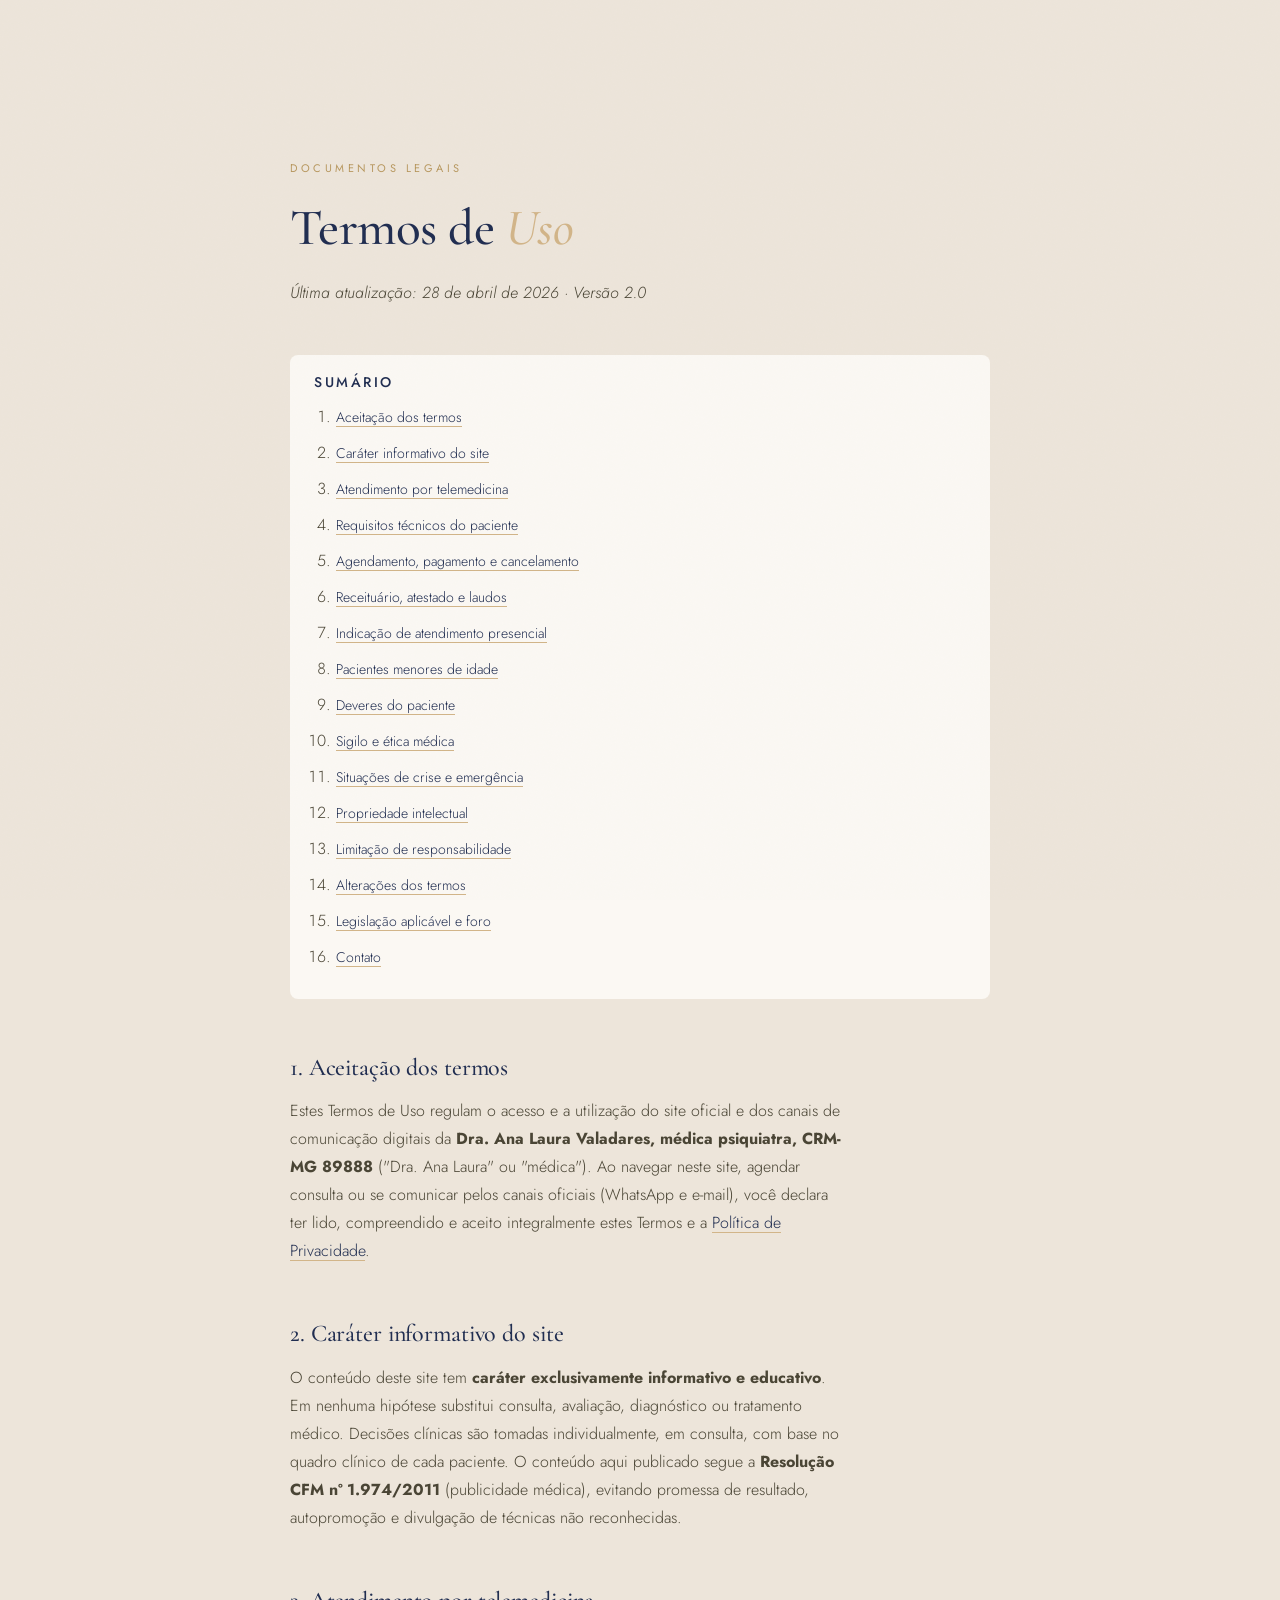
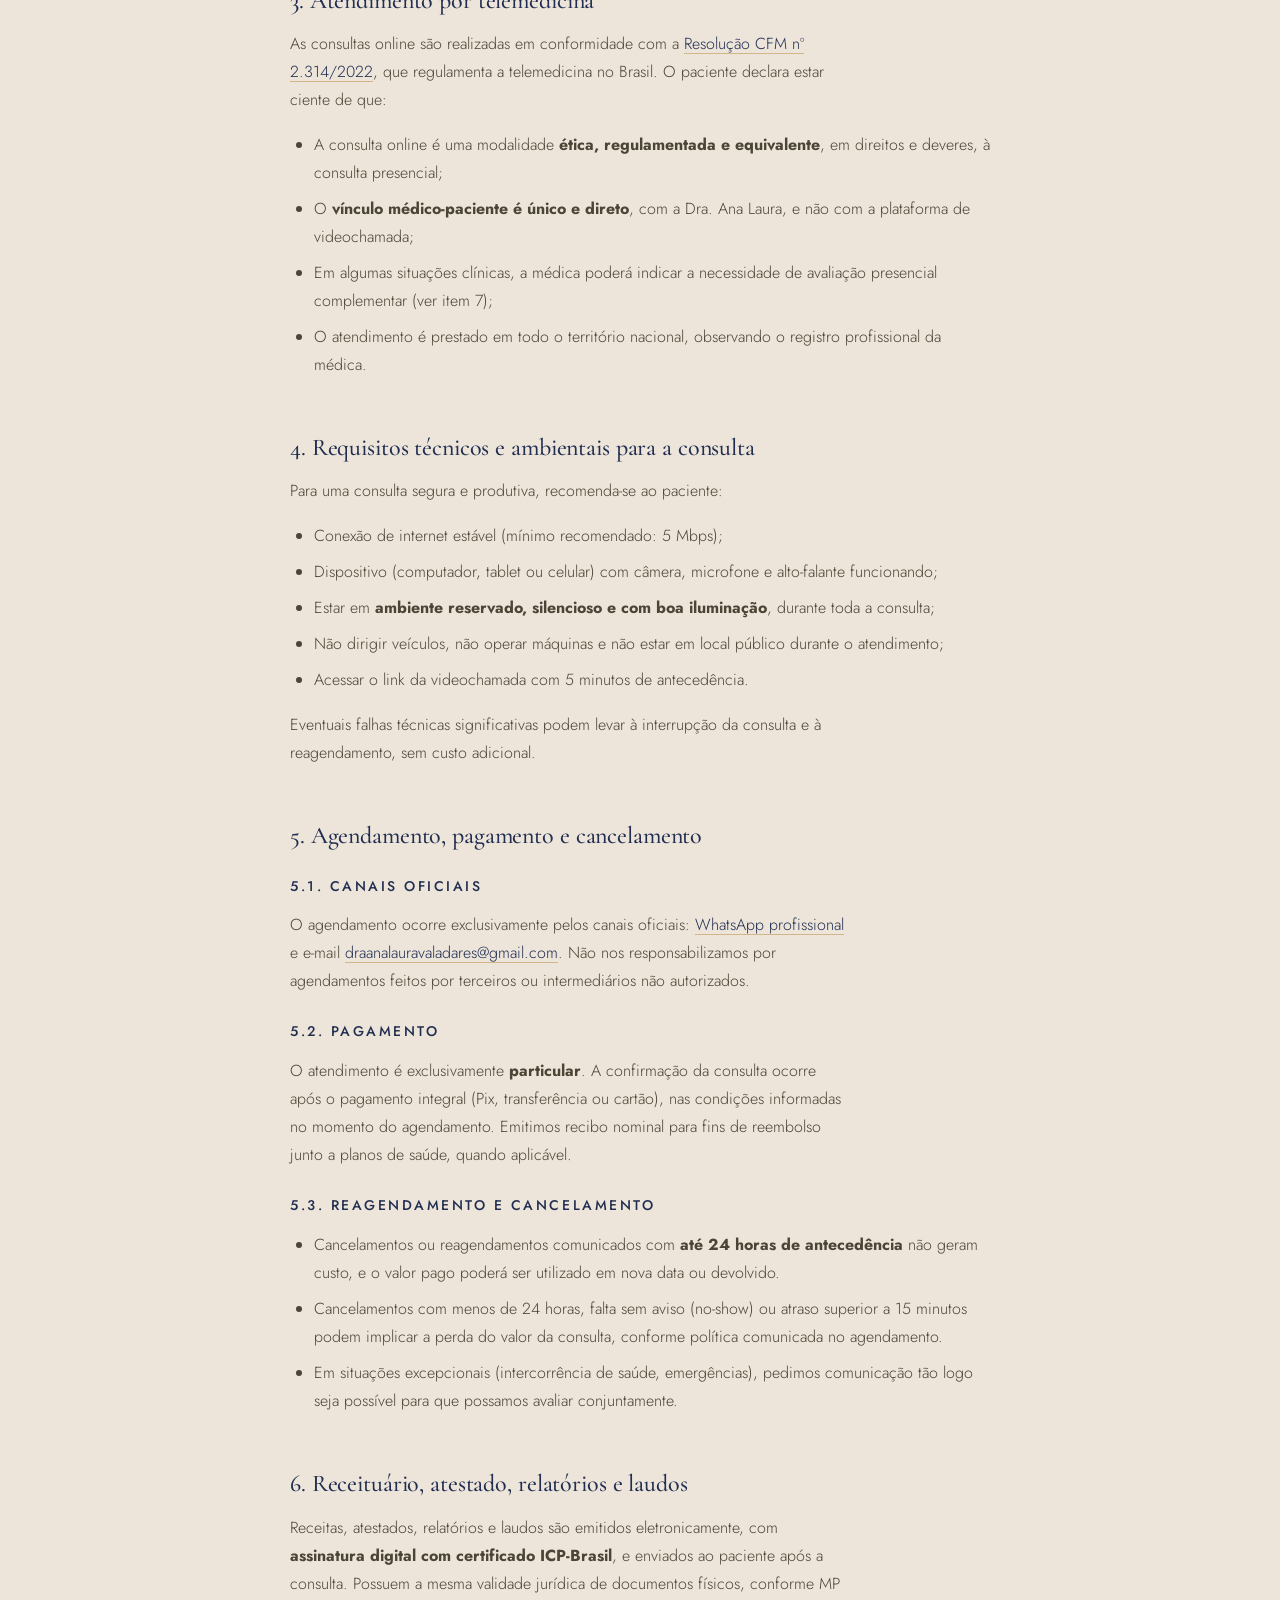
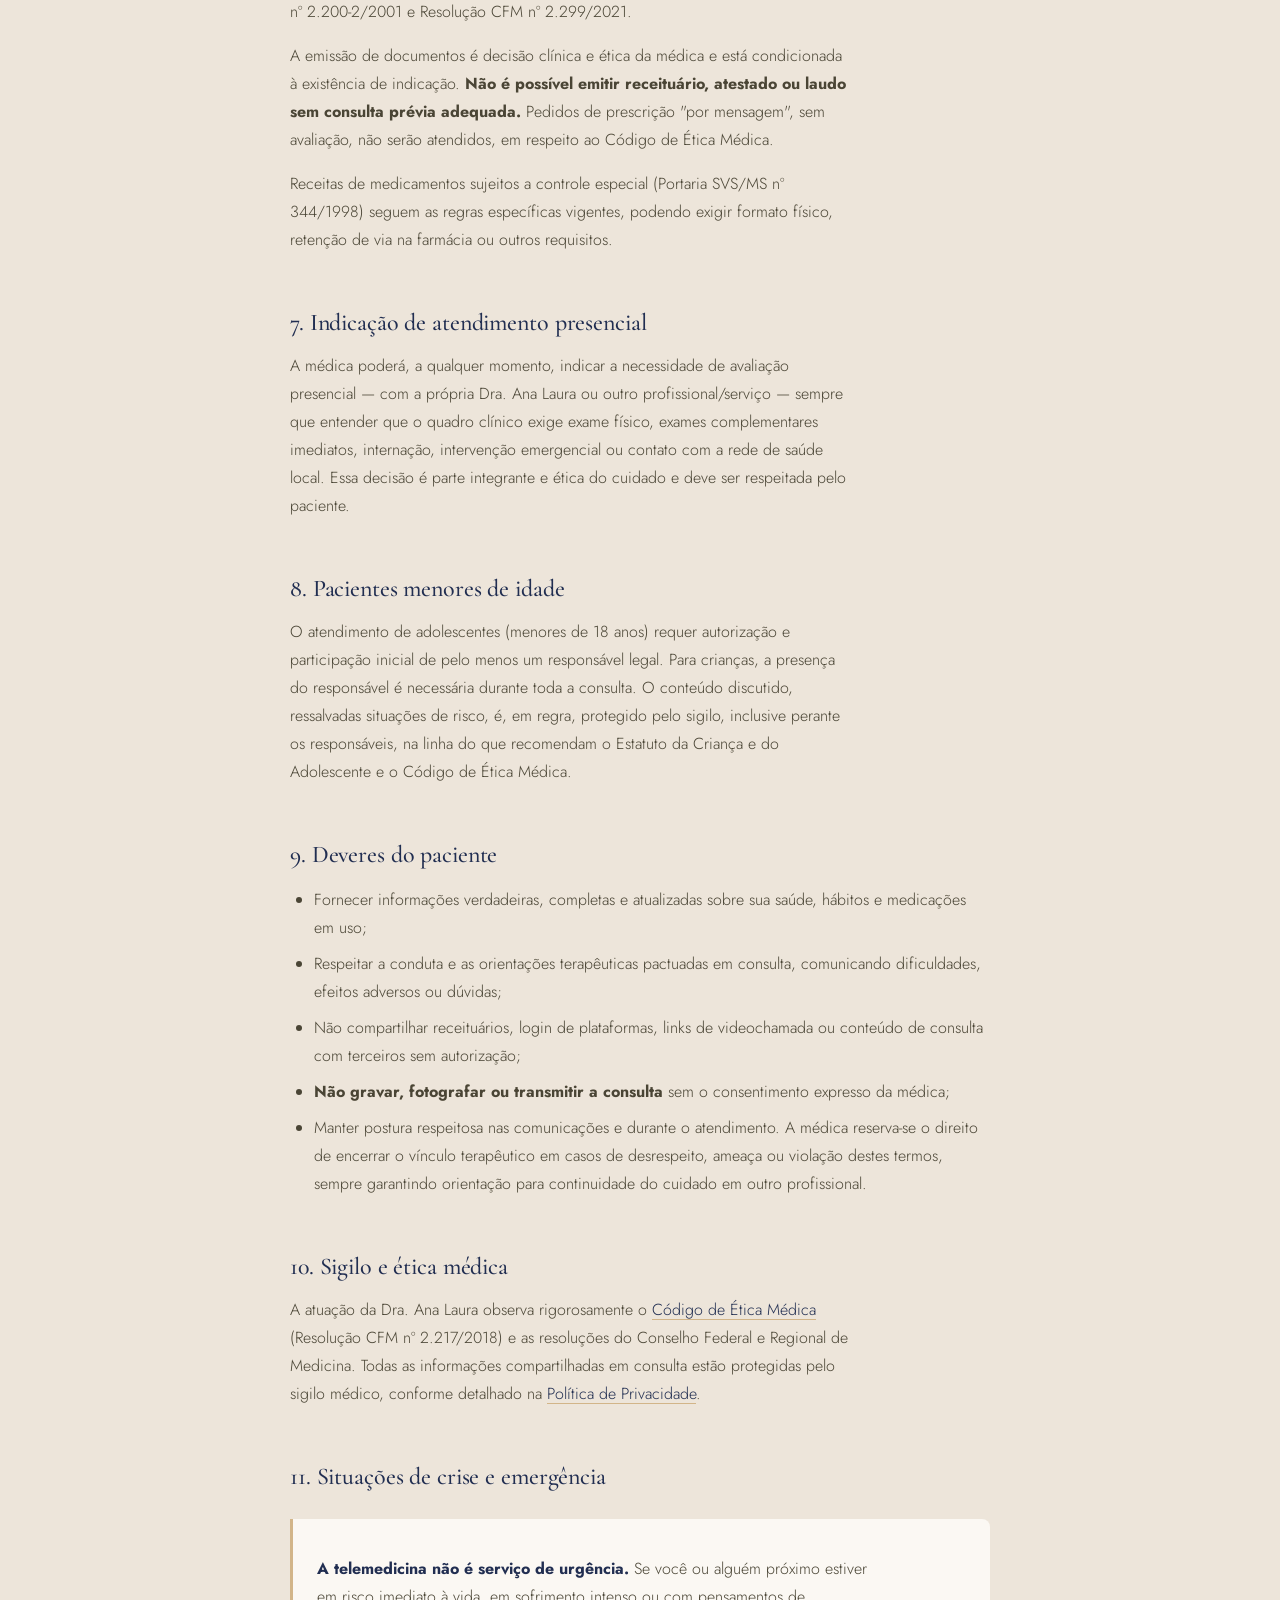
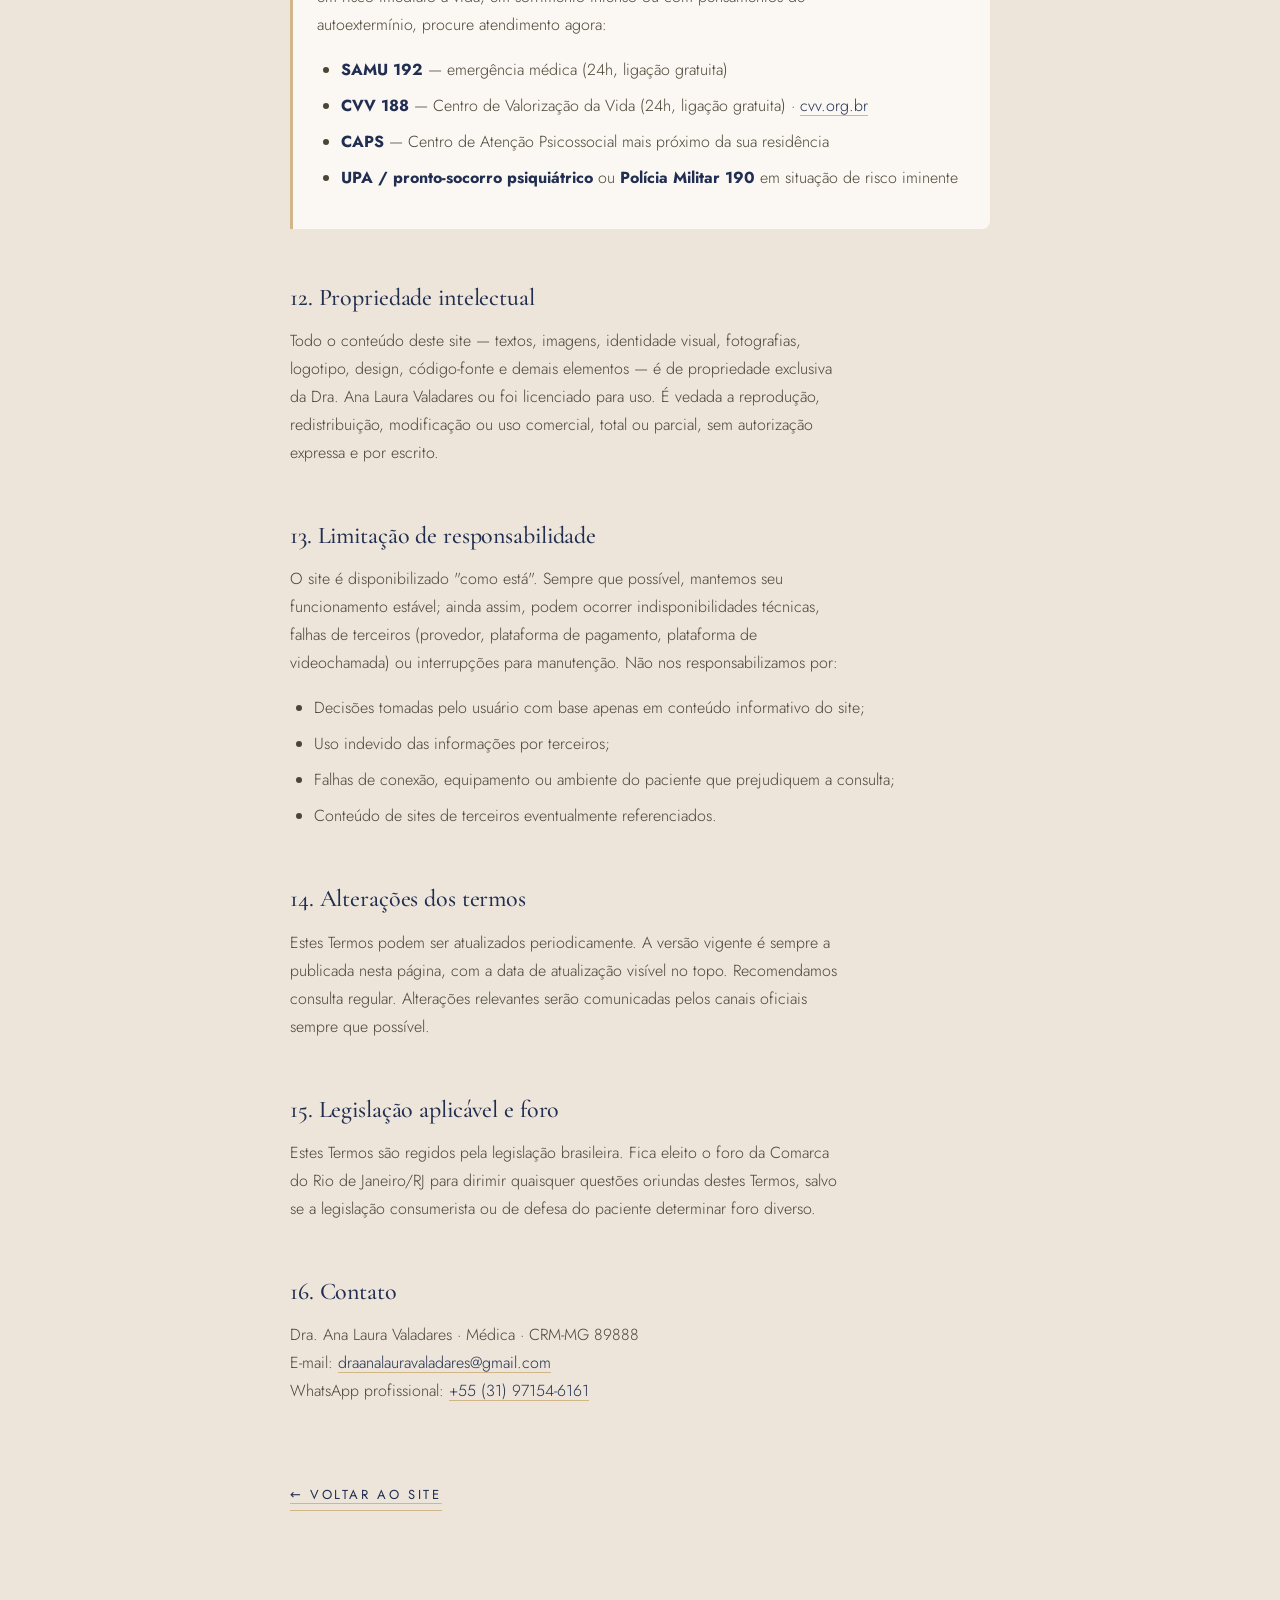
<file: termos-de-uso.html>
<!doctype html>
<html lang="pt-BR">
<head>
<meta charset="utf-8">
<meta name="viewport" content="width=device-width, initial-scale=1">
<title>Termos de Uso · Dra. Ana Laura Valadares</title>
<meta name="description" content="Termos de Uso do site da Dra. Ana Laura Valadares (CRM-MG 89888) — regras de utilização do site e condições do atendimento por telemedicina em psiquiatria.">
<meta name="robots" content="noindex, follow">
<link rel="canonical" href="https://www.psqdraanalaura.com.br/termos-de-uso">
<meta name="theme-color" content="#212e51">
<link rel="icon" href="assets/logo_mark.png">
<link rel="apple-touch-icon" href="assets/logo_mark.png">
<link rel="preconnect" href="https://fonts.googleapis.com">
<link rel="preconnect" href="https://fonts.gstatic.com" crossorigin>
<link rel="preload" as="style" href="https://fonts.googleapis.com/css2?family=Cormorant+Garamond:ital,wght@0,300;0,400;0,500;0,700;1,400&family=Italiana&family=Jost:wght@300;400;500&display=swap" onload="this.onload=null;this.rel='stylesheet'">
<noscript><link rel="stylesheet" href="https://fonts.googleapis.com/css2?family=Cormorant+Garamond:ital,wght@0,300;0,400;0,500;0,700;1,400&family=Italiana&family=Jost:wght@300;400;500&display=swap"></noscript>
<link rel="stylesheet" href="assets/tokens.css">
<link rel="stylesheet" href="styles.css?v=35">
<style>
  .legal { padding: 160px 0 120px; background: var(--cream-300); color: var(--fg-1); }
  .legal__inner { max-width: 780px; margin: 0 auto; padding: 0 40px; }
  .legal__eyebrow { font-family: var(--font-sans); font-size: 11px; letter-spacing: 0.32em; text-transform: uppercase; color: var(--champagne-700); margin-bottom: 24px; }
  .legal__title { font-family: var(--font-serif); font-size: clamp(36px, 4vw, 56px); line-height: 1.05; margin: 0 0 24px; letter-spacing: -0.01em; }
  .legal__title em { font-style: italic; color: var(--champagne-500); }
  .legal h2 { font-family: var(--font-serif); font-size: 24px; font-weight: 500; margin: 56px 0 16px; letter-spacing: -0.005em; color: var(--navy-800); }
  .legal h3 { font-family: var(--font-sans); font-size: 14px; letter-spacing: 0.18em; text-transform: uppercase; font-weight: 500; color: var(--navy-800); margin: 28px 0 10px; }
  .legal p, .legal li { font-family: var(--font-sans); font-size: 16px; line-height: 1.75; color: var(--fg-2); font-weight: 300; }
  .legal ul { padding-left: 24px; }
  .legal li { margin-bottom: 8px; }
  .legal a { color: var(--navy-800); text-decoration: underline; text-decoration-color: var(--champagne-500); text-underline-offset: 4px; }
  .legal__back { display: inline-flex; align-items: center; gap: 12px; font-family: var(--font-sans); font-size: 13px; letter-spacing: 0.2em; text-transform: uppercase; color: var(--navy-800); text-decoration: none; margin-top: 64px; padding-bottom: 4px; border-bottom: 1px solid var(--champagne-500); transition: gap 300ms var(--ease-out); }
  .legal__back:hover { gap: 18px; }
  .legal__updated { font-family: var(--font-sans); font-size: 13px; color: var(--fg-3); font-style: italic; margin-bottom: 48px; }
  .legal__crisis { background: var(--ivory-100); border-left: 3px solid var(--champagne-500); padding: 20px 24px; margin: 28px 0; border-radius: 0 8px 8px 0; }
  .legal__crisis strong { color: var(--navy-800); }
  .legal__toc { background: var(--ivory-100); padding: 20px 24px; border-radius: 8px; margin: 0 0 48px; }
  .legal__toc h2 { margin: 0 0 12px; font-size: 14px; font-family: var(--font-sans); letter-spacing: 0.18em; text-transform: uppercase; }
  .legal__toc ol { padding-left: 22px; margin: 0; }
  .legal__toc a { font-size: 14px; }
</style>
</head>
<body>
<a href="#main" class="skip-link">Pular para o conteúdo</a>
<main id="main" class="legal">
  <div class="legal__inner">
    <div class="legal__eyebrow">Documentos legais</div>
    <h1 class="legal__title">Termos de <em>Uso</em></h1>
    <p class="legal__updated">Última atualização: 28 de abril de 2026 · Versão 2.0</p>

    <nav class="legal__toc" aria-label="Sumário">
      <h2>Sumário</h2>
      <ol>
        <li><a href="#aceitacao">Aceitação dos termos</a></li>
        <li><a href="#informativo">Caráter informativo do site</a></li>
        <li><a href="#telemedicina">Atendimento por telemedicina</a></li>
        <li><a href="#requisitos">Requisitos técnicos do paciente</a></li>
        <li><a href="#agendamento">Agendamento, pagamento e cancelamento</a></li>
        <li><a href="#documentos">Receituário, atestado e laudos</a></li>
        <li><a href="#presencial">Indicação de atendimento presencial</a></li>
        <li><a href="#menor">Pacientes menores de idade</a></li>
        <li><a href="#deveres">Deveres do paciente</a></li>
        <li><a href="#etica">Sigilo e ética médica</a></li>
        <li><a href="#crise">Situações de crise e emergência</a></li>
        <li><a href="#propriedade">Propriedade intelectual</a></li>
        <li><a href="#responsabilidade">Limitação de responsabilidade</a></li>
        <li><a href="#alteracoes">Alterações dos termos</a></li>
        <li><a href="#legislacao">Legislação aplicável e foro</a></li>
        <li><a href="#contato">Contato</a></li>
      </ol>
    </nav>

    <h2 id="aceitacao">1. Aceitação dos termos</h2>
    <p>Estes Termos de Uso regulam o acesso e a utilização do site oficial e dos canais de comunicação digitais da <strong>Dra. Ana Laura Valadares, médica psiquiatra, CRM-MG 89888</strong> ("Dra. Ana Laura" ou "médica"). Ao navegar neste site, agendar consulta ou se comunicar pelos canais oficiais (WhatsApp e e-mail), você declara ter lido, compreendido e aceito integralmente estes Termos e a <a href="politica-de-privacidade.html">Política de Privacidade</a>.</p>

    <h2 id="informativo">2. Caráter informativo do site</h2>
    <p>O conteúdo deste site tem <strong>caráter exclusivamente informativo e educativo</strong>. Em nenhuma hipótese substitui consulta, avaliação, diagnóstico ou tratamento médico. Decisões clínicas são tomadas individualmente, em consulta, com base no quadro clínico de cada paciente. O conteúdo aqui publicado segue a <strong>Resolução CFM nº 1.974/2011</strong> (publicidade médica), evitando promessa de resultado, autopromoção e divulgação de técnicas não reconhecidas.</p>

    <h2 id="telemedicina">3. Atendimento por telemedicina</h2>
    <p>As consultas online são realizadas em conformidade com a <a href="https://sistemas.cfm.org.br/normas/visualizar/resolucoes/BR/2022/2314" target="_blank" rel="noopener">Resolução CFM nº 2.314/2022</a>, que regulamenta a telemedicina no Brasil. O paciente declara estar ciente de que:</p>
    <ul>
      <li>A consulta online é uma modalidade <strong>ética, regulamentada e equivalente</strong>, em direitos e deveres, à consulta presencial;</li>
      <li>O <strong>vínculo médico-paciente é único e direto</strong>, com a Dra. Ana Laura, e não com a plataforma de videochamada;</li>
      <li>Em algumas situações clínicas, a médica poderá indicar a necessidade de avaliação presencial complementar (ver item 7);</li>
      <li>O atendimento é prestado em todo o território nacional, observando o registro profissional da médica.</li>
    </ul>

    <h2 id="requisitos">4. Requisitos técnicos e ambientais para a consulta</h2>
    <p>Para uma consulta segura e produtiva, recomenda-se ao paciente:</p>
    <ul>
      <li>Conexão de internet estável (mínimo recomendado: 5 Mbps);</li>
      <li>Dispositivo (computador, tablet ou celular) com câmera, microfone e alto-falante funcionando;</li>
      <li>Estar em <strong>ambiente reservado, silencioso e com boa iluminação</strong>, durante toda a consulta;</li>
      <li>Não dirigir veículos, não operar máquinas e não estar em local público durante o atendimento;</li>
      <li>Acessar o link da videochamada com 5 minutos de antecedência.</li>
    </ul>
    <p>Eventuais falhas técnicas significativas podem levar à interrupção da consulta e à reagendamento, sem custo adicional.</p>

    <h2 id="agendamento">5. Agendamento, pagamento e cancelamento</h2>
    <h3>5.1. Canais oficiais</h3>
    <p>O agendamento ocorre exclusivamente pelos canais oficiais: <a href="https://wa.me/5531971546161" target="_blank" rel="noopener">WhatsApp profissional</a> e e-mail <a href="mailto:draanalauravaladares@gmail.com">draanalauravaladares@gmail.com</a>. Não nos responsabilizamos por agendamentos feitos por terceiros ou intermediários não autorizados.</p>

    <h3>5.2. Pagamento</h3>
    <p>O atendimento é exclusivamente <strong>particular</strong>. A confirmação da consulta ocorre após o pagamento integral (Pix, transferência ou cartão), nas condições informadas no momento do agendamento. Emitimos recibo nominal para fins de reembolso junto a planos de saúde, quando aplicável.</p>

    <h3>5.3. Reagendamento e cancelamento</h3>
    <ul>
      <li>Cancelamentos ou reagendamentos comunicados com <strong>até 24 horas de antecedência</strong> não geram custo, e o valor pago poderá ser utilizado em nova data ou devolvido.</li>
      <li>Cancelamentos com menos de 24 horas, falta sem aviso (no-show) ou atraso superior a 15 minutos podem implicar a perda do valor da consulta, conforme política comunicada no agendamento.</li>
      <li>Em situações excepcionais (intercorrência de saúde, emergências), pedimos comunicação tão logo seja possível para que possamos avaliar conjuntamente.</li>
    </ul>

    <h2 id="documentos">6. Receituário, atestado, relatórios e laudos</h2>
    <p>Receitas, atestados, relatórios e laudos são emitidos eletronicamente, com <strong>assinatura digital com certificado ICP-Brasil</strong>, e enviados ao paciente após a consulta. Possuem a mesma validade jurídica de documentos físicos, conforme MP nº 2.200-2/2001 e Resolução CFM nº 2.299/2021.</p>
    <p>A emissão de documentos é decisão clínica e ética da médica e está condicionada à existência de indicação. <strong>Não é possível emitir receituário, atestado ou laudo sem consulta prévia adequada.</strong> Pedidos de prescrição "por mensagem", sem avaliação, não serão atendidos, em respeito ao Código de Ética Médica.</p>
    <p>Receitas de medicamentos sujeitos a controle especial (Portaria SVS/MS nº 344/1998) seguem as regras específicas vigentes, podendo exigir formato físico, retenção de via na farmácia ou outros requisitos.</p>

    <h2 id="presencial">7. Indicação de atendimento presencial</h2>
    <p>A médica poderá, a qualquer momento, indicar a necessidade de avaliação presencial — com a própria Dra. Ana Laura ou outro profissional/serviço — sempre que entender que o quadro clínico exige exame físico, exames complementares imediatos, internação, intervenção emergencial ou contato com a rede de saúde local. Essa decisão é parte integrante e ética do cuidado e deve ser respeitada pelo paciente.</p>

    <h2 id="menor">8. Pacientes menores de idade</h2>
    <p>O atendimento de adolescentes (menores de 18 anos) requer autorização e participação inicial de pelo menos um responsável legal. Para crianças, a presença do responsável é necessária durante toda a consulta. O conteúdo discutido, ressalvadas situações de risco, é, em regra, protegido pelo sigilo, inclusive perante os responsáveis, na linha do que recomendam o Estatuto da Criança e do Adolescente e o Código de Ética Médica.</p>

    <h2 id="deveres">9. Deveres do paciente</h2>
    <ul>
      <li>Fornecer informações verdadeiras, completas e atualizadas sobre sua saúde, hábitos e medicações em uso;</li>
      <li>Respeitar a conduta e as orientações terapêuticas pactuadas em consulta, comunicando dificuldades, efeitos adversos ou dúvidas;</li>
      <li>Não compartilhar receituários, login de plataformas, links de videochamada ou conteúdo de consulta com terceiros sem autorização;</li>
      <li><strong>Não gravar, fotografar ou transmitir a consulta</strong> sem o consentimento expresso da médica;</li>
      <li>Manter postura respeitosa nas comunicações e durante o atendimento. A médica reserva-se o direito de encerrar o vínculo terapêutico em casos de desrespeito, ameaça ou violação destes termos, sempre garantindo orientação para continuidade do cuidado em outro profissional.</li>
    </ul>

    <h2 id="etica">10. Sigilo e ética médica</h2>
    <p>A atuação da Dra. Ana Laura observa rigorosamente o <a href="https://portal.cfm.org.br/codigo-de-etica-medica/" target="_blank" rel="noopener">Código de Ética Médica</a> (Resolução CFM nº 2.217/2018) e as resoluções do Conselho Federal e Regional de Medicina. Todas as informações compartilhadas em consulta estão protegidas pelo sigilo médico, conforme detalhado na <a href="politica-de-privacidade.html#sigilo">Política de Privacidade</a>.</p>

    <h2 id="crise">11. Situações de crise e emergência</h2>
    <div class="legal__crisis">
      <p><strong>A telemedicina não é serviço de urgência.</strong> Se você ou alguém próximo estiver em risco imediato à vida, em sofrimento intenso ou com pensamentos de autoextermínio, procure atendimento agora:</p>
      <ul>
        <li><strong>SAMU 192</strong> — emergência médica (24h, ligação gratuita)</li>
        <li><strong>CVV 188</strong> — Centro de Valorização da Vida (24h, ligação gratuita) · <a href="https://cvv.org.br/" target="_blank" rel="noopener">cvv.org.br</a></li>
        <li><strong>CAPS</strong> — Centro de Atenção Psicossocial mais próximo da sua residência</li>
        <li><strong>UPA / pronto-socorro psiquiátrico</strong> ou <strong>Polícia Militar 190</strong> em situação de risco iminente</li>
      </ul>
    </div>

    <h2 id="propriedade">12. Propriedade intelectual</h2>
    <p>Todo o conteúdo deste site — textos, imagens, identidade visual, fotografias, logotipo, design, código-fonte e demais elementos — é de propriedade exclusiva da Dra. Ana Laura Valadares ou foi licenciado para uso. É vedada a reprodução, redistribuição, modificação ou uso comercial, total ou parcial, sem autorização expressa e por escrito.</p>

    <h2 id="responsabilidade">13. Limitação de responsabilidade</h2>
    <p>O site é disponibilizado "como está". Sempre que possível, mantemos seu funcionamento estável; ainda assim, podem ocorrer indisponibilidades técnicas, falhas de terceiros (provedor, plataforma de pagamento, plataforma de videochamada) ou interrupções para manutenção. Não nos responsabilizamos por:</p>
    <ul>
      <li>Decisões tomadas pelo usuário com base apenas em conteúdo informativo do site;</li>
      <li>Uso indevido das informações por terceiros;</li>
      <li>Falhas de conexão, equipamento ou ambiente do paciente que prejudiquem a consulta;</li>
      <li>Conteúdo de sites de terceiros eventualmente referenciados.</li>
    </ul>

    <h2 id="alteracoes">14. Alterações dos termos</h2>
    <p>Estes Termos podem ser atualizados periodicamente. A versão vigente é sempre a publicada nesta página, com a data de atualização visível no topo. Recomendamos consulta regular. Alterações relevantes serão comunicadas pelos canais oficiais sempre que possível.</p>

    <h2 id="legislacao">15. Legislação aplicável e foro</h2>
    <p>Estes Termos são regidos pela legislação brasileira. Fica eleito o foro da Comarca do Rio de Janeiro/RJ para dirimir quaisquer questões oriundas destes Termos, salvo se a legislação consumerista ou de defesa do paciente determinar foro diverso.</p>

    <h2 id="contato">16. Contato</h2>
    <p>Dra. Ana Laura Valadares · Médica · CRM-MG 89888<br>
    E-mail: <a href="mailto:draanalauravaladares@gmail.com">draanalauravaladares@gmail.com</a><br>
    WhatsApp profissional: <a href="https://wa.me/5531971546161" target="_blank" rel="noopener">+55 (31) 97154-6161</a></p>

    <a href="index.html" class="legal__back">← Voltar ao site</a>
  </div>
</main>

<!-- Supabase tracking (Entrega 1 — captura GCLID/UTMs em public.clicks). Último script, isolado. -->
<script src="assets/js/vendor/supabase.min.js"></script>
<script src="assets/js/tracking.js?v=1" defer></script>

</body>
</html>
</file>
<file: styles.css>
/* =========================================================================
   Dra. Ana Laura — Landing Page
   ========================================================================= */

*, *::before, *::after { box-sizing: border-box; }

html { scroll-behavior: smooth; }

body {
  margin: 0;
  background: var(--cream-300);
  color: var(--navy-800);
  overflow-x: hidden;
}

/* Custom cursor-less refinements and overall type refinement */
:root {
  --grad-cream-to-sand: linear-gradient(180deg, #ede5da 0%, #ebe2d3 50%, #e3d4ba 100%);
  --grad-sand-to-navy: linear-gradient(165deg, #ede5da 0%, #e3d4ba 22%, #d2b589 42%, #6a6e7e 68%, #2a355a 85%, #212e51 100%);
  --grad-navy-to-sand: linear-gradient(165deg, #212e51 0%, #2a355a 18%, #4a5276 38%, #a08f75 62%, #d2b589 82%, #ede5da 100%);
}

/* subtle paper grain across the page --------------------------------------- */
body::before {
  content: '';
  position: fixed;
  inset: 0;
  pointer-events: none;
  z-index: 1;
  opacity: 0.35;
  mix-blend-mode: multiply;
  background-image: url("data:image/svg+xml;utf8,<svg xmlns='http://www.w3.org/2000/svg' width='240' height='240'><filter id='n'><feTurbulence type='fractalNoise' baseFrequency='0.85' numOctaves='2' stitchTiles='stitch'/><feColorMatrix values='0 0 0 0 0.13  0 0 0 0 0.18  0 0 0 0 0.32  0 0 0 0.035 0'/></filter><rect width='100%' height='100%' filter='url(%23n)'/></svg>");
}

.container { max-width: 1280px; margin: 0 auto; padding: 0 40px; }

/* Reveal on scroll --------------------------------------------------------- */
.reveal { opacity: 0; transform: translateY(24px); transition: opacity 900ms var(--ease-out), transform 900ms var(--ease-out); }
.reveal.is-visible { opacity: 1; transform: none; }
.reveal.delay-1 { transition-delay: 120ms; }
.reveal.delay-2 { transition-delay: 240ms; }
.reveal.delay-3 { transition-delay: 360ms; }
.reveal.delay-4 { transition-delay: 480ms; }

/* =========================================================================
   HEADER
   ========================================================================= */
.header {
  position: fixed; top: 0; left: 0; right: 0; z-index: 40;
  padding: 18px 0;
  transition: background 400ms var(--ease-out), backdrop-filter 400ms var(--ease-out), padding 400ms var(--ease-out);
}
.header.is-scrolled {
  background: rgba(237, 229, 218, 0.85);
  backdrop-filter: blur(16px);
  -webkit-backdrop-filter: blur(16px);
  padding: 12px 0;
  border-bottom: 1px solid var(--border-1);
}
.header__inner {
  max-width: 1280px; margin: 0 auto; padding: 0 40px;
  display: flex; align-items: center; justify-content: space-between; gap: 32px;
}
.brand { display: flex; align-items: center; gap: 14px; text-decoration: none; color: var(--navy-800); }
.brand__mark { height: 42px; width: auto; }
.brand__name {
  font-family: var(--font-display);
  font-size: 22px; line-height: 1;
  color: var(--navy-800); letter-spacing: 0.01em;
}
.brand__tag {
  font-family: var(--font-sans);
  font-size: 9px; letter-spacing: 0.32em;
  text-transform: uppercase;
  color: var(--champagne-700);
  margin-top: 4px;
  font-weight: 500;
}
.nav { display: flex; gap: 40px; }
.nav a {
  font-family: var(--font-sans);
  font-size: 12px; letter-spacing: 0.22em;
  text-transform: uppercase; color: var(--navy-800);
  text-decoration: none; font-weight: 400;
  position: relative; padding: 4px 0;
}
.nav a::after {
  content: ''; position: absolute; left: 0; right: 100%; bottom: 0;
  height: 1px; background: var(--champagne-600);
  transition: right 500ms var(--ease-out);
}
.nav a:hover::after { right: 0; }
.nav-toggle { display: none; background: transparent; border: none; cursor: pointer; padding: 8px; color: var(--navy-800); }
.nav-toggle svg { width: 22px; height: 22px; }

/* =========================================================================
   BUTTONS
   ========================================================================= */
.btn {
  display: inline-flex; align-items: center; gap: 10px;
  font-family: var(--font-sans); font-size: 11px;
  letter-spacing: 0.24em; text-transform: uppercase;
  padding: 16px 28px; border-radius: var(--r-pill);
  border: 1px solid transparent; cursor: pointer;
  font-weight: 500; text-decoration: none;
  transition: all 400ms var(--ease-out);
  white-space: nowrap;
}
.btn--primary {
  background: var(--navy-800); color: var(--cream-300);
  box-shadow: 0 1px 2px rgba(33,46,81,0.10);
}
.btn--primary:hover {
  background: var(--navy-900);
  transform: translateY(-1px);
  box-shadow: 0 10px 26px rgba(33,46,81,0.18);
}
.btn--ghost {
  background: transparent; color: var(--navy-800);
  border: 1px solid rgba(33,46,81,0.20);
}
.btn--ghost:hover {
  border-color: var(--navy-800);
  background: rgba(33,46,81,0.03);
}
.btn--whats {
  background: var(--champagne-500); color: var(--navy-900);
}
.btn--whats:hover {
  background: var(--champagne-600);
  transform: translateY(-1px);
  box-shadow: 0 8px 22px rgba(210,181,137,0.35);
}
.btn .arrow { transition: transform 400ms var(--ease-out); display: inline-block; }
.btn:hover .arrow { transform: translateX(4px); }

.link-arrow {
  font-family: var(--font-sans); font-size: 12px;
  letter-spacing: 0.2em; text-transform: uppercase;
  color: var(--navy-800); text-decoration: none;
  border-bottom: 1px solid var(--champagne-500);
  padding-bottom: 4px; display: inline-flex; align-items: center; gap: 10px;
  transition: color 300ms var(--ease-out);
}
.link-arrow:hover { color: var(--champagne-700); }
.link-arrow .arrow { transition: transform 300ms var(--ease-out); }
.link-arrow:hover .arrow { transform: translateX(4px); }

/* =========================================================================
   HERO
   ========================================================================= */
.hero {
  position: relative;
  min-height: 100vh;
  padding: 160px 0 120px;
  overflow: hidden;
  background: radial-gradient(ellipse at 20% 30%, rgba(210,181,137,0.18) 0%, transparent 55%),
              radial-gradient(ellipse at 85% 75%, rgba(33,46,81,0.08) 0%, transparent 55%),
              var(--cream-300);
}

/* decorative arc/curves — inspired by the monogram oval ------------------- */
.hero__decor {
  position: absolute;
  pointer-events: none;
  color: var(--navy-800);
  opacity: 0.08;
}
.hero__decor--tl { top: -140px; left: -140px; width: 520px; height: 520px; }
.hero__decor--br { right: -160px; bottom: -200px; width: 680px; height: 680px; opacity: 0.05; }

.hero__inner {
  position: relative; z-index: 2;
  max-width: 1280px; margin: 0 auto; padding: 0 40px;
  display: grid;
  grid-template-columns: 1fr 1.1fr;
  gap: 96px;
  align-items: center;
}
.hero__visual { grid-column: 1; grid-row: 1; }
.hero__copy { grid-column: 2; grid-row: 1; }
}

.hero__eyebrow {
  display: inline-flex; align-items: center; gap: 14px;
  font-family: var(--font-sans); font-size: 11px;
  letter-spacing: 0.32em; text-transform: uppercase;
  color: var(--champagne-700); font-weight: 500;
  margin-bottom: 36px;
}
.hero__eyebrow::before {
  content: ''; width: 36px; height: 1px; background: var(--champagne-600);
}

.hero__title {
  font-family: var(--font-serif);
  font-size: clamp(42px, 5.2vw, 78px);
  line-height: 1.05;
  font-weight: 400;
  color: var(--navy-800);
  letter-spacing: -0.012em;
  margin: 0;
  word-spacing: 0.15em;
}
.hero__title .italic {
  font-family: var(--font-serif);
  font-style: italic; font-weight: 400;
}
.hero__title .display {
  font-family: var(--font-serif);
  font-style: italic; font-weight: 400;
}
  color: var(--champagne-700);
}
.hero__title .display {
  font-family: var(--font-display);
  font-weight: 400;
  font-size: 1.02em;
  letter-spacing: -0.005em;
  color: var(--navy-800);
  display: inline-block;
  line-height: 0.95;
  background: linear-gradient(135deg, #212e51 0%, #4a5276 50%, #b8985f 100%);
  -webkit-background-clip: text;
  background-clip: text;
  -webkit-text-fill-color: transparent;
}

/* Entrance animation for hero title — word-by-word rise */
.hero__title .word {
  display: inline-block;
  opacity: 0;
  transform: translateY(28px);
  animation: wordRise 1.1s var(--ease-out) forwards;
  margin-right: 0.25em;
}
@keyframes wordRise {
  to { opacity: 1; transform: translateY(0); }
}

.hero__rule {
  width: 72px; height: 1px; background: var(--navy-800);
  margin: 40px 0 32px; opacity: 0.4;
}

.hero__lede {
  font-family: var(--font-serif);
  font-size: clamp(26px, 2.4vw, 34px); line-height: 1.35;
  color: var(--navy-800); font-weight: 400;
  max-width: 22ch; margin: 0 0 44px;
  letter-spacing: -0.005em;
}
.hero__lede em { font-style: italic; color: var(--champagne-700); }

.hero__actions { display: flex; gap: 18px; flex-wrap: wrap; margin-bottom: 18px; }

.hero__microcopy {
  display: flex; align-items: center; gap: 10px;
  font-family: var(--font-sans); font-size: 12.5px;
  letter-spacing: 0.06em;
  color: var(--fg-3);
  font-weight: 400;
  margin: 0 0 56px;
  text-transform: uppercase;
}
.hero__microcopy em {
  font-style: italic;
  font-family: var(--font-serif);
  text-transform: none;
  letter-spacing: 0;
  color: var(--champagne-700);
  font-size: 14px;
  font-weight: 400;
  margin: 0 1px;
}
.hero__microcopy-dot {
  width: 8px; height: 8px; border-radius: 50%;
  background: #4caf50;
  box-shadow: 0 0 0 0 rgba(76, 175, 80, 0.5);
  animation: heroDot 2.4s ease-out infinite;
  flex-shrink: 0;
}
@keyframes heroDot {
  0% { box-shadow: 0 0 0 0 rgba(76, 175, 80, 0.55); }
  60%, 100% { box-shadow: 0 0 0 12px rgba(76, 175, 80, 0); }
}

.hero__credentials {
  display: flex; gap: 48px; flex-wrap: wrap;
  padding-top: 32px;
  border-top: 1px solid var(--hairline);
  max-width: 560px;
}
.hero__credentials .label {
  display: block; font-size: 10px; letter-spacing: 0.28em;
  margin-bottom: 8px; color: var(--fg-3); font-weight: 500;
}
.cred-v {
  font-family: var(--font-serif); font-size: 16px;
  color: var(--navy-800); font-weight: 500;
  letter-spacing: 0.005em;
}

/* hero portrait composition — layered, editorial ------------------------- */
.hero__visual {
  position: relative;
  aspect-ratio: 4/5;
  max-width: 560px;
  justify-self: end;
  width: 100%;
}
.hero__portrait {
  position: absolute; inset: 0;
  border-radius: 320px 320px 20px 20px;
  overflow: hidden;
  box-shadow: 0 30px 80px rgba(33,46,81,0.18), 0 10px 24px rgba(33,46,81,0.08);
  z-index: 2;
}
.hero__portrait img {
  width: 100%; height: 100%; object-fit: cover; object-position: center top;
  display: block;
  transition: transform 8s var(--ease-out);
}
.hero__visual:hover .hero__portrait img { transform: scale(1.04); }

.hero__frame {
  position: absolute;
  top: 24px; left: -24px;
  width: 100%; height: 100%;
  border: 1px solid var(--champagne-500);
  border-radius: 320px 320px 20px 20px;
  z-index: 1;
}

.hero__stamp {
  position: absolute;
  bottom: -30px; right: -30px;
  width: 140px; height: 140px;
  background: var(--cream-300);
  border-radius: 50%;
  display: flex; align-items: center; justify-content: center;
  box-shadow: 0 10px 30px rgba(33,46,81,0.12);
  z-index: 3;
  font-family: var(--font-serif);
  text-align: center;
  animation: slowSpin 40s linear infinite;
}
.hero__stamp svg { width: 100%; height: 100%; }
@keyframes slowSpin {
  to { transform: rotate(360deg); }
}
.hero__stamp-mark {
  position: absolute;
  width: 44px; height: 44px;
  animation: slowSpin 40s linear infinite reverse;
}
.hero__stamp-mark img { width: 100%; height: 100%; object-fit: contain; }

/* marquee-esque accolade row at bottom of hero ---------------------------- */
.hero__ticker {
  position: relative; z-index: 2;
  margin-top: 80px;
  padding-top: 40px;
  border-top: 1px solid var(--hairline);
  max-width: 1280px; margin-left: auto; margin-right: auto;
  padding-left: 40px; padding-right: 40px;
  display: flex; justify-content: space-between; align-items: center;
  gap: 40px; flex-wrap: wrap;
}
.hero__ticker-item {
  font-family: var(--font-sans); font-size: 11px;
  letter-spacing: 0.28em; text-transform: uppercase;
  color: var(--fg-3); font-weight: 500;
  display: inline-flex; align-items: center; gap: 12px;
}
.hero__ticker-item em {
  font-family: var(--font-serif); font-style: italic;
  font-size: 15px; text-transform: none; letter-spacing: 0.01em;
  color: var(--navy-800); font-weight: 400;
}

/* =========================================================================
   ABOUT
   ========================================================================= */
.about {
  position: relative;
  padding: 140px 0;
  background: var(--ivory-200);
}
.about__inner {
  max-width: 1280px; margin: 0 auto; padding: 0 40px;
  display: grid; grid-template-columns: 5fr 6fr; gap: 96px;
  align-items: start;
}
.about__visual {
  position: sticky; top: 120px;
  aspect-ratio: 3/4;
  border-radius: var(--r-xl);
  overflow: hidden;
  box-shadow: 0 20px 60px rgba(33,46,81,0.14);
}
.about__visual img { width: 100%; height: 100%; object-fit: cover; display: block; }
.about__visual::after {
  content: ''; position: absolute; inset: 0;
  background: linear-gradient(180deg, transparent 55%, rgba(33,46,81,0.35) 100%);
  pointer-events: none;
}
.about__visual-caption {
  position: absolute; bottom: 28px; left: 28px; right: 28px;
  color: var(--cream-300);
  font-family: var(--font-serif); font-style: italic;
  font-size: 17px; line-height: 1.4;
  z-index: 2;
}

.about__eyebrow {
  font-family: var(--font-sans); font-size: 11px;
  letter-spacing: 0.32em; text-transform: uppercase;
  color: var(--champagne-700); font-weight: 500;
  margin-bottom: 24px;
  display: inline-flex; align-items: center; gap: 14px;
}
.about__eyebrow::before {
  content: ''; width: 28px; height: 1px; background: var(--champagne-600);
}
.about__title {
  font-family: var(--font-serif);
  font-size: clamp(34px, 3.6vw, 52px);
  line-height: 1.1;
  font-weight: 400;
  color: var(--navy-800);
  margin: 0 0 40px;
  letter-spacing: -0.008em;
}
.about__title .italic {
  font-style: italic; color: var(--champagne-700);
}
.about__body p {
  font-family: var(--font-sans); font-size: 17px;
  line-height: 1.75; color: var(--fg-2); font-weight: 300;
  margin: 0 0 22px; max-width: 58ch;
}
.about__body p strong { color: var(--navy-800); font-weight: 500; }

.about__signature {
  margin-top: 48px; padding-top: 32px;
  border-top: 1px solid var(--hairline);
  display: flex; justify-content: space-between; align-items: end;
  gap: 32px; flex-wrap: wrap;
}
.about__sig-name {
  font-family: var(--font-display);
  font-size: 42px; line-height: 1;
  color: var(--navy-800);
}
.about__sig-role {
  font-family: var(--font-sans); font-size: 10px;
  letter-spacing: 0.28em; text-transform: uppercase;
  color: var(--fg-3); margin-top: 8px; font-weight: 500;
}
.about__sig-credentials {
  text-align: right;
  font-family: var(--font-serif);
  font-size: 14px; color: var(--fg-2);
  font-style: italic;
  line-height: 1.6;
}

/* =========================================================================
   GRADIENT TRANSITION BAND — cream to navy
   ========================================================================= */
.gradient-band {
  position: relative;
  min-height: 100vh;
  background: var(--grad-sand-to-navy);
  background-attachment: fixed;
  overflow: hidden;
  display: flex; align-items: center;
  padding: 120px 0;
}
.gradient-band__noise {
  position: absolute; inset: 0;
  opacity: 0.4;
  mix-blend-mode: overlay;
  background-image: url("data:image/svg+xml;utf8,<svg xmlns='http://www.w3.org/2000/svg' width='300' height='300'><filter id='n'><feTurbulence type='fractalNoise' baseFrequency='0.7' numOctaves='3' stitchTiles='stitch'/><feColorMatrix values='0 0 0 0 1  0 0 0 0 1  0 0 0 0 1  0 0 0 0.18 0'/></filter><rect width='100%' height='100%' filter='url(%23n)'/></svg>");
  pointer-events: none;
}
.gradient-band__inner {
  position: relative; z-index: 2;
  max-width: 1280px; margin: 0 auto; padding: 0 40px;
  width: 100%;
  display: grid;
  grid-template-columns: 1fr auto;
  gap: 80px;
  align-items: end;
}
.gradient-band__quote {
  font-family: var(--font-serif);
  font-style: italic;
  font-size: clamp(34px, 3.8vw, 58px);
  line-height: 1.22;
  font-weight: 400;
  color: var(--cream-200, #f4ede0);
  letter-spacing: -0.008em;
  max-width: 22ch;
  margin: 0;
  text-shadow: 0 1px 30px rgba(0,0,0,0.25);
}
  font-size: clamp(32px, 3.6vw, 54px);
  line-height: 1.2;
  font-weight: 400;
  color: var(--cream-300);
  letter-spacing: -0.008em;
  max-width: 22ch;
  margin: 0;
}
.gradient-band__quote .mark {
  font-family: var(--font-display);
  font-style: normal;
  color: var(--champagne-500);
  font-size: 1.08em;
}
.gradient-band__attribution {
  font-family: var(--font-sans);
  font-size: 11px; letter-spacing: 0.32em;
  text-transform: uppercase;
  color: var(--champagne-500);
  font-weight: 500;
  margin-top: 36px;
  display: flex; align-items: center; gap: 14px;
}
.gradient-band__attribution::before {
  content: ''; width: 36px; height: 1px; background: var(--champagne-500);
}
/* Reusable rotating seal ------------------------------------------------- */
.seal {
  position: relative;
  display: inline-flex; align-items: center; justify-content: center;
  width: 180px; height: 180px;
  flex: none;
}
.seal__ring {
  position: absolute; inset: 0;
  animation: slowSpin 28s linear infinite;
}
.seal__ring svg { width: 100%; height: 100%; display: block; }
.seal__core {
  position: relative; z-index: 2;
  width: 44%; height: 44%;
  display: flex; align-items: center; justify-content: center;
}
.seal__core img { width: 100%; height: 100%; object-fit: contain; }
.seal__halo {
  position: absolute; inset: 14%;
  border-radius: 50%;
  border: 1px dashed currentColor;
  opacity: 0.25;
  animation: slowSpin 60s linear infinite;
}
.seal--lg { width: 240px; height: 240px; }
.seal--xl { width: 320px; height: 320px; }

/* Gradient-band variation — cream ink */
.gradient-band__seal { color: var(--cream-300); }
.gradient-band__seal .seal__core img { filter: brightness(0) invert(1); opacity: 0.95; }

/* Manifesto variation — champagne ink */
.manifesto__seal {
  position: absolute;
  right: 8%; top: 50%;
  transform: translateY(-50%);
  color: var(--champagne-500);
  opacity: 0.9;
  z-index: 2;
}
.manifesto__seal .seal__core img { filter: brightness(0) invert(1); opacity: 0.92; }

/* =========================================================================
   BREATHING ORBITS — serene mental-health motif
   ========================================================================= */
.breath {
  position: absolute; inset: 0;
  pointer-events: none; overflow: hidden;
  z-index: 1;
}
.breath svg { width: 100%; height: 100%; }
.breath circle {
  fill: none; stroke: currentColor;
  transform-origin: center;
  transform-box: fill-box;
}
.breath .r1 { animation: breathe 7s ease-in-out infinite; }
.breath .r2 { animation: breathe 7s ease-in-out infinite .7s; }
.breath .r3 { animation: breathe 7s ease-in-out infinite 1.4s; }
.breath .r4 { animation: breathe 7s ease-in-out infinite 2.1s; }
.breath .r5 { animation: breathe 7s ease-in-out infinite 2.8s; }
@keyframes breathe {
  0%, 100% { transform: scale(0.75); opacity: 0; stroke-width: 0.6; }
  15% { opacity: 0.55; }
  100% { transform: scale(1.5); opacity: 0; stroke-width: 0.2; }
}
.manifesto .breath { color: var(--champagne-500); opacity: 0.55; z-index: 3; mix-blend-mode: screen; }
.values__seal {
  position: absolute;
  top: 50%; left: 50%;
  transform: translate(-50%, -50%);
  color: var(--navy-800);
  opacity: 0.06;
  pointer-events: none;
}

/* CTA seal — big champagne ring */
.cta__seal {
  position: absolute;
  right: -60px; top: 50%;
  transform: translateY(-50%);
  color: var(--champagne-500);
  opacity: 0.22;
  pointer-events: none;
}

/* Footer seal — compact */
.footer__seal { color: var(--navy-800); }

/* =========================================================================
   WHATSAPP TOUCHPOINTS — text-integrated, never iconic
   ========================================================================= */

/* Inline link — lives inside body prose as a natural hyperlink flourish */
.wa-inline {
  color: inherit;
  text-decoration: none;
  font-style: italic;
  font-weight: 500;
  background-image: linear-gradient(var(--champagne-500), var(--champagne-500));
  background-size: 100% 1px;
  background-position: 0 100%;
  background-repeat: no-repeat;
  padding-bottom: 2px;
  transition: background-size 600ms var(--ease-out), color 400ms var(--ease-out);
}
.wa-inline:hover {
  color: var(--champagne-700);
  background-size: 100% 2px;
}
.wa-inline--light { color: var(--cream-300); }
.wa-inline--light:hover { color: var(--champagne-500); }

/* Whisper — a softer block invitation (small caps label + italic phrase) */
.wa-whisper {
  display: block;
  text-decoration: none;
  color: inherit;
  padding: 20px 0 2px;
  border-top: 1px solid var(--hairline);
  max-width: 520px;
  transition: padding 400ms var(--ease-out);
}
.wa-whisper:hover { padding-left: 14px; }
.wa-whisper__label {
  display: block;
  font-family: var(--font-sans);
  font-size: 10px;
  letter-spacing: 0.28em;
  text-transform: uppercase;
  font-weight: 500;
  color: var(--champagne-700);
  margin-bottom: 12px;
}
.wa-whisper__text {
  font-family: var(--font-serif);
  font-style: italic;
  font-size: clamp(19px, 2vw, 24px);
  line-height: 1.4;
  letter-spacing: -0.003em;
  color: var(--navy-800);
}
.wa-whisper__text::after {
  content: ' \2192';
  font-style: normal;
  color: var(--champagne-600);
  transition: margin-left 400ms var(--ease-out);
  display: inline-block;
  margin-left: 6px;
}
.wa-whisper:hover .wa-whisper__text::after { margin-left: 14px; }

.wa-whisper--light { border-top-color: rgba(237,229,218,0.18); }
.wa-whisper--light .wa-whisper__label { color: var(--champagne-500); }
.wa-whisper--light .wa-whisper__text { color: var(--cream-300); }
.wa-whisper--light .wa-whisper__text::after { color: var(--champagne-500); }

/* Quiet line — for dense sections; single-line prose with animated underline */
.wa-line {
  display: inline-block;
  font-family: var(--font-serif);
  font-style: italic;
  font-size: clamp(17px, 1.4vw, 20px);
  line-height: 1.5;
  color: var(--navy-800);
  text-decoration: none;
  letter-spacing: -0.002em;
  position: relative;
}
.wa-line::after {
  content: '';
  position: absolute;
  left: 0; right: 0; bottom: -2px;
  height: 1px;
  background: var(--champagne-500);
  transform: scaleX(0.3);
  transform-origin: left;
  transition: transform 600ms var(--ease-out);
}
.wa-line:hover::after { transform: scaleX(1); }
.wa-line strong { font-weight: 500; font-style: normal; color: var(--champagne-700); }

.journey__coda {
  margin-top: 80px;
  padding-top: 40px;
  border-top: 1px solid var(--hairline);
  text-align: center;
}
.journey__coda p {
  font-family: var(--font-serif);
  font-style: italic;
  font-size: clamp(20px, 2vw, 26px);
  line-height: 1.45;
  color: var(--navy-800);
  letter-spacing: -0.005em;
  max-width: 640px;
  margin: 0 auto;
}

/* =========================================================================
   IMAGE BACKGROUND MANIFESTO SECTION
   ========================================================================= */
.manifesto {
  position: relative;
  min-height: 92vh;
  padding: 140px 0;
  display: flex; align-items: center;
  overflow: hidden;
  background: var(--navy-800);
}
.manifesto__bg {
  position: absolute; inset: 0;
  background-image: url('assets/manifesto_bg.jpeg?v=2');
  background-image: image-set(
    url('assets/manifesto_bg.webp') type('image/webp'),
    url('assets/manifesto_bg.jpeg') type('image/jpeg')
  );
  background-size: cover;
  background-position: 50% 18%;
  background-attachment: scroll;
  filter: saturate(0.82) contrast(1.02);
  z-index: 1;
}
.manifesto__bg::after {
  content: ''; position: absolute; inset: 0;
  background: linear-gradient(110deg,
    rgba(22,32,58,0.96) 0%,
    rgba(22,32,58,0.92) 48%,
    rgba(22,32,58,0.65) 72%,
    rgba(22,32,58,0.35) 100%);
}
.manifesto__inner {
  position: relative; z-index: 2;
  max-width: 1280px; margin: 0 auto; padding: 0 40px;
  width: 100%;
}
.manifesto__copy { max-width: 620px; }
.manifesto__eyebrow {
  font-family: var(--font-sans); font-size: 11px;
  letter-spacing: 0.32em; text-transform: uppercase;
  color: var(--champagne-500); font-weight: 500;
  margin-bottom: 28px;
  display: inline-flex; align-items: center; gap: 14px;
}
.manifesto__eyebrow::before {
  content: ''; width: 36px; height: 1px; background: var(--champagne-500);
}
.manifesto__title {
  font-family: var(--font-serif);
  font-size: clamp(36px, 4.4vw, 62px);
  line-height: 1.08;
  font-weight: 400;
  color: var(--cream-300);
  margin: 0 0 36px;
  letter-spacing: -0.01em;
}
.manifesto__title .italic { font-style: italic; color: var(--champagne-500); }
.manifesto__title .display {
  font-family: var(--font-serif); font-style: italic;
  color: var(--champagne-500);
  font-weight: 400;
}
.manifesto__body {
  font-family: var(--font-sans); font-size: 20px;
  line-height: 1.72; color: #f5efe4;
  font-weight: 400;
  text-shadow: 0 2px 8px rgba(10,15,30,0.85), 0 0 24px rgba(10,15,30,0.55);
  margin: 0 0 44px;
  max-width: 52ch;
}
.manifesto__signature {
  display: inline-flex; align-items: center; gap: 18px;
  padding-top: 32px;
  border-top: 1px solid rgba(210,181,137,0.3);
}
.manifesto__signature img { height: 48px; filter: brightness(0) invert(1); opacity: 0.92; }
.manifesto { position: relative; }
.manifesto__sig-text {
  font-family: var(--font-display); font-size: 24px;
  color: var(--cream-300); line-height: 1;
}
.manifesto__sig-role {
  font-family: var(--font-sans); font-size: 10px;
  letter-spacing: 0.28em; text-transform: uppercase;
  color: var(--champagne-500); margin-top: 6px; font-weight: 500;
}

/* =========================================================================
   VALUES / DIFFERENTIALS
   ========================================================================= */
.values {
  position: relative;
  padding: 140px 0;
  background: var(--cream-300);
  overflow: hidden;
}
/* Values watermark removed — replaced by animated seal */
.values__watermark { display: none; }
.values__inner { position: relative; z-index: 2; max-width: 1280px; margin: 0 auto; padding: 0 40px; }
.values__head {
  display: grid; grid-template-columns: 1fr 1.5fr; gap: 64px;
  align-items: end; margin-bottom: 96px;
}
.values__title {
  font-family: var(--font-serif);
  font-size: clamp(34px, 3.6vw, 52px);
  line-height: 1.1;
  font-weight: 400;
  color: var(--navy-800);
  margin: 16px 0 0;
  letter-spacing: -0.008em;
}
.values__title .italic { font-style: italic; color: var(--champagne-700); }
.values__lede {
  font-family: var(--font-sans); font-size: 17px;
  line-height: 1.75; color: var(--fg-2);
  font-weight: 300; max-width: 52ch;
  margin: 0;
}

.values__grid {
  display: grid; grid-template-columns: repeat(2, 1fr); gap: 0;
  border-top: 1px solid var(--hairline);
}
.value {
  padding: 56px 48px 56px 0;
  border-bottom: 1px solid var(--hairline);
  display: grid; grid-template-columns: 88px 1fr; gap: 32px;
  align-items: start;
  transition: background 400ms var(--ease-out);
  position: relative;
}
.value__head {
  display: flex; flex-direction: column; align-items: center; gap: 14px;
}
.value__icon {
  width: 44px; height: 44px;
  color: var(--champagne-700);
  opacity: 0.85;
  transition: transform 600ms var(--ease-out), opacity 400ms var(--ease-out);
}
.value:hover .value__icon {
  transform: rotate(-6deg) scale(1.06);
  opacity: 1;
}
.value__icon svg { width: 100%; height: 100%; display: block; }
.value:nth-child(2n) { padding-left: 48px; padding-right: 0; }
.value:nth-child(2n) { border-left: 1px solid var(--hairline); }
.value::before {
  content: ''; position: absolute; left: 0; right: 0; top: 0;
  height: 1px; background: var(--champagne-500);
  transform: scaleX(0); transform-origin: left;
  transition: transform 600ms var(--ease-out);
}
.value:nth-child(2n)::before { left: 48px; }
.value:hover::before { transform: scaleX(1); }

.value__num {
  font-family: var(--font-display);
  font-size: 48px; line-height: 1;
  color: var(--champagne-500);
  font-weight: 400;
}
.value__body { text-align: center; }
.value__body h3 {
  font-family: var(--font-serif);
  font-size: 24px; font-weight: 500;
  color: var(--navy-800);
  margin: 0 0 14px;
  letter-spacing: -0.003em;
}
.value__body h3 em {
  font-family: var(--font-serif); font-style: italic;
  color: var(--champagne-700); font-weight: 400;
}
.value__body p {
  font-family: var(--font-sans); font-size: 15px;
  line-height: 1.65; color: var(--fg-2);
  font-weight: 300; margin: 0 auto; max-width: 44ch;
}

/* =========================================================================
   AREAS OF ATTENTION
   ========================================================================= */
.areas {
  background:
    radial-gradient(ellipse 80% 60% at 20% 0%, rgba(60, 80, 120, 0.45) 0%, transparent 60%),
    radial-gradient(ellipse 70% 60% at 80% 100%, rgba(210, 181, 137, 0.18) 0%, transparent 55%),
    linear-gradient(180deg, #1a2645 0%, #212e51 40%, #182238 100%);
  color: var(--cream-300);
  padding: 160px 0 140px;
  position: relative;
  overflow: hidden;
}
.areas::before {
  content: ''; position: absolute; left: 0; right: 0; top: 0;
  height: 120px;
  background: linear-gradient(180deg, var(--cream-300) 0%, rgba(232, 222, 207, 0.4) 25%, rgba(26, 38, 69, 0) 100%);
  pointer-events: none; z-index: 1;
}
.areas::after {
  content: ''; position: absolute; left: 0; right: 0; bottom: 0;
  height: 120px;
  background: linear-gradient(0deg, var(--cream-300) 0%, rgba(232, 222, 207, 0.4) 25%, rgba(26, 38, 69, 0) 100%);
  pointer-events: none; z-index: 1;
}
.areas__decor {
  position: absolute;
  right: -100px; top: -100px;
  width: 500px; height: 500px;
  border: 1px solid var(--champagne-500);
  border-radius: 50%;
  opacity: 0.15;
  pointer-events: none;
}
.areas__decor--2 {
  position: absolute;
  left: -200px; bottom: -200px;
  width: 600px; height: 600px;
  border: 1px solid var(--champagne-500);
  border-radius: 50%;
  opacity: 0.08;
  pointer-events: none;
}
.areas__inner { position: relative; z-index: 2; max-width: 1280px; margin: 0 auto; padding: 0 40px; }
.areas__head {
  max-width: 720px;
  margin-bottom: 80px;
}
.areas__eyebrow {
  font-family: var(--font-sans); font-size: 11px;
  letter-spacing: 0.32em; text-transform: uppercase;
  color: var(--champagne-500); font-weight: 500;
  margin-bottom: 24px;
  display: inline-flex; align-items: center; gap: 14px;
}
.areas__eyebrow::before {
  content: ''; width: 28px; height: 1px; background: var(--champagne-500);
}
.areas__title {
  font-family: var(--font-serif);
  font-size: clamp(34px, 3.6vw, 52px);
  line-height: 1.1;
  font-weight: 400;
  color: var(--cream-300);
  margin: 0 0 28px;
  letter-spacing: -0.008em;
}
.areas__title .italic { font-style: italic; color: var(--champagne-500); }
.areas__lede {
  font-family: var(--font-sans); font-size: 17px;
  line-height: 1.7; color: rgba(237,229,218,0.72);
  font-weight: 300; margin: 0; max-width: 54ch;
}

.areas__grid {
  list-style: none; padding: 0; margin: 0;
  display: grid;
  grid-template-columns: repeat(3, 1fr);
  gap: 20px;
}
.area-card {
  position: relative;
  background: linear-gradient(165deg, rgba(237,229,218,0.05) 0%, rgba(210,181,137,0.04) 100%);
  border: 1px solid rgba(210,181,137,0.20);
  padding: 36px 32px 32px;
  display: flex; flex-direction: column; gap: 18px;
  min-height: 240px;
  transition: background 600ms var(--ease-out), border-color 600ms var(--ease-out), transform 600ms var(--ease-out);
  overflow: hidden;
}
.area-card::before {
  content: '';
  position: absolute; inset: 0;
  background: radial-gradient(circle at 20% 0%, rgba(210,181,137,0.16) 0%, transparent 60%);
  opacity: 0;
  transition: opacity 600ms var(--ease-out);
  pointer-events: none;
}
.area-card:hover {
  background: linear-gradient(165deg, rgba(210,181,137,0.10) 0%, rgba(210,181,137,0.04) 100%);
  border-color: rgba(210,181,137,0.55);
  transform: translateY(-3px);
}
.area-card:hover::before { opacity: 1; }
.area-card:hover .area-card__icon { color: var(--champagne-500); transform: scale(1.08) rotate(-3deg); }
.area-card:hover .area-card__num { letter-spacing: 0.32em; }

.area-card__num {
  font-family: var(--font-sans);
  font-size: 11px; letter-spacing: 0.28em;
  text-transform: uppercase;
  color: var(--champagne-500); font-weight: 500;
  transition: letter-spacing 600ms var(--ease-out);
}
.area-card__icon {
  width: 48px; height: 48px;
  color: var(--champagne-500);
  opacity: 0.85;
  transition: color 600ms var(--ease-out), transform 700ms var(--ease-out), opacity 600ms var(--ease-out);
}
.area-card:hover .area-card__icon { opacity: 1; }
.area-card__icon svg { width: 100%; height: 100%; }
.area-card__name {
  font-family: var(--font-serif);
  font-size: clamp(19px, 1.5vw, 22px);
  font-weight: 400;
  color: var(--cream-300);
  line-height: 1.25;
  letter-spacing: -0.005em;
  margin-top: auto;
}
.area-card__name em {
  font-style: italic; color: var(--champagne-500);
  font-weight: 400;
}
.area-card__desc {
  font-family: var(--font-sans); font-size: 13px;
  color: rgba(237,229,218,0.62); font-weight: 300;
  line-height: 1.55;
}

@media (max-width: 980px) {
  .areas__grid { grid-template-columns: repeat(2, 1fr); }
  .trust__grid { grid-template-columns: repeat(3, 1fr); }
  .trust__item:nth-child(3n) { border-right: none; }
  .trust__item:nth-child(n+4) { border-top: 1px solid var(--hairline); }
}

/* Áreas de atenção — dots + hint (mobile only, hidden by default) */
.areas__hint,
.areas__dots { display: none; }
.areas__hint {
  font-family: var(--font-sans);
  font-size: 11px;
  letter-spacing: 0.18em;
  text-transform: uppercase;
  color: var(--champagne-500);
  opacity: 0.7;
  text-align: center;
  margin: 18px 0 0;
  padding: 0 24px;
  transition: opacity 600ms var(--ease-out);
  font-style: italic;
  font-weight: 400;
}
.areas__hint::before { content: '← '; }
.areas__hint::after { content: ' →'; }
.areas__hint.is-hidden { opacity: 0; pointer-events: none; }
.areas__dots {
  justify-content: center;
  gap: 8px;
  margin: 14px 0 0;
  padding: 0 24px;
}
.areas__dot {
  display: block;
  width: 6px; height: 6px;
  border-radius: 50%;
  background: var(--champagne-500);
  opacity: 0.28;
  transition: opacity 300ms var(--ease-out), transform 300ms var(--ease-out);
}
.areas__dot.is-active {
  opacity: 1;
  transform: scale(1.3);
}

@media (max-width: 600px) {
  .areas__grid {
    display: flex;
    grid-template-columns: none;
    gap: 16px;
    overflow-x: auto;
    overflow-y: hidden;
    scroll-snap-type: x mandatory;
    scroll-padding: 24px;
    padding: 8px 24px 12px;
    margin: 0 -24px;
    scrollbar-width: none;
    -webkit-overflow-scrolling: touch;
  }
  .areas__grid::-webkit-scrollbar { display: none; }
  .area-card {
    flex: 0 0 84%;
    width: 84%;
    min-height: 240px;
    padding: 32px 26px 28px;
    scroll-snap-align: center;
  }
  .area-card:hover { transform: none; }
  .areas__hint { display: block; }
  .areas__dots { display: flex; }
}

.areas__list {
  list-style: none; padding: 0; margin: 0;
  border-top: 1px solid rgba(210,181,137,0.25);
}
.area {
  display: grid;
  grid-template-columns: 80px 1fr auto;
  gap: 40px; align-items: center;
  padding: 28px 0;
  border-bottom: 1px solid rgba(210,181,137,0.18);
  transition: all 500ms var(--ease-out);
  cursor: default;
  position: relative;
}
.area::before {
  content: ''; position: absolute; left: 0; right: 0; top: 0; bottom: 0;
  background: linear-gradient(90deg, rgba(210,181,137,0.06), transparent 60%);
  opacity: 0; transition: opacity 500ms var(--ease-out);
  pointer-events: none;
}
.area:hover::before { opacity: 1; }
.area:hover { padding-left: 16px; padding-right: 16px; }
.area__num {
  font-family: var(--font-sans);
  font-size: 11px; letter-spacing: 0.2em;
  color: var(--champagne-500); font-weight: 500;
}
.area__name {
  font-family: var(--font-serif);
  font-size: clamp(19px, 1.7vw, 24px);
  font-weight: 400;
  color: var(--cream-300);
  letter-spacing: -0.003em;
}
.area__name em {
  font-style: italic; color: var(--champagne-500);
  font-weight: 400;
}
.area__desc {
  font-family: var(--font-sans); font-size: 13px;
  color: rgba(237,229,218,0.55); font-weight: 300;
  max-width: 320px; text-align: right;
  line-height: 1.5;
}

.areas__foot {
  margin-top: 56px; display: flex; justify-content: space-between;
  align-items: center; gap: 32px; flex-wrap: wrap;
}
.areas__disclaimer {
  font-family: var(--font-serif); font-style: italic;
  font-size: 15px; color: rgba(237,229,218,0.6);
  max-width: 520px; line-height: 1.6;
}

/* =========================================================================
   HOW IT WORKS
   ========================================================================= */
.journey {
  padding: 110px 0;
  background: var(--ivory-200);
  position: relative;
}
.journey__inner { max-width: 1280px; margin: 0 auto; padding: 0 40px; }
.journey__head {
  text-align: center; max-width: 680px; margin: 0 auto 96px;
}
.journey__eyebrow {
  font-family: var(--font-sans); font-size: 11px;
  letter-spacing: 0.32em; text-transform: uppercase;
  color: var(--champagne-700); font-weight: 500;
  margin-bottom: 24px;
  display: inline-flex; align-items: center; gap: 14px;
}
.journey__eyebrow::before, .journey__eyebrow::after {
  content: ''; width: 28px; height: 1px; background: var(--champagne-600);
}
.journey__title {
  font-family: var(--font-serif);
  font-size: clamp(34px, 3.6vw, 52px);
  line-height: 1.1;
  font-weight: 400;
  color: var(--navy-800);
  margin: 0 0 24px;
  letter-spacing: -0.008em;
}
.journey__title .italic { font-style: italic; color: var(--champagne-700); }
.journey__lede {
  font-family: var(--font-sans); font-size: 16px;
  line-height: 1.7; color: var(--fg-2);
  font-weight: 300; margin: 0 auto; max-width: 52ch;
}

.journey__steps {
  display: grid; grid-template-columns: repeat(4, 1fr);
  gap: 24px; position: relative;
}
.journey__line {
  position: absolute;
  top: 48px; left: 12.5%; right: 12.5%; height: 1px;
  background: linear-gradient(90deg, transparent, var(--champagne-500) 20%, var(--champagne-500) 80%, transparent);
  z-index: 0;
}
.step { position: relative; z-index: 1; padding: 0 16px; }
.step__circle {
  width: 96px; height: 96px;
  border-radius: 50%;
  background: var(--cream-300);
  border: 1px solid var(--champagne-500);
  display: flex; align-items: center; justify-content: center;
  margin: 0 auto 32px;
  font-family: var(--font-display);
  font-size: 36px; color: var(--navy-800);
  position: relative;
  transition: all 500ms var(--ease-out);
}
.step__circle::after {
  content: ''; position: absolute; inset: -8px;
  border-radius: 50%; border: 1px solid rgba(210,181,137,0.3);
  opacity: 0; transition: opacity 500ms var(--ease-out);
}
.step:hover .step__circle {
  background: var(--navy-800); color: var(--champagne-500); border-color: var(--navy-800);
}
.step:hover .step__circle::after { opacity: 1; }
.step__title {
  font-family: var(--font-serif);
  font-size: 20px; font-weight: 500;
  color: var(--navy-800);
  text-align: center; margin: 0 0 14px;
  letter-spacing: -0.003em;
}
.step__desc {
  font-family: var(--font-sans); font-size: 14px;
  line-height: 1.65; color: var(--fg-2);
  font-weight: 300; text-align: center; margin: 0;
}

/* =========================================================================
   TESTIMONIALS / PRAISE — editorial tribute wall
   ========================================================================= */
.praise {
  position: relative;
  padding: 110px 0 100px;
  background:
    radial-gradient(ellipse at 20% 0%, rgba(210,181,137,0.16) 0%, transparent 55%),
    radial-gradient(ellipse at 85% 100%, rgba(33,46,81,0.06) 0%, transparent 55%),
    linear-gradient(180deg, #f5efe4 0%, #ede5da 100%);
  overflow: hidden;
  isolation: isolate;
}

/* Giant monogram watermark drifting behind the grid */
.praise__monogram {
  position: absolute;
  left: 50%; top: 50%;
  transform: translate(-50%, -50%) rotate(-6deg);
  width: min(900px, 90vw);
  opacity: 0.035;
  pointer-events: none;
  z-index: 0;
}
.praise__monogram img { width: 100%; height: auto; display: block; }

.praise__decor {
  position: absolute;
  pointer-events: none;
  color: var(--navy-800);
  opacity: 0.055;
  z-index: 0;
}
.praise__decor--tl { top: -120px; left: -160px; width: 420px; height: 420px; }
.praise__decor--br { bottom: -160px; right: -180px; width: 520px; height: 520px; color: var(--champagne-700); opacity: 0.10; }

.praise__inner {
  max-width: 1280px;
  margin: 0 auto;
  padding: 0 64px;
  position: relative; z-index: 2;
}

.praise__head {
  text-align: center;
  max-width: 780px;
  margin: 0 auto 88px;
}
.praise__eyebrow {
  font-family: var(--font-sans); font-size: 11px;
  letter-spacing: 0.32em; text-transform: uppercase;
  color: var(--champagne-700); font-weight: 500;
  margin-bottom: 28px;
  display: inline-flex; align-items: center; gap: 14px;
}
.praise__eyebrow::before, .praise__eyebrow::after {
  content: ''; width: 28px; height: 1px; background: var(--champagne-600);
}
.praise__title {
  font-family: var(--font-display);
  font-size: clamp(38px, 4.6vw, 64px);
  line-height: 1.08;
  font-weight: 400;
  color: var(--navy-800);
  margin: 0 0 28px;
  letter-spacing: -0.01em;
}
.praise__title .italic {
  font-family: var(--font-serif);
  font-style: italic;
  color: var(--champagne-700);
  font-weight: 400;
}
.praise__lede {
  font-family: var(--font-serif); font-style: italic;
  font-size: clamp(16px, 1.35vw, 20px);
  line-height: 1.55;
  color: var(--navy-800);
  opacity: 0.72;
  margin: 0 auto;
  max-width: 54ch;
  letter-spacing: 0.002em;
}

/* Horizontal scrolling carousel — auto-advances at all sizes */
.praise__grid {
  display: flex;
  gap: 28px;
  overflow-x: auto;
  overflow-y: hidden;
  scroll-snap-type: x mandatory;
  scroll-padding: max(24px, calc((100vw - var(--container)) / 2));
  padding: 8px max(24px, calc((100vw - var(--container)) / 2)) 28px;
  margin: 0 calc(50% - 50vw);
  scrollbar-width: none;
  -webkit-mask-image: linear-gradient(to right, transparent 0, #000 6%, #000 94%, transparent 100%);
          mask-image: linear-gradient(to right, transparent 0, #000 6%, #000 94%, transparent 100%);
}
.praise__grid::-webkit-scrollbar { display: none; }
.praise__grid > .testimonial {
  flex: 0 0 380px;
  width: 380px;
  scroll-snap-align: center;
  margin: 0;
  transform: none !important;
  break-inside: auto;
  display: inline-block;
}
.praise__grid > .testimonial:hover {
  transform: translateY(-4px) !important;
}
@media (max-width: 1080px) {
  .praise__grid { gap: 20px; }
  .praise__grid > .testimonial { flex: 0 0 320px; width: 320px; }
}
@media (max-width: 680px) {
  .praise__grid {
    gap: 16px;
    -webkit-mask-image: none;
            mask-image: none;
    padding: 8px 24px 24px;
    margin: 0 -24px;
    scroll-padding: 24px;
  }
  .praise__grid > .testimonial {
    flex: 0 0 84%;
    width: 84%;
  }
  .praise__grid > .testimonial:hover {
    transform: none !important;
  }
}

/* Base card — three variants cycle to build editorial rhythm */
.testimonial {
  break-inside: avoid;
  display: block;
  width: 100%;
  padding: 38px 32px 30px;
  margin: 0 0 32px;
  position: relative;
  border-radius: 4px;
  transition: transform 500ms var(--ease-out), box-shadow 500ms var(--ease-out);
}
.testimonial:hover {
  transform: translateY(-4px) rotate(-0.3deg);
}

/* Variant: warm cream — like aged paper */
.testimonial--v-cream {
  background: #fbf5e9;
  box-shadow:
    0 1px 0 rgba(33,46,81,0.04),
    0 14px 34px rgba(33,46,81,0.06),
    inset 0 0 0 1px rgba(210,181,137,0.22);
}
.testimonial--v-cream:nth-of-type(3n+1) { transform: rotate(-0.5deg); }
.testimonial--v-cream:nth-of-type(3n+1):hover { transform: translateY(-4px) rotate(-0.8deg); }

/* Variant: ivory with champagne left-rule — like a margin-noted page */
.testimonial--v-ivory {
  background: #ffffff;
  box-shadow:
    0 1px 0 rgba(33,46,81,0.04),
    0 14px 34px rgba(33,46,81,0.05);
  border-left: 2px solid var(--champagne-500);
  padding-left: 36px;
}

/* Variant: sage — soft warm pistachio for gentle contrast */
.testimonial--v-sage {
  background: #efe8d8;
  color: var(--ink);
  box-shadow:
    0 1px 0 rgba(33,46,81,0.10),
    0 18px 44px rgba(33,46,81,0.24);
}
.testimonial--v-sage::before {
  content: '';
  position: absolute;
  inset: 8px;
  border: 1px solid rgba(210,181,137,0.28);
  border-radius: 2px;
  pointer-events: none;
}

/* Large decorative quote mark */
.testimonial__quote {
  font-family: var(--font-display);
  font-style: italic;
  font-size: 84px;
  line-height: 0.6;
  color: var(--champagne-500);
  opacity: 0.85;
  margin-bottom: 6px;
  user-select: none;
  font-weight: 400;
}
.testimonial--v-sage .testimonial__quote {
  color: var(--champagne-500);
  opacity: 0.9;
}

/* Body text */
.testimonial__text {
  font-family: var(--font-serif);
  font-size: 15.5px;
  line-height: 1.65;
  color: var(--navy-800);
  margin: 0 0 26px;
  letter-spacing: 0.002em;
  text-wrap: pretty;
  font-weight: 400;
}
.testimonial--v-sage .testimonial__text { color: var(--ink); opacity: 0.92; }

/* Foot: avatar + name + stars */
.testimonial__foot {
  display: flex; align-items: center; gap: 14px;
  padding-top: 18px;
  border-top: 1px solid rgba(33,46,81,0.10);
}
.testimonial--v-sage .testimonial__foot { border-top-color: rgba(210,181,137,0.40); }
.testimonial--v-ivory .testimonial__foot { border-top-color: rgba(210,181,137,0.30); }

.testimonial__avatar {
  width: 44px; height: 44px;
  border-radius: 50%;
  object-fit: cover;
  flex-shrink: 0;
  background: var(--ivory-200);
  border: 2px solid rgba(255,255,255,0.8);
  box-shadow: 0 2px 6px rgba(33,46,81,0.10);
}
.testimonial--v-sage .testimonial__avatar { border-color: rgba(210,181,137,0.50); }

.testimonial__who { display: flex; flex-direction: column; gap: 4px; min-width: 0; }
.testimonial__name {
  font-family: var(--font-display);
  font-size: 17px;
  font-weight: 500;
  color: var(--navy-800);
  letter-spacing: 0.005em;
  line-height: 1.1;
}
.testimonial--v-sage .testimonial__name { color: var(--navy-800); }

.testimonial__stars {
  color: #e0a94b;
  font-size: 13px;
  letter-spacing: 3px;
  line-height: 1;
}
.testimonial--v-sage .testimonial__stars { color: #c89640; }

@media (max-width: 720px) {
  .praise { padding: 110px 0; }
  .praise__inner { padding: 0 24px; }
  .praise__head { margin-bottom: 64px; }
  .praise__decor--tl, .praise__decor--br { width: 300px; height: 300px; }
  .testimonial { padding: 32px 26px 24px; margin-bottom: 24px; }
  .testimonial__quote { font-size: 64px; }
  .testimonial__text { font-size: 15px; }
}

/* =========================================================================
   FAQ
   ========================================================================= */
.faq {
  padding: 110px 0;
  background: var(--cream-300);
}
.faq__inner {
  max-width: 1180px; margin: 0 auto; padding: 0 40px;
  display: grid; grid-template-columns: 1fr 1.6fr; gap: 96px;
  align-items: start;
}
.faq__eyebrow {
  font-family: var(--font-sans); font-size: 11px;
  letter-spacing: 0.32em; text-transform: uppercase;
  color: var(--champagne-700); font-weight: 500;
  margin-bottom: 24px;
  display: inline-flex; align-items: center; gap: 14px;
}
.faq__eyebrow::before {
  content: ''; width: 28px; height: 1px; background: var(--champagne-600);
}
.faq__title {
  font-family: var(--font-serif);
  font-size: clamp(34px, 3.6vw, 52px);
  line-height: 1.1;
  font-weight: 400;
  color: var(--navy-800);
  margin: 0 0 32px;
  letter-spacing: -0.008em;
}
.faq__title .italic { font-style: italic; color: var(--champagne-700); }
.faq__aside p {
  font-family: var(--font-sans); font-size: 16px;
  line-height: 1.7; color: var(--fg-2);
  font-weight: 300; max-width: 40ch;
}
.faq__aside .link-arrow { margin-top: 12px; }

.faq__list { border-top: 1px solid var(--hairline); }
.faq__item {
  border-bottom: 1px solid var(--hairline);
  padding: 32px 0;
  cursor: pointer;
}
.faq__q {
  display: flex; justify-content: space-between; align-items: center;
  gap: 32px;
  font-family: var(--font-serif);
  font-size: clamp(17px, 1.4vw, 20px);
  font-weight: 500;
  color: var(--navy-800);
  letter-spacing: -0.003em;
  transition: color 300ms var(--ease-out);
}
.faq__item:hover .faq__q { color: var(--champagne-700); }
.faq__toggle {
  flex: none;
  width: 36px; height: 36px;
  border-radius: 50%;
  border: 1px solid var(--champagne-500);
  display: flex; align-items: center; justify-content: center;
  position: relative;
  transition: all 400ms var(--ease-out);
}
.faq__toggle::before, .faq__toggle::after {
  content: ''; position: absolute;
  background: var(--navy-800);
  transition: transform 400ms var(--ease-out), opacity 400ms var(--ease-out);
}
.faq__toggle::before { width: 12px; height: 1px; }
.faq__toggle::after { width: 1px; height: 12px; }
.faq__item.is-open .faq__toggle {
  background: var(--navy-800); border-color: var(--navy-800);
}
.faq__item.is-open .faq__toggle::before,
.faq__item.is-open .faq__toggle::after { background: var(--champagne-500); }
.faq__item.is-open .faq__toggle::after { transform: scaleY(0); opacity: 0; }
.faq__a {
  max-height: 0; overflow: hidden;
  transition: max-height 600ms var(--ease-out), padding 400ms var(--ease-out), opacity 500ms var(--ease-out);
  opacity: 0;
}
.faq__item.is-open .faq__a {
  max-height: 400px; padding-top: 24px; opacity: 1;
}
.faq__a p {
  font-family: var(--font-sans); font-size: 16px;
  line-height: 1.75; color: var(--fg-2);
  font-weight: 300; margin: 0; max-width: 58ch;
}

/* =========================================================================
   FINAL CTA
   ========================================================================= */
.cta {
  position: relative;
  padding: 160px 0;
  background:
    radial-gradient(ellipse 90% 70% at 30% 0%, rgba(60, 80, 120, 0.55) 0%, transparent 60%),
    radial-gradient(ellipse 80% 60% at 70% 100%, rgba(210, 181, 137, 0.20) 0%, transparent 55%),
    linear-gradient(180deg, #1a2645 0%, #212e51 50%, #182238 100%);
  color: var(--cream-300);
  overflow: hidden;
}
.cta::before, .cta::after {
  content: ''; position: absolute; left: 0; right: 0;
  height: 96px; pointer-events: none; z-index: 1;
}
.cta::before {
  top: 0;
  background: linear-gradient(180deg, var(--cream-100) 0%, rgba(245, 240, 230, 0.55) 35%, transparent 100%);
}
.cta::after {
  bottom: 0;
  background: linear-gradient(0deg, var(--cream-100) 0%, rgba(245, 240, 230, 0.55) 35%, transparent 100%);
}
.cta__watermark { display: none; }
.cta__inner {
  position: relative; z-index: 2;
  max-width: 1280px; margin: 0 auto; padding: 0 40px;
  display: grid; grid-template-columns: 1.2fr 1fr; gap: 80px;
  align-items: center;
}
.cta__eyebrow {
  font-family: var(--font-sans); font-size: 11px;
  letter-spacing: 0.32em; text-transform: uppercase;
  color: var(--champagne-500); font-weight: 500;
  margin-bottom: 32px;
  display: inline-flex; align-items: center; gap: 14px;
}
.cta__eyebrow::before {
  content: ''; width: 28px; height: 1px; background: var(--champagne-500);
}
.cta__title {
  font-family: var(--font-serif);
  font-size: clamp(40px, 4.8vw, 68px);
  line-height: 1.06;
  font-weight: 400;
  color: var(--cream-300);
  margin: 0 0 32px;
  letter-spacing: -0.012em;
}
.cta__title .italic { font-style: italic; color: var(--champagne-500); }
.cta__title .display {
  font-family: var(--font-serif); font-style: italic;
  color: var(--champagne-500);
  font-weight: 400;
}
.cta__lede {
  font-family: var(--font-sans); font-size: 18px;
  line-height: 1.7; color: #e8d4a8;
  font-weight: 300; margin: 0 0 48px; max-width: 52ch;
}
.cta__actions { display: flex; gap: 20px; flex-wrap: wrap; }
.cta__actions .btn--primary {
  background: var(--champagne-500); color: var(--navy-900);
}
.cta__actions .btn--primary:hover {
  background: var(--champagne-400); box-shadow: 0 10px 26px rgba(210,181,137,0.32);
}
.cta__actions .btn--ghost {
  color: var(--cream-300); border-color: rgba(210,181,137,0.4);
}
.cta__actions .btn--ghost:hover {
  background: rgba(210,181,137,0.08); border-color: var(--champagne-500);
}

.cta__card {
  background: rgba(237,229,218,0.05);
  border: 1px solid rgba(210,181,137,0.2);
  border-radius: var(--r-xl);
  padding: 40px;
  backdrop-filter: blur(8px);
}
.cta__card-label {
  font-family: var(--font-sans); font-size: 10px;
  letter-spacing: 0.32em; text-transform: uppercase;
  color: var(--champagne-500); font-weight: 500;
  margin-bottom: 14px;
}
.cta__card h3 {
  font-family: var(--font-serif);
  font-size: 28px; font-weight: 500;
  color: var(--cream-300);
  margin: 0 0 24px;
  letter-spacing: -0.005em;
}
.cta__info-link {
  display: flex; align-items: start; gap: 16px;
  text-decoration: none;
  color: inherit;
  transition: transform 300ms var(--ease-out);
}
.cta__info-link:hover { transform: translateX(4px); }
.cta__info-link:hover .icon {
  background: rgba(210,181,137,0.25);
  color: var(--cream-300);
}
.cta__info {
  list-style: none; padding: 0; margin: 0;
  display: flex; flex-direction: column; gap: 20px;
}
.cta__info li {
  display: flex; align-items: start; gap: 16px;
  font-family: var(--font-sans); font-size: 14px;
  color: rgba(237,229,218,0.85); font-weight: 300;
  line-height: 1.5;
}
.cta__info .icon {
  flex: none; width: 36px; height: 36px;
  border-radius: 50%;
  border: 1px solid rgba(210,181,137,0.3);
  display: flex; align-items: center; justify-content: center;
  color: var(--champagne-500);
}
.cta__info .icon svg { width: 16px; height: 16px; stroke-width: 1.5; }
.cta__info strong {
  display: block; font-weight: 500; color: var(--cream-300);
  font-size: 13px; letter-spacing: 0.18em; text-transform: uppercase;
  margin-bottom: 4px;
}

/* =========================================================================
   SOS / CVV crisis notice
   ========================================================================= */
.sos {
  background: var(--ivory-200);
  padding: 56px 0;
  border-top: 1px solid var(--hairline);
}
.sos__inner {
  max-width: 880px;
  margin: 0 auto;
  padding: 0 var(--gutter);
  display: flex;
  align-items: flex-start;
  gap: 24px;
  border: 1px solid rgba(210,181,137,0.32);
  border-radius: var(--r-lg, 12px);
  background: linear-gradient(180deg, rgba(255,255,255,0.55) 0%, rgba(237,229,218,0.35) 100%);
  padding: 26px 28px;
}
.sos__icon {
  flex: none;
  width: 36px; height: 36px;
  color: var(--champagne-700);
  margin-top: 2px;
}
.sos__icon svg { width: 100%; height: 100%; display: block; }
.sos__body { flex: 1; min-width: 0; }
.sos__lede {
  font-family: var(--font-serif);
  font-size: 17px;
  font-weight: 500;
  color: var(--navy-800);
  line-height: 1.35;
  letter-spacing: -0.003em;
  margin: 0 0 6px;
}
.sos__detail {
  font-family: var(--font-sans);
  font-size: 13.5px;
  line-height: 1.6;
  color: var(--fg-2);
  font-weight: 300;
  margin: 0;
}
.sos__detail a {
  color: var(--navy-800);
  font-weight: 500;
  text-decoration: underline;
  text-decoration-color: var(--champagne-500);
  text-underline-offset: 3px;
  text-decoration-thickness: 1px;
  transition: color 300ms var(--ease-out);
}
.sos__detail a:hover { color: var(--champagne-700); }

/* =========================================================================
   TRUST SEALS
   ========================================================================= */
.trust {
  background: var(--cream-300);
  padding: 100px 0 80px;
  border-top: 1px solid var(--hairline);
  position: relative;
}
.trust__inner {
  max-width: 1280px; margin: 0 auto;
  padding: 0 var(--gutter);
}
.trust__title {
  font-family: var(--font-serif);
  font-size: clamp(20px, 2vw, 26px);
  font-style: italic;
  font-weight: 400;
  color: var(--navy-800);
  letter-spacing: -0.005em;
  text-align: center;
  margin: 0 0 64px;
  max-width: 60ch;
  margin-left: auto; margin-right: auto;
  line-height: 1.5;
}
.trust__grid {
  list-style: none; margin: 0 auto; padding: 0;
  display: grid;
  grid-template-columns: repeat(3, minmax(220px, 1fr));
  max-width: 920px;
  gap: 0;
  justify-content: center;
  border-top: 1px solid var(--hairline);
  border-bottom: 1px solid var(--hairline);
}
.trust__item {
  padding: 48px 28px;
  border-right: 1px solid var(--hairline);
  display: flex; flex-direction: column; align-items: flex-start; gap: 12px;
  transition: background 600ms var(--ease-out);
  position: relative;
  text-align: left;
}
.trust__item:last-child { border-right: none; }
.trust__item::before {
  content: ''; position: absolute; left: 0; top: 0;
  width: 100%; height: 1px;
  background: var(--champagne-500);
  transform: scaleX(0); transform-origin: left;
  transition: transform 600ms var(--ease-out);
}
.trust__item:hover::before { transform: scaleX(1); }
.trust__item:hover { background: rgba(255,255,255,0.4); }
.trust__icon {
  width: 36px; height: 36px;
  color: var(--champagne-700);
  margin-bottom: 8px;
  transition: transform 600ms var(--ease-out);
}
.trust__item:hover .trust__icon {
  transform: rotate(-4deg) scale(1.05);
}
.trust__icon svg { width: 100%; height: 100%; display: block; }
.trust__label {
  font-family: var(--font-sans);
  font-size: 11px; letter-spacing: 0.18em;
  text-transform: uppercase;
  color: var(--fg-3);
  font-weight: 500;
}
.trust__value {
  font-family: var(--font-serif);
  font-size: 22px; font-weight: 500;
  color: var(--navy-800);
  letter-spacing: -0.005em;
  line-height: 1.2;
}
.trust__sub {
  font-family: var(--font-sans);
  font-size: 12.5px; line-height: 1.5;
  color: var(--fg-2);
  font-weight: 300;
  margin-top: 4px;
}

/* =========================================================================
   FOOTER
   ========================================================================= */
.footer {
  background: var(--ivory-200);
  padding: 80px 0 32px;
}
.footer__inner { max-width: 1280px; margin: 0 auto; padding: 0 40px; }
.footer__main {
  display: grid; grid-template-columns: 1.4fr 1fr 1fr;
  gap: 64px; padding-bottom: 56px;
  border-bottom: 1px solid var(--hairline);
}
.footer__brand { display: flex; align-items: center; gap: 18px; }
.footer__brand img,
.footer__brand-mark { height: 60px; width: auto; opacity: 0.92; }
.footer__brand img { height: 56px; }
.footer__brand-name {
  font-family: var(--font-display); font-size: 28px;
  color: var(--navy-800); line-height: 1;
}
.footer__brand-tag {
  font-family: var(--font-sans); font-size: 10px;
  letter-spacing: 0.28em; text-transform: uppercase;
  color: var(--fg-2); margin-top: 6px; font-weight: 500;
}
.footer__desc {
  font-family: var(--font-sans); font-style: normal;
  font-size: 14px; color: var(--fg-2);
  line-height: 1.7; margin-top: 20px; max-width: 42ch;
  font-weight: 300; letter-spacing: 0.005em;
}

.footer__col h4 {
  font-family: var(--font-sans); font-size: 10px;
  letter-spacing: 0.28em; text-transform: uppercase;
  color: var(--fg-2); margin: 0 0 20px; font-weight: 500;
}
.footer__col ul {
  list-style: none; padding: 0; margin: 0;
  display: flex; flex-direction: column; gap: 12px;
}
.footer__col a, .footer__col span {
  font-family: var(--font-serif); font-size: 15px;
  color: var(--navy-800); text-decoration: none;
  transition: color 300ms var(--ease-out);
}
.footer__col a:hover { color: var(--champagne-700); }

.footer__bottom {
  padding-top: 28px;
  display: flex; justify-content: space-between;
  gap: 32px; flex-wrap: wrap;
  font-family: var(--font-sans); font-size: 11px;
  letter-spacing: 0.22em; text-transform: uppercase;
  color: var(--fg-2); font-weight: 400;
}

/* =========================================================================
   STICKY WHATSAPP
   ========================================================================= */
.whats-sticky {
  position: fixed; right: 28px; bottom: 28px;
  z-index: 60;
  width: 64px; height: 64px;
  border-radius: 50%;
  background: linear-gradient(135deg, #d2b589 0%, #b89464 100%);
  color: var(--navy-900);
  display: flex; align-items: center; justify-content: center;
  box-shadow: 0 14px 40px rgba(33,46,81,0.28), 0 0 0 0 rgba(210,181,137,0.6);
  text-decoration: none;
  transition: transform 400ms var(--ease-out), background 400ms var(--ease-out);
  animation: pulseRing 2.6s infinite;
}
.whats-sticky:hover {
  background: linear-gradient(135deg, #e6c79c 0%, #c8a373 100%);
  transform: translateY(-3px) scale(1.05);
}
.whats-sticky svg { width: 28px; height: 28px; }
@keyframes pulseRing {
  0% { box-shadow: 0 14px 40px rgba(33,46,81,0.28), 0 0 0 0 rgba(210,181,137,0.55); }
  70% { box-shadow: 0 14px 40px rgba(33,46,81,0.28), 0 0 0 18px rgba(210,181,137,0); }
  100% { box-shadow: 0 14px 40px rgba(33,46,81,0.28), 0 0 0 0 rgba(210,181,137,0); }
}

/* =========================================================================
   RESPONSIVE
   ========================================================================= */
@media (max-width: 960px) {
  .manifesto__seal { right: -60px; opacity: 0.5; }
  .cta__seal { right: -140px; opacity: 0.15; }
  .nav { display: none; }
  .nav-toggle { display: inline-flex; }
  .header .btn { display: none; }
  .header__inner { padding: 0 24px; }
  .container, .hero__inner, .about__inner, .values__inner, .areas__inner,
  .journey__inner, .faq__inner, .cta__inner, .footer__inner { padding-left: 24px; padding-right: 24px; }
  .hero { padding: 120px 0 80px; min-height: auto; }
  .hero__inner { grid-template-columns: 1fr; gap: 56px; }
  .hero__visual { max-width: 420px; justify-self: start; order: -1; grid-column: 1; grid-row: auto; }
  .hero__copy { grid-column: 1; grid-row: auto; }
  .hero__stamp { width: 110px; height: 110px; }
  .hero__credentials { gap: 28px; }
  .hero__ticker { margin-top: 56px; padding-top: 28px; gap: 20px; }
  .hero__ticker-item { font-size: 10px; letter-spacing: 0.22em; }
  .about__inner { grid-template-columns: 1fr; gap: 56px; }
  .about__visual { position: relative; top: auto; max-width: 460px; }
  .values__head { grid-template-columns: 1fr; gap: 24px; }
  .values__grid { grid-template-columns: 1fr; }
  .value { padding: 40px 0 !important; border-left: none !important; }
  .value:nth-child(2n)::before { left: 0; }
  .area { grid-template-columns: 40px 1fr; gap: 20px; padding: 24px 0; }
  .area__desc { display: none; }
  .journey__steps { grid-template-columns: 1fr 1fr; gap: 40px 24px; }
  .journey__line { display: none; }
  .faq__inner { grid-template-columns: 1fr; gap: 48px; }
  .cta__inner { grid-template-columns: 1fr; gap: 56px; }
  .cta { padding: 110px 0; }
  .footer__main { grid-template-columns: 1fr; gap: 40px; padding-bottom: 40px; }
  .whats-sticky { right: 20px; bottom: 20px; width: 56px; height: 56px; }
  .whats-sticky svg { width: 24px; height: 24px; }
  .hero__decor--tl, .hero__decor--br { opacity: 0.05; }
  .gradient-band { min-height: auto; padding: 90px 0; background-attachment: scroll; }
  .gradient-band__inner { grid-template-columns: 1fr; gap: 48px; }
  .gradient-band__logo { width: 120px; }
  .manifesto { min-height: auto; padding: 100px 0; }
  .manifesto__bg { background-attachment: scroll; }
  .manifesto__bg::after { background: linear-gradient(180deg, rgba(33,46,81,0.95) 0%, rgba(33,46,81,0.85) 60%, rgba(33,46,81,0.75) 100%); }
}

@media (max-width: 520px) {
  .hero__title { font-size: clamp(30px, 7.6vw, 40px) !important; }
  .about__title, .values__title, .areas__title, .journey__title, .faq__title,
  .praise__title, .manifesto__title {
    font-size: clamp(26px, 6.8vw, 34px) !important;
  }
  .cta__title { font-size: clamp(30px, 8vw, 42px) !important; }
  .hero__actions { flex-direction: column; align-items: stretch; }
  .hero__actions .btn { justify-content: center; }
  .hero__microcopy {
    flex-direction: row;
    align-items: center;
    flex-wrap: wrap;
    gap: 10px;
    font-size: 11px;
    letter-spacing: 0.04em;
    margin-bottom: 40px;
  }
  .hero__credentials {
    gap: 14px;
    flex-direction: column;
    padding-top: 24px;
    border-top: 1px solid var(--hairline);
  }
  .hero__credentials > div {
    flex-direction: row;
    align-items: center;
    gap: 14px;
    padding: 8px 0;
  }
  .cred-v { font-size: 13.5px; letter-spacing: 0.02em; }
  .footer__bottom { flex-direction: column; gap: 14px; }
}

/* =========================================================================
   MOBILE MENU OVERLAY
   ========================================================================= */
.mobile-menu {
  position: fixed; inset: 0; z-index: 80;
  background: var(--cream-300);
  display: flex; flex-direction: column;
  padding: 80px 40px 40px;
  opacity: 0; pointer-events: none;
  transform: translateY(-20px);
  transition: all 500ms var(--ease-out);
}
.mobile-menu.is-open { opacity: 1; pointer-events: auto; transform: none; }
.mobile-menu__close {
  position: absolute; top: 24px; right: 24px;
  background: transparent; border: none; cursor: pointer;
  color: var(--navy-800); padding: 8px;
}
.mobile-menu nav {
  display: flex; flex-direction: column; gap: 24px;
  margin-top: 32px;
}
.mobile-menu nav a {
  font-family: var(--font-serif);
  font-size: 32px; color: var(--navy-800);
  text-decoration: none; font-weight: 400;
  padding: 8px 0; border-bottom: 1px solid var(--hairline);
}
.mobile-menu .btn { margin-top: 32px; justify-content: center; }

/* Hero credential icons (block 4.2) */
.hero__credentials > div { display: flex; flex-direction: column; gap: 8px; }
.cred-icon {
  display: inline-flex; align-items: center; justify-content: center;
  width: 28px; height: 28px;
  color: var(--champagne-700);
  margin-bottom: 2px;
}
.cred-icon svg { width: 22px; height: 22px; }

/* Footer legal (block 1.4) */
.footer__legal {
  display: flex; flex-wrap: wrap; gap: 16px 32px;
  align-items: center; justify-content: space-between;
  padding: 28px 0 18px;
  border-top: 1px solid rgba(237,229,218,0.12);
  margin-top: 24px;
}
.footer__disclaimer {
  font-family: var(--font-serif); font-style: italic;
  font-size: 13.5px; color: var(--fg-2);
  margin: 0; max-width: 60ch; line-height: 1.5;
}
.footer__links {
  list-style: none; padding: 0; margin: 0;
  display: flex; gap: 24px;
}
.footer__links a {
  font-family: var(--font-sans);
  font-size: 12px; letter-spacing: 0.08em;
  color: var(--fg-2);
  text-decoration: none;
  border-bottom: 1px solid var(--champagne-500);
  padding-bottom: 2px;
  transition: color 200ms, border-color 200ms;
}
.footer__links a:hover { color: var(--navy-800); border-bottom-color: var(--navy-800); }


/* =========================================================================
   PRE-FORM MODAL & EXIT INTENT
   ========================================================================= */
.preform, .exit-intent {
  position: fixed; inset: 0;
  background: rgba(20, 28, 50, 0.55);
  backdrop-filter: blur(6px) saturate(120%);
  -webkit-backdrop-filter: blur(6px) saturate(120%);
  display: flex; align-items: center; justify-content: center;
  padding: 24px;
  z-index: 200;
  opacity: 0; pointer-events: none;
  transition: opacity 400ms var(--ease-out);
}
.preform.is-open, .exit-intent.is-open {
  opacity: 1; pointer-events: auto;
}

.preform__panel {
  background: var(--ivory-200);
  border-radius: 6px;
  width: 100%; max-width: 540px;
  padding: 48px 44px 36px;
  position: relative;
  box-shadow: 0 30px 80px rgba(20,28,50,0.35), 0 0 0 1px rgba(210,181,137,0.18);
  transform: translateY(20px) scale(0.97);
  transition: transform 500ms var(--ease-out);
  max-height: calc(100vh - 48px);
  overflow-y: auto;
}
.preform.is-open .preform__panel { transform: translateY(0) scale(1); }
.preform__close, .exit-intent__close {
  position: absolute; top: 14px; right: 14px;
  width: 36px; height: 36px;
  background: transparent; border: none; cursor: pointer;
  font-size: 24px; color: var(--fg-3);
  display: flex; align-items: center; justify-content: center;
  border-radius: 50%;
  transition: background 200ms, color 200ms;
}
.preform__close:hover, .exit-intent__close:hover {
  background: rgba(20,28,50,0.05);
  color: var(--navy-800);
}
.preform__eyebrow, .exit-intent__eyebrow {
  font-family: var(--font-sans);
  font-size: 11px; letter-spacing: 0.18em;
  text-transform: uppercase;
  color: var(--champagne-700);
  font-weight: 500;
  margin-bottom: 14px;
}
.preform__title, .exit-intent__title {
  font-family: var(--font-serif);
  font-size: clamp(24px, 3vw, 30px);
  font-weight: 500;
  color: var(--navy-800);
  margin: 0 0 14px;
  letter-spacing: -0.01em;
  line-height: 1.25;
}
.preform__title em, .exit-intent__title em {
  font-style: italic; color: var(--champagne-700); font-weight: 400;
}
.preform__lede, .exit-intent__lede {
  font-family: var(--font-sans);
  font-size: 14.5px; line-height: 1.65;
  color: var(--fg-2);
  font-weight: 300;
  margin: 0 0 28px;
}
.preform__form { display: flex; flex-direction: column; gap: 18px; }
.preform__field { display: flex; flex-direction: column; gap: 8px; }
.preform__fieldset { border: none; padding: 0; margin: 0; }
.preform__label {
  font-family: var(--font-sans);
  font-size: 12px; letter-spacing: 0.08em;
  text-transform: uppercase;
  color: var(--fg-2);
  font-weight: 500;
}
.preform__label em {
  font-style: italic;
  text-transform: none;
  letter-spacing: 0;
  color: var(--fg-3);
  font-weight: 300;
}
.preform__field input, .preform__field textarea {
  font-family: var(--font-sans);
  font-size: 14.5px;
  color: var(--navy-800);
  background: var(--cream-300);
  border: 1px solid var(--hairline);
  border-radius: 3px;
  padding: 12px 14px;
  outline: none;
  transition: border 200ms, background 200ms;
  resize: vertical;
}
.preform__field input:focus, .preform__field textarea:focus {
  border-color: var(--champagne-500);
  background: #fff;
}
.preform__options {
  display: grid; grid-template-columns: repeat(2, 1fr); gap: 8px;
  margin-top: 10px;
}
.preform__option {
  position: relative;
  display: block;
  cursor: pointer;
}
.preform__option input { position: absolute; opacity: 0; pointer-events: none; }
.preform__option span {
  display: block;
  padding: 11px 14px;
  border: 1px solid var(--hairline);
  border-radius: 3px;
  font-family: var(--font-sans);
  font-size: 13px;
  color: var(--fg-2);
  transition: all 200ms var(--ease-out);
  text-align: center;
  background: var(--cream-300);
}
.preform__option:hover span { border-color: var(--champagne-500); color: var(--navy-800); }
.preform__option input:checked + span {
  background: var(--navy-800);
  border-color: var(--navy-800);
  color: var(--cream-300);
}
.preform__actions {
  display: flex; gap: 12px; margin-top: 8px;
  flex-wrap: wrap;
}
.preform__submit {
  flex: 1; min-width: 200px;
  background: var(--navy-800);
  color: var(--cream-300);
  border: none;
  font-family: var(--font-sans); font-size: 14px;
  letter-spacing: 0.04em;
  padding: 14px 22px;
  border-radius: 3px;
  cursor: pointer;
  transition: background 240ms var(--ease-out), transform 240ms;
  display: inline-flex; align-items: center; justify-content: center; gap: 10px;
}
.preform__submit:hover { background: var(--champagne-700); transform: translateY(-1px); }
.preform__submit .arrow { transition: transform 300ms var(--ease-out); }
.preform__submit:hover .arrow { transform: translateX(4px); }
.preform__skip {
  background: transparent;
  border: 1px solid var(--hairline);
  color: var(--fg-2);
  font-family: var(--font-sans); font-size: 13px;
  padding: 14px 18px;
  border-radius: 3px;
  cursor: pointer;
  transition: all 240ms var(--ease-out);
}
.preform__skip:hover { color: var(--navy-800); border-color: var(--champagne-500); }
.preform__note {
  font-family: var(--font-sans);
  font-size: 11.5px; line-height: 1.5;
  color: var(--fg-3);
  margin: 6px 0 0;
  font-style: italic;
  text-align: center;
}

/* Exit intent — more emotional, single CTA */
.exit-intent__panel {
  background: var(--cream-300);
  border-radius: 6px;
  width: 100%; max-width: 480px;
  padding: 56px 44px 42px;
  position: relative;
  box-shadow: 0 30px 80px rgba(20,28,50,0.4), 0 0 0 1px rgba(210,181,137,0.2);
  transform: translateY(20px) scale(0.97);
  transition: transform 500ms var(--ease-out);
  text-align: center;
  overflow: hidden;
}
.exit-intent.is-open .exit-intent__panel { transform: translateY(0) scale(1); }
.exit-intent__visual {
  width: 80px; height: 80px;
  margin: 0 auto 18px;
  color: var(--champagne-700);
  opacity: 0.6;
  animation: pulseRings 4s ease-in-out infinite;
}
@keyframes pulseRings {
  0%, 100% { opacity: 0.4; transform: scale(1); }
  50% { opacity: 0.7; transform: scale(1.05); }
}
.exit-intent__visual svg { width: 100%; height: 100%; display: block; }
.exit-intent__cta {
  display: inline-flex; align-items: center; gap: 10px;
  background: var(--navy-800);
  color: var(--cream-300);
  font-family: var(--font-sans);
  font-size: 14.5px; letter-spacing: 0.04em;
  padding: 14px 28px;
  border-radius: 3px;
  text-decoration: none;
  margin-top: 8px;
  transition: background 240ms, transform 240ms;
}
.exit-intent__cta:hover { background: var(--champagne-700); transform: translateY(-1px); }
.exit-intent__cta .arrow { transition: transform 300ms var(--ease-out); }
.exit-intent__cta:hover .arrow { transform: translateX(4px); }
.exit-intent__dismiss {
  display: block; margin: 18px auto 0;
  background: transparent; border: none;
  font-family: var(--font-sans); font-size: 12.5px;
  color: var(--fg-3);
  cursor: pointer; letter-spacing: 0.05em;
  transition: color 200ms;
}
.exit-intent__dismiss:hover { color: var(--navy-800); }

/* Inline validation feedback (modal + exit-intent) */
.field-error {
  display: block;
  font-family: var(--font-sans);
  font-size: 12.5px;
  color: #b04545;
  margin-top: 4px;
  font-weight: 400;
  letter-spacing: 0;
  text-transform: none;
}
.preform__field.has-error input,
.preform__field.has-error textarea,
.exit-intent__field.has-error input {
  border-color: #b04545;
  background: #fcf2f2;
}
.preform__fieldset.has-error .preform__option span {
  border-color: #d8b8b8;
}

/* LGPD consent checkbox */
.preform__consent {
  display: flex; align-items: flex-start; gap: 10px;
  font-family: var(--font-sans);
  font-size: 12.5px;
  line-height: 1.5;
  color: var(--fg-2);
  font-weight: 300;
  margin-top: 4px;
  cursor: pointer;
}
.preform__consent input[type="checkbox"] {
  width: 16px; height: 16px;
  margin-top: 2px;
  flex-shrink: 0;
  accent-color: var(--navy-800);
  cursor: pointer;
}
.preform__consent a { color: var(--champagne-700); text-decoration: underline; }
.preform__consent a:hover { color: var(--navy-800); }

/* Submit disabled until consent is checked */
.preform__submit:disabled,
.preform__submit:disabled:hover {
  background: #b9bcc6;
  color: #f0eee9;
  cursor: not-allowed;
  transform: none;
}

/* Exit-intent form (replaces old single-link layout) */
.exit-intent__form {
  display: flex; flex-direction: column; gap: 12px;
  text-align: left;
  margin: 18px 0 0;
}
.exit-intent__field { display: flex; flex-direction: column; gap: 6px; }
.exit-intent__field-label {
  font-family: var(--font-sans);
  font-size: 11.5px;
  letter-spacing: 0.08em;
  text-transform: uppercase;
  color: var(--fg-2);
  font-weight: 500;
}
.exit-intent__field input {
  font-family: var(--font-sans);
  font-size: 14.5px;
  color: var(--navy-800);
  background: #fff;
  border: 1px solid var(--hairline);
  border-radius: 3px;
  padding: 12px 14px;
  outline: none;
  transition: border 200ms, background 200ms;
}
.exit-intent__field input:focus {
  border-color: var(--champagne-500);
}
.exit-intent__form > .exit-intent__cta {
  margin-top: 6px;
  width: 100%;
  justify-content: center;
  border: none;
  cursor: pointer;
  font-family: var(--font-sans);
}
.exit-intent__footer-note {
  font-family: var(--font-sans);
  font-size: 11.5px;
  color: var(--fg-3);
  margin: 14px 0 0;
  font-style: italic;
}
.exit-intent__visual--success {
  color: #5a8a4f;
  opacity: 0.85;
  animation: none;
}

@media (max-width: 600px) {
  .preform__panel { padding: 36px 24px 28px; }
  .preform__options { grid-template-columns: 1fr; }
  .preform__actions { flex-direction: column-reverse; }
  .preform__submit, .preform__skip { width: 100%; }
  .exit-intent__panel { padding: 44px 24px 32px; }
}

/* =========================================================================
   ACCESSIBILITY & UX HARDENING (visually identical, behavior-only)
   ========================================================================= */

/* Belt-and-braces against horizontal overflow on mobile (decor SVGs etc.) */
html, body { overflow-x: clip; }

/* Skip-link: invisible until keyboard focus, then jumps to main.
   Modern technique that does NOT push layout / cause mobile overflow. */
.skip-link {
  position: absolute;
  top: 0; left: 0;
  width: 1px; height: 1px;
  overflow: hidden;
  clip-path: inset(50%);
  white-space: nowrap;
}
.skip-link:focus {
  position: fixed;
  top: 16px; left: 16px;
  width: auto; height: auto;
  clip-path: none;
  z-index: 100;
  background: var(--navy-800);
  color: var(--ivory-100);
  padding: 12px 18px;
  border-radius: 8px;
  font-family: var(--font-sans);
  font-size: 13px;
  letter-spacing: 0.18em;
  text-transform: uppercase;
  text-decoration: none;
  font-weight: 500;
}

/* Branded focus ring on champagne — only when navigating by keyboard */
*:focus { outline: none; }
*:focus-visible {
  outline: 2px solid var(--champagne-500);
  outline-offset: 3px;
  border-radius: 4px;
}
.btn:focus-visible,
.preform__submit:focus-visible,
.exit-intent__cta:focus-visible {
  outline-offset: 4px;
}

/* FAQ <button> reset — keep the existing visual exactly */
button.faq__q {
  background: transparent;
  border: 0;
  padding: 0;
  margin: 0;
  width: 100%;
  text-align: left;
  cursor: pointer;
  font: inherit;
  color: inherit;
}
button.faq__q::-moz-focus-inner { border: 0; }

/* Header z-index hardening so the hamburger always sits above siblings */
.header__inner { position: relative; z-index: 1; }
.brand { min-width: 0; }
.nav-toggle { position: relative; z-index: 2; }

/* Sticky FAB above the modal backdrop only when modal is closed */
.preform.is-open ~ .whats-sticky,
.exit-intent.is-open ~ .whats-sticky { z-index: 1; }

/* Reduce motion for users who request it */
@media (prefers-reduced-motion: reduce) {
  *, *::before, *::after {
    animation-duration: 0.01ms !important;
    animation-iteration-count: 1 !important;
    transition-duration: 0.01ms !important;
    scroll-behavior: auto !important;
  }
  .reveal { opacity: 1 !important; transform: none !important; }
  .whats-sticky { animation: none !important; }
  html { scroll-behavior: auto; }
}

/* Native HTML smooth-scroll for anchor links (replaces nothing — additive) */
@media (prefers-reduced-motion: no-preference) {
  html { scroll-behavior: smooth; }
}

/* Respect notched phones */
@supports (padding: max(0px)) {
  .header__inner {
    padding-left: max(24px, env(safe-area-inset-left));
    padding-right: max(24px, env(safe-area-inset-right));
  }
  .whats-sticky {
    bottom: max(20px, env(safe-area-inset-bottom));
    right: max(20px, env(safe-area-inset-right));
  }
}

/* =========================================================================
   COOKIE CONSENT BANNER (LGPD) — keeps the site cookieless until consent
   ========================================================================= */
.cookie-banner {
  position: fixed; left: 0; right: 0; bottom: 0; z-index: 80;
  padding: 16px;
  pointer-events: none; /* let layout breathe; inner panel takes events */
}
.cookie-banner__inner {
  pointer-events: auto;
  max-width: 1080px; margin: 0 auto;
  background: var(--ivory-100);
  border: 1px solid var(--border-2);
  border-radius: 12px;
  box-shadow: var(--shadow-3);
  padding: 22px 26px;
  display: grid; grid-template-columns: 1fr auto; gap: 24px; align-items: center;
}
.cookie-banner__title {
  font-family: var(--font-serif);
  font-size: 18px; font-weight: 500; line-height: 1.2;
  color: var(--navy-800);
  margin: 0 0 6px;
  letter-spacing: -0.005em;
}
.cookie-banner__text {
  font-family: var(--font-sans);
  font-size: 13.5px; line-height: 1.55;
  color: var(--fg-2); font-weight: 300;
  margin: 0; max-width: 64ch;
}
.cookie-banner__text a {
  color: var(--navy-800);
  text-decoration: underline;
  text-decoration-color: var(--champagne-500);
  text-underline-offset: 3px;
}
.cookie-banner__actions {
  display: flex; gap: 10px; flex-wrap: wrap; justify-content: flex-end;
}
.cookie-banner__btn {
  font-family: var(--font-sans); font-size: 11px;
  letter-spacing: 0.18em; text-transform: uppercase;
  padding: 12px 18px; border-radius: var(--r-pill);
  cursor: pointer; font-weight: 500;
  transition: all 300ms var(--ease-out);
  white-space: nowrap;
}
.cookie-banner__btn--primary {
  background: var(--navy-800); color: var(--cream-300);
  border: 1px solid var(--navy-800);
}
.cookie-banner__btn--primary:hover {
  background: var(--navy-900); border-color: var(--navy-900);
}
.cookie-banner__btn--ghost {
  background: transparent; color: var(--navy-800);
  border: 1px solid rgba(33,46,81,0.18);
}
.cookie-banner__btn--ghost:hover {
  border-color: var(--navy-800);
  background: rgba(33,46,81,0.04);
}
@media (max-width: 760px) {
  .cookie-banner__inner { grid-template-columns: 1fr; gap: 16px; padding: 18px 18px; }
  .cookie-banner__actions { justify-content: stretch; }
  .cookie-banner__btn { flex: 1; text-align: center; padding: 12px 10px; font-size: 10.5px; letter-spacing: 0.14em; }
}

/* =========================================================================
   MOBILE OVERRIDES (placed at end so cascade wins over base section rules)
   ========================================================================= */
@media (max-width: 600px) {
  /* Trust seals — compact horizontal row (3 cols visible, no overflow) */
  .trust__inner { padding: 0 16px; }
  .trust__grid {
    grid-template-columns: repeat(3, minmax(0, 1fr));
    max-width: 100%;
    gap: 0;
  }
  .trust__item {
    padding: 22px 6px;
    align-items: center;
    text-align: center;
    gap: 4px;
    min-width: 0;
    border-right: 1px solid var(--hairline);
    border-bottom: none;
    overflow-wrap: break-word;
    hyphens: auto;
  }
  .trust__item:last-child { border-right: none; }
  .trust__item:nth-child(n+2) { border-top: none; }
  .trust__icon { width: 24px; height: 24px; margin-bottom: 2px; }
  .trust__label { font-size: 9px; letter-spacing: 0.12em; }
  .trust__value { font-size: 13px; line-height: 1.25; }
  .trust__sub { font-size: 10px; line-height: 1.35; margin-top: 2px; }
  .trust__title { font-size: clamp(16px, 4.6vw, 20px); margin-bottom: 32px; padding: 0 8px; }

  /* Reduce vertical paddings to shorten scroll on mobile */
  .about    { padding: 72px 0; }
  .values   { padding: 72px 0; }
  .areas    { padding: 80px 0 64px; }
  .journey  { padding: 72px 0; }
  .praise   { padding: 72px 0 64px; }
  .faq      { padding: 72px 0; }
  .cta      { padding: 80px 0; }
  .trust    { padding: 56px 0 48px; }
  .gradient-band { padding: 72px 0; }
  .manifesto { padding: 72px 0; }
  .footer   { padding: 56px 0 24px; }
  .areas__head { margin-bottom: 48px; }
  .journey__head { margin-bottom: 56px; }

  /* Lighter typography for serif titles (520-600px range) */
  .praise__title,
  .manifesto__title { font-size: clamp(28px, 7.4vw, 38px); }

  /* ----- Footer: brand on top, Nav + Contato side-by-side ----- */
  .footer__main {
    grid-template-columns: 1fr 1fr;
    gap: 28px 24px;
    padding-bottom: 32px;
  }
  .footer__main > div:first-child { grid-column: 1 / -1; }
  .footer__col h4 { margin-bottom: 14px; }
  .footer__col ul { gap: 10px; }
  .footer__col a, .footer__col span { font-size: 14px; }
  .footer__desc { font-size: 13px; line-height: 1.6; }

  /* ----- Hero: first viewport precisely filled by photo + CTAs + microcopy.
     Photo height is dynamic — calc(100svh - fixed elements) — so on every
     phone size the content above the fold fills the viewport exactly,
     leaving only a small natural gap before the lede appears on scroll. ----- */
  .hero {
    padding: 80px 0 24px;
    min-height: 100svh;
    display: flex;
    flex-direction: column;
  }
  .hero__inner {
    display: flex;
    flex-direction: column;
    gap: 24px;
    grid-template-columns: none;
    flex: 1;
  }
  .hero__visual {
    aspect-ratio: auto;
    width: min(90vw, 420px);
    max-width: 420px;
    height: clamp(340px, calc(100svh - 256px), 640px);
    margin: 0 auto;
    order: -1;
    flex: none;
    justify-self: center;
  }
  .hero__copy {
    display: flex;
    flex-direction: column;
    flex: 1;
  }
  .hero__actions {
    order: 1;
    margin: 0 0 12px;
    flex: none;
  }
  .hero__microcopy {
    order: 2;
    margin: 0;
    justify-content: center;
    text-align: center;
    flex: none;
  }
  .hero__lede {
    order: 3;
    font-size: clamp(17px, 4.4vw, 21px);
    line-height: 1.4;
    margin: 36px 0 0;
    padding-top: 0;
    max-width: none;
  }
  .hero__credentials { order: 4; margin-top: 24px; padding-top: 20px; }

  /* ----- Hero credentials: 100% online + CRM-MG side-by-side, no big gap below ----- */
  .hero__credentials {
    flex-direction: row !important;
    justify-content: space-between;
    gap: 12px !important;
    max-width: 100%;
  }
  .hero__credentials > div {
    flex: 1;
    flex-direction: row !important;
    align-items: center;
    gap: 10px !important;
    padding: 0 !important;
    min-width: 0;
  }
  .hero__credentials .cred-v { font-size: 12.5px !important; }
  .hero__credentials .cred-icon svg { width: 18px; height: 18px; }

  /* ----- Gradient band: replicate desktop's parallax effect on mobile via JS that updates background-position on scroll. Background is 200% tall so JS can pan from a champagne-deep entry point through navy on exit. Mobile palette skips the lightest cream stops to keep contrast against the cream-coloured quote text. ----- */
  .gradient-band {
    min-height: 100svh;
    padding: 80px 0 100px;
    background-image: linear-gradient(165deg,
      #d2b589 0%,
      #b8985f 18%,
      #8b7a5a 36%,
      #5a5e6f 56%,
      #2a355a 78%,
      #212e51 100%);
    background-attachment: scroll;
    background-repeat: no-repeat;
    background-size: 100% 200%;
    background-position: 0 0;
    will-change: background-position;
  }
  .gradient-band__inner { gap: 36px; }
  .gradient-band__quote {
    color: #faf5ea;
    text-shadow:
      0 1px 2px rgba(0,0,0,0.45),
      0 2px 18px rgba(0,0,0,0.35);
  }

  /* ----- SOS notice: stacked on mobile, tighter padding ----- */
  .sos { padding: 36px 0; }
  .sos__inner { padding: 22px 20px; gap: 16px; }
  .sos__icon { width: 28px; height: 28px; }
  .sos__lede { font-size: 15px; }
  .sos__detail { font-size: 12.5px; line-height: 1.55; }

  /* ----- About signature: name (left) + credentials (right) on the same row ----- */
  .about__signature {
    flex-wrap: nowrap;
    gap: 16px;
    align-items: end;
    margin-top: 36px;
    padding-top: 24px;
  }
  .about__signature > div:first-child { flex: 0 1 auto; min-width: 0; }
  .about__sig-name { font-size: clamp(28px, 8vw, 36px); line-height: 1; }
  .about__sig-role { font-size: 9px; letter-spacing: 0.2em; margin-top: 6px; }
  .about__sig-credentials {
    flex: 1 1 auto;
    min-width: 0;
    text-align: right;
    font-size: 12px;
    line-height: 1.5;
  }
}

/* Print: legible black ink, no decorative elements */
@media print {
  .header, .whats-sticky, .preform, .exit-intent, .mobile-menu, .cookie-banner,
  .hero__decor, .praise__decor, .praise__monogram, .areas__decor,
  .seal, .gradient-band__seal, .cta__seal, .values__seal { display: none !important; }
  body { background: #fff; color: #000; }
  a { color: #000; text-decoration: underline; }
  .btn, .wa-whisper { border: 1px solid #000; }
  section { page-break-inside: avoid; }
}

/* =========================================================================
   Mini-landing modal — Entrega 2 (Supabase whatsapp_intents capture)
   Modal criado dinamicamente por assets/js/mini-landing.js
   Reusa CSS variables do design system; padrão BEM .mini-wa__*
   ========================================================================= */
.mini-wa {
  position: fixed; inset: 0; z-index: 10000;
  display: none; align-items: center; justify-content: center;
  padding: 20px;
}
.mini-wa.is-open { display: flex; }
.mini-wa[hidden] { display: none !important; }
.mini-wa.is-open[hidden] { display: flex !important; }
.mini-wa__overlay {
  position: absolute; inset: 0;
  background: rgba(33, 46, 81, 0.55);
  backdrop-filter: blur(4px);
  -webkit-backdrop-filter: blur(4px);
}
.mini-wa__dialog {
  position: relative;
  width: 100%; max-width: 460px;
  background: var(--ivory-100);
  border-radius: 12px;
  box-shadow: var(--shadow-3);
  padding: 48px 36px 36px;
  font-family: var(--font-sans);
  color: var(--fg-1);
  animation: miniWaIn 320ms var(--ease-out);
}
@keyframes miniWaIn {
  from { opacity: 0; transform: translateY(8px) scale(0.98); }
  to   { opacity: 1; transform: translateY(0) scale(1); }
}
.mini-wa__close {
  position: absolute; top: 12px; right: 12px;
  width: 36px; height: 36px;
  background: transparent; border: none; cursor: pointer;
  font-size: 24px; line-height: 1;
  color: var(--fg-3);
  border-radius: 6px;
  transition: background var(--dur-fast) var(--ease-out),
              color var(--dur-fast) var(--ease-out);
}
.mini-wa__close:hover { background: rgba(33, 46, 81, 0.06); color: var(--fg-1); }
.mini-wa__close:focus-visible {
  outline: none;
  box-shadow: var(--shadow-focus);
}
.mini-wa__title {
  font-family: var(--font-serif);
  font-size: 26px; line-height: 1.2;
  font-weight: 500;
  color: var(--navy-800);
  margin: 0 0 12px;
  letter-spacing: -0.005em;
}
.mini-wa__subtitle {
  font-family: var(--font-sans);
  font-size: 15px; line-height: 1.5;
  color: var(--fg-2);
  margin: 0 0 28px;
  font-weight: 300;
}
.mini-wa__form { display: flex; flex-direction: column; gap: 20px; }
.mini-wa__field { display: flex; flex-direction: column; gap: 8px; }
.mini-wa__label {
  font-family: var(--font-sans);
  font-size: 12px;
  letter-spacing: var(--ls-eyebrow);
  text-transform: uppercase;
  font-weight: 500;
  color: var(--champagne-700);
}
.mini-wa__field input {
  font-family: var(--font-sans);
  font-size: 17px;
  padding: 14px 16px;
  background: #fff;
  border: 1px solid var(--border-2);
  border-radius: 6px;
  color: var(--fg-1);
  outline: none;
  transition: border-color var(--dur-fast) var(--ease-out),
              box-shadow var(--dur-fast) var(--ease-out);
}
.mini-wa__field input::placeholder { color: var(--fg-3); font-weight: 300; }
.mini-wa__field input:focus {
  border-color: var(--champagne-500);
  box-shadow: var(--shadow-focus);
}
.mini-wa__field.has-error input { border-color: #c0392b; }
.mini-wa__error {
  font-family: var(--font-sans);
  font-size: 13px;
  color: #c0392b;
  display: none;
}
.mini-wa__field.has-error .mini-wa__error { display: block; }
.mini-wa__submit {
  font-family: var(--font-sans);
  font-size: 16px;
  padding: 14px 24px;
  background: var(--navy-800);
  color: var(--ivory-100);
  border: none; border-radius: 6px;
  cursor: pointer;
  font-weight: 500;
  letter-spacing: 0.02em;
  display: inline-flex; align-items: center; justify-content: center; gap: 10px;
  transition: background var(--dur-fast) var(--ease-out),
              transform 120ms var(--ease-out);
}
.mini-wa__submit:hover { background: var(--navy-900); transform: translateY(-1px); }
.mini-wa__submit:active { transform: translateY(0); }
.mini-wa__submit:focus-visible { outline: none; box-shadow: var(--shadow-focus); }
.mini-wa__submit .arrow {
  display: inline-block;
  transition: transform var(--dur-fast) var(--ease-out);
}
.mini-wa__submit:hover .arrow { transform: translateX(3px); }

@media (max-width: 600px) {
  .mini-wa { padding: 16px; }
  .mini-wa__dialog { padding: 40px 24px 24px; max-width: 100%; }
  .mini-wa__title { font-size: 22px; }
  .mini-wa__subtitle { font-size: 14px; margin-bottom: 24px; }
}
@media (prefers-reduced-motion: reduce) {
  .mini-wa__dialog { animation: none; }
  .mini-wa__submit,
  .mini-wa__submit .arrow,
  .mini-wa__close,
  .mini-wa__field input { transition: none; }
}
@media print {
  .mini-wa { display: none !important; }
}
</file>
<file: assets/tokens.css>
/* =========================================================================
   Dra. Ana Laura — Design Tokens
   Psiquiatria | Saúde Mental
   Tone: elegant, timeless, composed. Trust + warmth.
   ========================================================================= */

:root {
  /* -----------------------------------------------------------------------
     COLOR — from brand palette (brand_page4.jpg)
     Navy is the authority anchor; champagne/tan is the warmth accent;
     creams are the background. No blacks, no harsh whites.
     ----------------------------------------------------------------------- */

  /* Brand core */
  --navy-900: #1a2342;          /* deepest — reserved for display type */
  --navy-800: #212e51;          /* primary brand navy (HEX #212E51) */
  --navy-700: #222e52;          /* secondary navy (HEX #222E52) */
  --navy-600: #2e3a5e;          /* hover / lighter navy */
  --navy-500: #4a5678;          /* muted navy */

  --champagne-700: #b8985f;     /* deeper tan for press states */
  --champagne-600: #c9a870;     /* champagne accent hover */
  --champagne-500: #d2b589;     /* primary champagne (HEX #D2B589) */
  --champagne-400: #ddc4a0;     /* soft champagne */
  --champagne-300: #e8d5b8;     /* faintest champagne */

  /* Neutrals — creams & ivories */
  --ivory-100: #fbf8f3;         /* lightest — hero bg */
  --ivory-200: #f5efe4;         /* page bg warm */
  --cream-300: #ede5da;         /* primary cream (HEX #EDE5DA) */
  --cream-400: #e8e0d2;         /* card bg */
  --pearl-300: #ebe5e0;         /* pearl grey (HEX #EBE5E0) */
  --pearl-400: #d8d0c7;         /* subtle border */
  --pearl-500: #b8ad9e;         /* muted text on cream */

  /* Foreground */
  --fg-1: var(--navy-800);      /* primary text */
  --fg-2: #4a4535;              /* secondary warm brown-grey */
  --fg-3: #8a8270;              /* tertiary / caption */
  --fg-inverse: var(--ivory-100);

  /* Background */
  --bg-1: var(--ivory-200);     /* page */
  --bg-2: var(--cream-300);     /* card */
  --bg-3: var(--pearl-300);     /* inset */
  --bg-dark: var(--navy-800);   /* dark surface */

  /* Borders & dividers — always warm, never pure grey */
  --border-1: rgba(33, 46, 81, 0.08);
  --border-2: rgba(33, 46, 81, 0.16);
  --border-strong: var(--navy-800);
  --hairline: rgba(74, 69, 53, 0.20);

  /* Semantic accents (kept minimal — brand avoids bright semantic colors) */
  --accent: var(--champagne-500);
  --accent-hover: var(--champagne-600);
  --accent-press: var(--champagne-700);

  /* -----------------------------------------------------------------------
     TYPE — three-family system
     Display  : Italiana (deco, the wordmark voice) — sparingly, H1 only
     Serif    : Cormorant Garamond (classical authority) — titles, editorial
     Sans     : Jost (geometric, wide tracking uppercase) — UI + eyebrows
     ----------------------------------------------------------------------- */

  --font-display: 'Italiana', 'Cormorant Garamond', serif;
  --font-serif: 'Cormorant Garamond', 'Cormorant', Georgia, serif;
  --font-sans: 'Jost', 'Helvetica Neue', system-ui, sans-serif;

  /* Scale — editorial, generous */
  --fs-display: clamp(56px, 8vw, 120px);
  --fs-h1: clamp(40px, 5vw, 72px);
  --fs-h2: clamp(32px, 3.5vw, 48px);
  --fs-h3: 28px;
  --fs-h4: 22px;
  --fs-body: 17px;
  --fs-body-sm: 15px;
  --fs-caption: 13px;
  --fs-eyebrow: 12px;

  /* Tracking — sans-eyebrows always widely spaced */
  --ls-eyebrow: 0.28em;
  --ls-label: 0.14em;
  --ls-tight: -0.01em;

  /* Line height */
  --lh-display: 0.95;
  --lh-heading: 1.1;
  --lh-body: 1.6;

  /* -----------------------------------------------------------------------
     SPACING — 4px base
     ----------------------------------------------------------------------- */
  --sp-1: 4px;
  --sp-2: 8px;
  --sp-3: 12px;
  --sp-4: 16px;
  --sp-5: 24px;
  --sp-6: 32px;
  --sp-7: 48px;
  --sp-8: 64px;
  --sp-9: 96px;
  --sp-10: 128px;

  /* -----------------------------------------------------------------------
     RADII — subtle, never heavy
     ----------------------------------------------------------------------- */
  --r-none: 0;
  --r-sm: 2px;
  --r-md: 6px;
  --r-lg: 12px;
  --r-xl: 20px;
  --r-pill: 999px;

  /* -----------------------------------------------------------------------
     SHADOWS — soft, warm, low elevation
     ----------------------------------------------------------------------- */
  --shadow-1: 0 1px 2px rgba(33, 46, 81, 0.04), 0 1px 1px rgba(33, 46, 81, 0.03);
  --shadow-2: 0 4px 16px rgba(33, 46, 81, 0.06), 0 2px 4px rgba(33, 46, 81, 0.04);
  --shadow-3: 0 12px 40px rgba(33, 46, 81, 0.10), 0 4px 10px rgba(33, 46, 81, 0.05);
  --shadow-focus: 0 0 0 3px rgba(210, 181, 137, 0.35);

  /* -----------------------------------------------------------------------
     MOTION — slow, gentle, reassuring
     ----------------------------------------------------------------------- */
  --ease-out: cubic-bezier(0.22, 0.61, 0.36, 1);
  --ease-in-out: cubic-bezier(0.65, 0, 0.35, 1);
  --dur-fast: 160ms;
  --dur-med: 320ms;
  --dur-slow: 600ms;

  /* Max widths */
  --measure-text: 62ch;
  --container: 1200px;
}

/* =========================================================================
   SEMANTIC STYLES
   ========================================================================= */

html, body {
  font-family: var(--font-sans);
  font-size: var(--fs-body);
  line-height: var(--lh-body);
  color: var(--fg-1);
  background: var(--bg-1);
  -webkit-font-smoothing: antialiased;
  text-rendering: optimizeLegibility;
}

.display {
  font-family: var(--font-display);
  font-size: var(--fs-display);
  line-height: var(--lh-display);
  letter-spacing: var(--ls-tight);
  color: var(--navy-800);
  font-weight: 400;
}

h1, .h1 {
  font-family: var(--font-serif);
  font-size: var(--fs-h1);
  line-height: var(--lh-heading);
  font-weight: 500;
  color: var(--navy-800);
  letter-spacing: -0.005em;
}

h2, .h2 {
  font-family: var(--font-serif);
  font-size: var(--fs-h2);
  line-height: var(--lh-heading);
  font-weight: 500;
  color: var(--navy-800);
}

h3, .h3 {
  font-family: var(--font-serif);
  font-size: var(--fs-h3);
  line-height: 1.25;
  font-weight: 500;
  color: var(--navy-800);
}

h4, .h4 {
  font-family: var(--font-sans);
  font-size: var(--fs-h4);
  font-weight: 500;
  color: var(--navy-800);
  letter-spacing: 0.01em;
}

p, .body {
  font-family: var(--font-sans);
  font-size: var(--fs-body);
  line-height: var(--lh-body);
  color: var(--fg-2);
  max-width: var(--measure-text);
  font-weight: 300;
}

.eyebrow {
  font-family: var(--font-sans);
  font-size: var(--fs-eyebrow);
  letter-spacing: var(--ls-eyebrow);
  text-transform: uppercase;
  font-weight: 500;
  color: var(--champagne-700);
}

.label {
  font-family: var(--font-sans);
  font-size: var(--fs-caption);
  letter-spacing: var(--ls-label);
  text-transform: uppercase;
  font-weight: 500;
  color: var(--fg-2);
}

.caption {
  font-family: var(--font-serif);
  font-size: var(--fs-caption);
  font-style: italic;
  color: var(--fg-3);
  font-weight: 400;
}

.quote {
  font-family: var(--font-serif);
  font-style: italic;
  font-size: 26px;
  line-height: 1.35;
  color: var(--navy-800);
  font-weight: 400;
}
</file>
